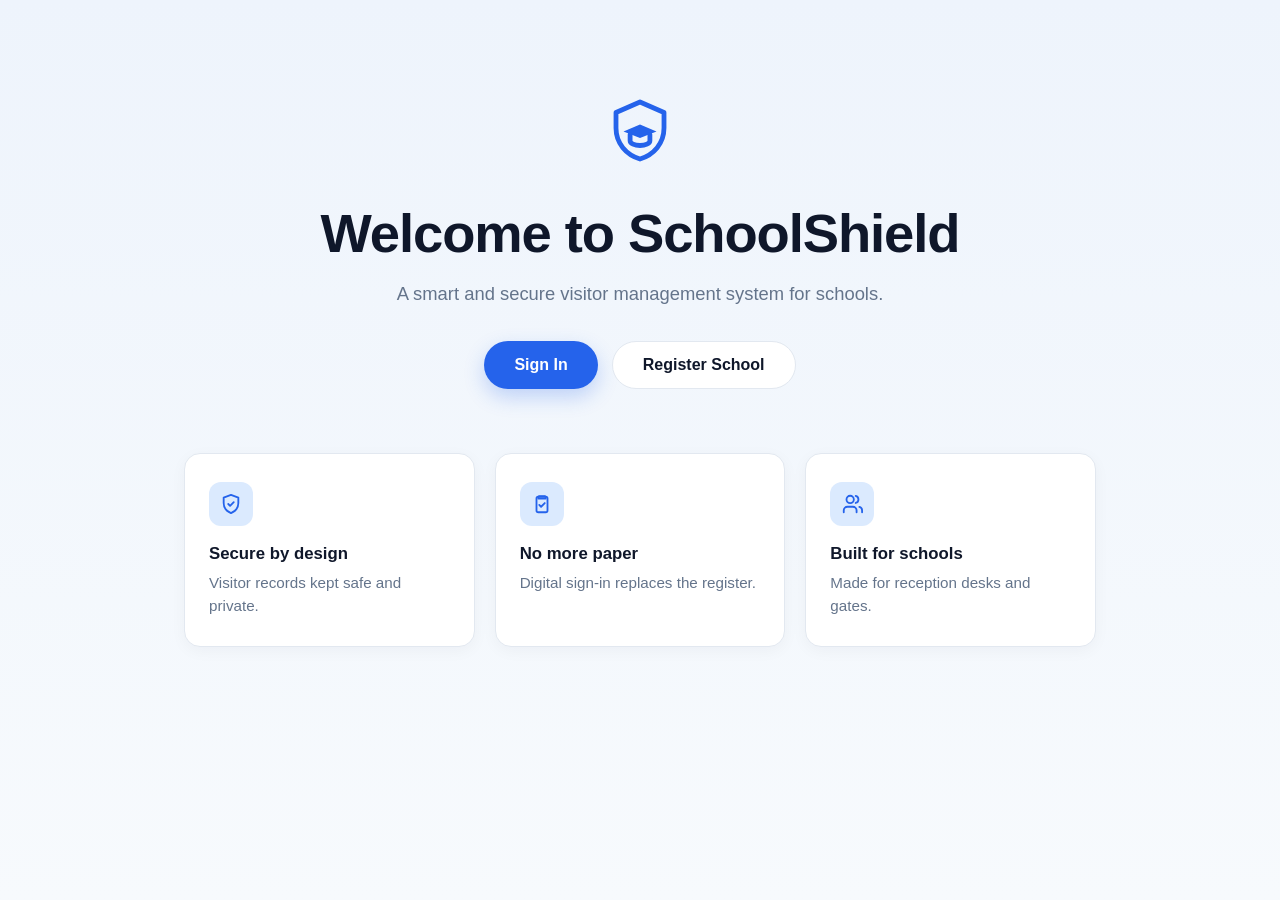
<file: index.html>
<!DOCTYPE html>
<html lang="en">
<head>
<meta charset="UTF-8">
<meta name="viewport" content="width=device-width, initial-scale=1.0">
<title>SchoolShield — Visitor Management for Schools</title>
<link rel="stylesheet" href="stylesheet.css">
</head>
<body>

<div class="wrap">
  <div class="logo">
    <svg width="72" height="72" viewBox="0 0 24 24" fill="none" stroke="#2563eb" stroke-width="1.6" stroke-linecap="round" stroke-linejoin="round">
      <path d="M12 2 4 5.5v5.2c0 5.1 3.4 8.9 8 10.3 4.6-1.4 8-5.2 8-10.3V5.5L12 2z"/>
      <path d="M12 9.5 6.5 11.8 12 14l5.5-2.2L12 9.5z" fill="#2563eb" stroke="none"/>
      <path d="M8.7 12.8v2.1c0 .9 1.5 1.6 3.3 1.6s3.3-.7 3.3-1.6v-2.1" fill="none"/>
    </svg>
  </div>

  <h1>Welcome to SchoolShield</h1>
  <p class="subtitle">A smart and secure visitor management system for schools.</p>

  <div class="actions">
    <button class="btn btn-primary" id="signInBtn">Sign In</button>
    <button class="btn btn-secondary" id="registerBtn">Register School</button>
  </div>

  <div class="cards">
    <div class="card">
      <div class="card-icon">
        <svg width="22" height="22" viewBox="0 0 24 24" fill="none" stroke="currentColor" stroke-width="2" stroke-linecap="round" stroke-linejoin="round">
          <path d="M12 2 4 5v6c0 5 3.4 9 8 11 4.6-2 8-6 8-11V5l-8-3z"/>
          <path d="M9 12l2 2 4-4"/>
        </svg>
      </div>
      <h3>Secure by design</h3>
      <p>Visitor records kept safe and private.</p>
    </div>

    <div class="card">
      <div class="card-icon">
        <svg width="22" height="22" viewBox="0 0 24 24" fill="none" stroke="currentColor" stroke-width="2" stroke-linecap="round" stroke-linejoin="round">
          <rect x="6" y="4" width="12" height="17" rx="2"/>
          <path d="M9 3.5h6a1 1 0 0 1 1 1V6H8V4.5a1 1 0 0 1 1-1z"/>
          <path d="M9 13l2 2 4-4"/>
        </svg>
      </div>
      <h3>No more paper</h3>
      <p>Digital sign-in replaces the register.</p>
    </div>

    <div class="card">
      <div class="card-icon">
        <svg width="22" height="22" viewBox="0 0 24 24" fill="none" stroke="currentColor" stroke-width="2" stroke-linecap="round" stroke-linejoin="round">
          <path d="M17 21v-2a4 4 0 0 0-4-4H7a4 4 0 0 0-4 4v2"/>
          <circle cx="10" cy="7" r="4"/>
          <path d="M23 21v-2a4 4 0 0 0-3-3.87"/>
          <path d="M16 3.13a4 4 0 0 1 0 7.75"/>
        </svg>
      </div>
      <h3>Built for schools</h3>
      <p>Made for reception desks and gates.</p>
    </div>
  </div>
</div>

<script src="main.js"></script>
</body>
</html>
</file>
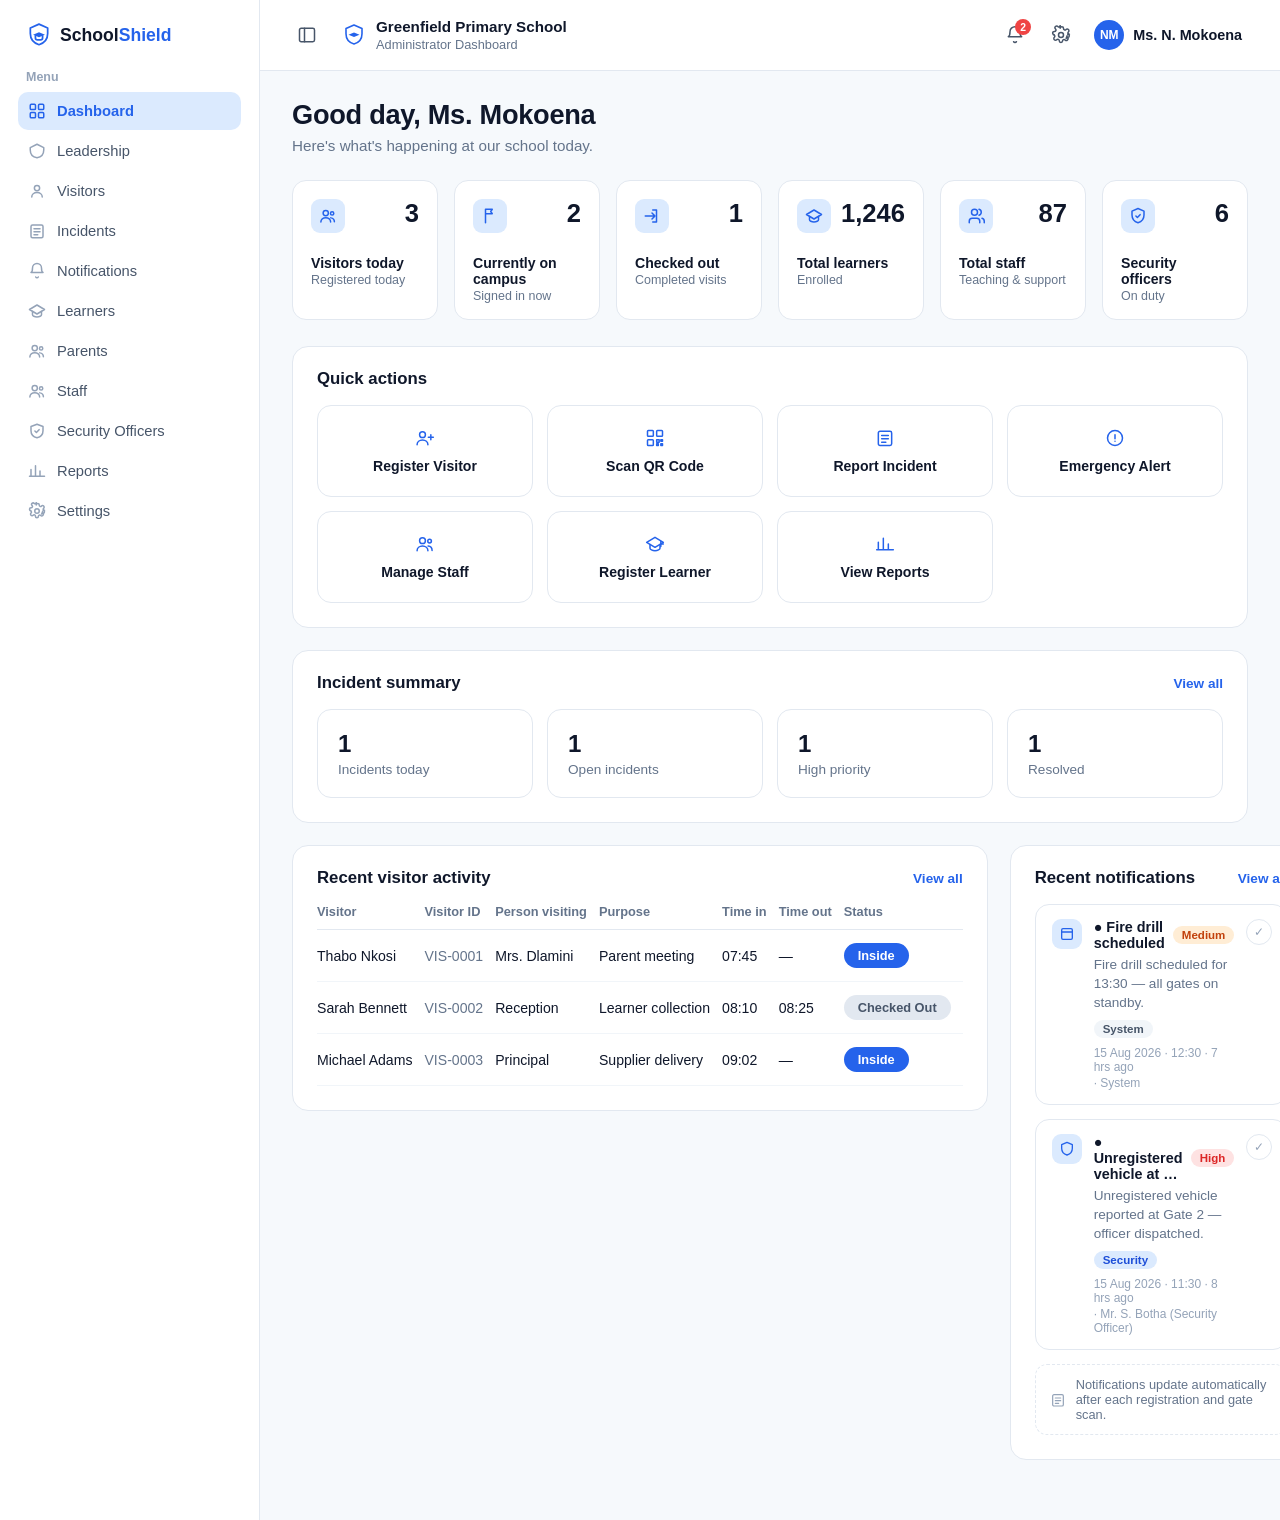
<file: dashboard.html>
<!DOCTYPE html>
<html lang="en">
<head>
<meta charset="UTF-8">
<meta name="viewport" content="width=device-width, initial-scale=1.0">
<title>Dashboard — SchoolShield</title>
<link rel="stylesheet" href="stylesheet.css">
<link rel="stylesheet" href="dashboard.css">
</head>
<body>

<div class="dash-layout">

  <aside class="sidebar" id="sidebar">
    <a href="index.html" class="sidebar-brand">
      <svg width="26" height="26" viewBox="0 0 24 24" fill="none" stroke="#2563eb" stroke-width="1.6" stroke-linecap="round" stroke-linejoin="round">
        <path d="M12 2 4 5.5v5.2c0 5.1 3.4 8.9 8 10.3 4.6-1.4 8-5.2 8-10.3V5.5L12 2z"/>
        <path d="M12 9.5 6.5 11.8 12 14l5.5-2.2L12 9.5z" fill="#2563eb" stroke="none"/>
        <path d="M8.7 12.8v2.1c0 .9 1.5 1.6 3.3 1.6s3.3-.7 3.3-1.6v-2.1" fill="none"/>
      </svg>
      <span>School<span class="accent">Shield</span></span>
    </a>

    <div class="sidebar-label">Menu</div>

    <nav class="sidebar-nav">
      <a href="dashboard.html" class="nav-item active">
        <svg width="18" height="18" viewBox="0 0 24 24" fill="none" stroke="currentColor" stroke-width="2" stroke-linecap="round" stroke-linejoin="round"><rect x="3" y="3" width="7" height="7" rx="1.5"/><rect x="14" y="3" width="7" height="7" rx="1.5"/><rect x="3" y="14" width="7" height="7" rx="1.5"/><rect x="14" y="14" width="7" height="7" rx="1.5"/></svg>
        Dashboard
      </a>
      <a href="leadership.html" class="nav-item">
        <svg width="18" height="18" viewBox="0 0 24 24" fill="none" stroke="currentColor" stroke-width="2" stroke-linecap="round" stroke-linejoin="round"><path d="M12 3 3 7.5v3C3 16 6.8 20 12 21c5.2-1 9-5 9-10.5v-3L12 3z"/></svg>
        Leadership
      </a>
      <a href="visitors.html" class="nav-item">
        <svg width="18" height="18" viewBox="0 0 24 24" fill="none" stroke="currentColor" stroke-width="2" stroke-linecap="round" stroke-linejoin="round"><circle cx="12" cy="8" r="3.5"/><path d="M5 20c0-3.5 3-6 7-6s7 2.5 7 6"/></svg>
        Visitors
      </a>
      <a href="incidents.html" class="nav-item">
        <svg width="18" height="18" viewBox="0 0 24 24" fill="none" stroke="currentColor" stroke-width="2" stroke-linecap="round" stroke-linejoin="round"><rect x="4" y="4" width="16" height="17" rx="2"/><path d="M8 9h8M8 13h8M8 17h5"/></svg>
        Incidents
      </a>
      <a href="notifications.html" class="nav-item">
        <svg width="18" height="18" viewBox="0 0 24 24" fill="none" stroke="currentColor" stroke-width="2" stroke-linecap="round" stroke-linejoin="round"><path d="M18 8a6 6 0 0 0-12 0c0 5-2 6-2 6h16s-2-1-2-6"/><path d="M10.3 20a1.9 1.9 0 0 0 3.4 0"/></svg>
        Notifications
      </a>
      <a href="#" class="nav-item">
        <svg width="18" height="18" viewBox="0 0 24 24" fill="none" stroke="currentColor" stroke-width="2" stroke-linecap="round" stroke-linejoin="round"><path d="M22 10 12 4 2 10l10 6 10-6z"/><path d="M6 12.5V17c0 1.4 2.7 3 6 3s6-1.6 6-3v-4.5"/></svg>
        Learners
      </a>
      <a href="#" class="nav-item">
        <svg width="18" height="18" viewBox="0 0 24 24" fill="none" stroke="currentColor" stroke-width="2" stroke-linecap="round" stroke-linejoin="round"><circle cx="9" cy="8" r="3.5"/><path d="M2.5 20c0-3.3 2.9-5.7 6.5-5.7s6.5 2.4 6.5 5.7"/><circle cx="17.5" cy="8.5" r="2.2"/><path d="M15.7 14.5c2.6.3 4.8 2.4 4.8 5.2"/></svg>
        Parents
      </a>
      <a href="#" class="nav-item">
        <svg width="18" height="18" viewBox="0 0 24 24" fill="none" stroke="currentColor" stroke-width="2" stroke-linecap="round" stroke-linejoin="round"><circle cx="9" cy="8" r="3.5"/><path d="M2.5 20c0-3.3 2.9-5.7 6.5-5.7s6.5 2.4 6.5 5.7"/><circle cx="17.5" cy="8.5" r="2.2"/><path d="M15.7 14.5c2.6.3 4.8 2.4 4.8 5.2"/></svg>
        Staff
      </a>
      <a href="#" class="nav-item">
        <svg width="18" height="18" viewBox="0 0 24 24" fill="none" stroke="currentColor" stroke-width="2" stroke-linecap="round" stroke-linejoin="round"><path d="M12 3 4 6v5.5c0 4.7 3.2 8.3 8 9.5 4.8-1.2 8-4.8 8-9.5V6l-8-3z"/><path d="M9.2 12l2 2 3.6-3.8"/></svg>
        Security Officers
      </a>
      <a href="#" class="nav-item">
        <svg width="18" height="18" viewBox="0 0 24 24" fill="none" stroke="currentColor" stroke-width="2" stroke-linecap="round" stroke-linejoin="round"><path d="M4 19V10M10 19V5M16 19v-7M22 19H2"/></svg>
        Reports
      </a>
      <a href="settings.html" class="nav-item">
        <svg width="18" height="18" viewBox="0 0 24 24" fill="none" stroke="currentColor" stroke-width="2" stroke-linecap="round" stroke-linejoin="round"><circle cx="12" cy="12" r="3"/><path d="M19.4 13a1.7 1.7 0 0 0 .3 1.9l.1.1a2 2 0 1 1-2.9 2.9l-.1-.1a1.7 1.7 0 0 0-1.9-.3 1.7 1.7 0 0 0-1 1.6V19a2 2 0 1 1-4 0v-.2a1.7 1.7 0 0 0-1-1.6 1.7 1.7 0 0 0-1.9.3l-.1.1a2 2 0 1 1-2.9-2.9l.1-.1a1.7 1.7 0 0 0 .3-1.9 1.7 1.7 0 0 0-1.6-1H4a2 2 0 1 1 0-4h.2a1.7 1.7 0 0 0 1.6-1 1.7 1.7 0 0 0-.3-1.9l-.1-.1a2 2 0 1 1 2.9-2.9l.1.1a1.7 1.7 0 0 0 1.9.3H10a1.7 1.7 0 0 0 1-1.6V4a2 2 0 1 1 4 0v.2a1.7 1.7 0 0 0 1 1.6 1.7 1.7 0 0 0 1.9-.3l.1-.1a2 2 0 1 1 2.9 2.9l-.1.1a1.7 1.7 0 0 0-.3 1.9V10a1.7 1.7 0 0 0 1.6 1H20a2 2 0 1 1 0 4h-.2a1.7 1.7 0 0 0-1.6 1z"/></svg>
        Settings
      </a>
    </nav>
  </aside>

  <div class="dash-main">

    <header class="dash-topbar">
      <button class="icon-btn" id="sidebarToggle" aria-label="Toggle sidebar">
        <svg width="20" height="20" viewBox="0 0 24 24" fill="none" stroke="currentColor" stroke-width="1.8" stroke-linecap="round" stroke-linejoin="round"><rect x="3" y="4" width="18" height="16" rx="2"/><path d="M9 4v16"/></svg>
      </button>

      <div class="topbar-school">
        <svg width="24" height="24" viewBox="0 0 24 24" fill="none" stroke="#2563eb" stroke-width="1.6" stroke-linecap="round" stroke-linejoin="round">
          <path d="M12 2 4 5.5v5.2c0 5.1 3.4 8.9 8 10.3 4.6-1.4 8-5.2 8-10.3V5.5L12 2z"/>
          <path d="M12 9.5 6.5 11.8 12 14l5.5-2.2L12 9.5z" fill="#2563eb" stroke="none"/>
        </svg>
        <div>
          <div class="school-name">Greenfield Primary School</div>
          <div class="school-role">Administrator Dashboard</div>
        </div>
      </div>

      <div class="topbar-actions">
        <a class="icon-btn" href="notifications.html" aria-label="Notifications">
          <svg width="20" height="20" viewBox="0 0 24 24" fill="none" stroke="currentColor" stroke-width="1.8" stroke-linecap="round" stroke-linejoin="round"><path d="M18 8a6 6 0 0 0-12 0c0 5-2 6-2 6h16s-2-1-2-6"/><path d="M10.3 20a1.9 1.9 0 0 0 3.4 0"/></svg>
          <span class="badge">2</span>
        </a>
        <a class="icon-btn" href="settings.html" aria-label="Settings">
          <svg width="20" height="20" viewBox="0 0 24 24" fill="none" stroke="currentColor" stroke-width="1.8" stroke-linecap="round" stroke-linejoin="round"><circle cx="12" cy="12" r="3"/><path d="M19.4 13a1.7 1.7 0 0 0 .3 1.9l.1.1a2 2 0 1 1-2.9 2.9l-.1-.1a1.7 1.7 0 0 0-1.9-.3 1.7 1.7 0 0 0-1 1.6V19a2 2 0 1 1-4 0v-.2a1.7 1.7 0 0 0-1-1.6 1.7 1.7 0 0 0-1.9.3l-.1.1a2 2 0 1 1-2.9-2.9l.1-.1a1.7 1.7 0 0 0 .3-1.9 1.7 1.7 0 0 0-1.6-1H4a2 2 0 1 1 0-4h.2a1.7 1.7 0 0 0 1.6-1 1.7 1.7 0 0 0-.3-1.9l-.1-.1a2 2 0 1 1 2.9-2.9l.1.1a1.7 1.7 0 0 0 1.9.3H10a1.7 1.7 0 0 0 1-1.6V4a2 2 0 1 1 4 0v.2a1.7 1.7 0 0 0 1 1.6 1.7 1.7 0 0 0 1.9-.3l.1-.1a2 2 0 1 1 2.9 2.9l-.1.1a1.7 1.7 0 0 0-.3 1.9V10a1.7 1.7 0 0 0 1.6 1H20a2 2 0 1 1 0 4h-.2a1.7 1.7 0 0 0-1.6 1z"/></svg>
        </a>
        <a href="profile.html" class="user-chip" aria-label="Open profile page" style="text-decoration: none;">
          <div class="avatar">NM</div>
          <span>Ms. N. Mokoena</span>
        </a>
      </div>
    </header>

    <main class="dash-content">
      <h1>Good day, Ms. Mokoena</h1>
      <p class="dash-subtitle">Here's what's happening at our school today.</p>

      <div class="stat-grid">
        <div class="stat-card">
          <div class="stat-icon"><svg width="18" height="18" viewBox="0 0 24 24" fill="none" stroke="currentColor" stroke-width="2" stroke-linecap="round" stroke-linejoin="round"><circle cx="9" cy="8" r="3.5"/><path d="M2.5 20c0-3.3 2.9-5.7 6.5-5.7s6.5 2.4 6.5 5.7"/><circle cx="17.5" cy="8.5" r="2.2"/><path d="M15.7 14.5c2.6.3 4.8 2.4 4.8 5.2"/></svg></div>
          <div class="stat-num">3</div>
          <div class="stat-title">Visitors today</div>
          <div class="stat-sub">Registered today</div>
        </div>
        <div class="stat-card">
          <div class="stat-icon"><svg width="18" height="18" viewBox="0 0 24 24" fill="none" stroke="currentColor" stroke-width="2" stroke-linecap="round" stroke-linejoin="round"><path d="M6 3v18M6 3h9l-2 3 2 3H6"/></svg></div>
          <div class="stat-num">2</div>
          <div class="stat-title">Currently on campus</div>
          <div class="stat-sub">Signed in now</div>
        </div>
        <div class="stat-card">
          <div class="stat-icon"><svg width="18" height="18" viewBox="0 0 24 24" fill="none" stroke="currentColor" stroke-width="2" stroke-linecap="round" stroke-linejoin="round"><path d="M13 4h5v16h-5"/><path d="M3 12h13M12 8l4 4-4 4"/></svg></div>
          <div class="stat-num">1</div>
          <div class="stat-title">Checked out</div>
          <div class="stat-sub">Completed visits</div>
        </div>
        <div class="stat-card">
          <div class="stat-icon"><svg width="18" height="18" viewBox="0 0 24 24" fill="none" stroke="currentColor" stroke-width="2" stroke-linecap="round" stroke-linejoin="round"><path d="M22 10 12 4 2 10l10 6 10-6z"/><path d="M6 12.5V17c0 1.4 2.7 3 6 3s6-1.6 6-3v-4.5"/></svg></div>
          <div class="stat-num">1,246</div>
          <div class="stat-title">Total learners</div>
          <div class="stat-sub">Enrolled</div>
        </div>
        <div class="stat-card">
          <div class="stat-icon"><svg width="18" height="18" viewBox="0 0 24 24" fill="none" stroke="currentColor" stroke-width="2" stroke-linecap="round" stroke-linejoin="round"><path d="M17 21v-2a4 4 0 0 0-4-4H7a4 4 0 0 0-4 4v2"/><circle cx="10" cy="7" r="4"/><path d="M23 21v-2a4 4 0 0 0-3-3.87"/><path d="M16 3.13a4 4 0 0 1 0 7.75"/></svg></div>
          <div class="stat-num">87</div>
          <div class="stat-title">Total staff</div>
          <div class="stat-sub">Teaching &amp; support</div>
        </div>
        <div class="stat-card">
          <div class="stat-icon"><svg width="18" height="18" viewBox="0 0 24 24" fill="none" stroke="currentColor" stroke-width="2" stroke-linecap="round" stroke-linejoin="round"><path d="M12 2 4 5.5v5.2c0 5.1 3.4 8.9 8 10.3 4.6-1.4 8-5.2 8-10.3V5.5L12 2z"/><path d="M9.2 12l2 2 3.6-3.8"/></svg></div>
          <div class="stat-num">6</div>
          <div class="stat-title">Security officers</div>
          <div class="stat-sub">On duty</div>
        </div>
      </div>

      <section class="panel">
        <h2>Quick actions</h2>
        <div class="quick-grid">
          <button class="quick-btn">
            <svg width="20" height="20" viewBox="0 0 24 24" fill="none" stroke="currentColor" stroke-width="1.8" stroke-linecap="round" stroke-linejoin="round"><circle cx="9" cy="8" r="3.5"/><path d="M2.5 20c0-3.3 2.9-5.7 6.5-5.7s6.5 2.4 6.5 5.7"/><path d="M19 8v6M22 11h-6"/></svg>
            Register Visitor
          </button>
          <button class="quick-btn">
            <svg width="20" height="20" viewBox="0 0 24 24" fill="none" stroke="currentColor" stroke-width="1.8" stroke-linecap="round" stroke-linejoin="round"><rect x="3" y="3" width="7" height="7" rx="1"/><rect x="14" y="3" width="7" height="7" rx="1"/><rect x="3" y="14" width="7" height="7" rx="1"/><path d="M14 14h3v3h-3zM19 14h2v2h-2zM14 19h2v2h-2zM19 19h2v2h-2z"/></svg>
            Scan QR Code
          </button>
          <button class="quick-btn">
            <svg width="20" height="20" viewBox="0 0 24 24" fill="none" stroke="currentColor" stroke-width="1.8" stroke-linecap="round" stroke-linejoin="round"><rect x="4" y="4" width="16" height="17" rx="2"/><path d="M8 9h8M8 13h8M8 17h5"/></svg>
            Report Incident
          </button>
          <button class="quick-btn">
            <svg width="20" height="20" viewBox="0 0 24 24" fill="none" stroke="currentColor" stroke-width="1.8" stroke-linecap="round" stroke-linejoin="round"><circle cx="12" cy="12" r="9"/><path d="M12 8v5M12 16h.01"/></svg>
            Emergency Alert
          </button>
          <button class="quick-btn">
            <svg width="20" height="20" viewBox="0 0 24 24" fill="none" stroke="currentColor" stroke-width="1.8" stroke-linecap="round" stroke-linejoin="round"><circle cx="9" cy="8" r="3.5"/><path d="M2.5 20c0-3.3 2.9-5.7 6.5-5.7s6.5 2.4 6.5 5.7"/><circle cx="17.5" cy="8.5" r="2.2"/><path d="M15.7 14.5c2.6.3 4.8 2.4 4.8 5.2"/></svg>
            Manage Staff
          </button>
          <button class="quick-btn">
            <svg width="20" height="20" viewBox="0 0 24 24" fill="none" stroke="currentColor" stroke-width="1.8" stroke-linecap="round" stroke-linejoin="round"><path d="M22 10 12 4 2 10l10 6 10-6z"/><path d="M6 12.5V17c0 1.4 2.7 3 6 3s6-1.6 6-3v-4.5"/><path d="M19 9v6M22 12h-2"/></svg>
            Register Learner
          </button>
          <button class="quick-btn">
            <svg width="20" height="20" viewBox="0 0 24 24" fill="none" stroke="currentColor" stroke-width="1.8" stroke-linecap="round" stroke-linejoin="round"><path d="M4 19V10M10 19V5M16 19v-7M22 19H2"/></svg>
            View Reports
          </button>
        </div>
      </section>

      <section class="panel">
        <div class="panel-header">
          <h2>Incident summary</h2>
          <a href="#" class="view-all">View all</a>
        </div>
        <div class="incident-grid">
          <div class="incident-card">
            <div class="incident-num">1</div>
            <div class="incident-label">Incidents today</div>
          </div>
          <div class="incident-card">
            <div class="incident-num">1</div>
            <div class="incident-label">Open incidents</div>
          </div>
          <div class="incident-card">
            <div class="incident-num">1</div>
            <div class="incident-label">High priority</div>
          </div>
          <div class="incident-card">
            <div class="incident-num">1</div>
            <div class="incident-label">Resolved</div>
          </div>
        </div>
      </section>

      <div class="two-col">
        <section class="panel">
          <div class="panel-header">
            <h2>Recent visitor activity</h2>
            <a href="#" class="view-all">View all</a>
          </div>
          <div class="table-scroll">
            <table class="data-table">
              <thead>
                <tr>
                  <th>Visitor</th>
                  <th>Visitor ID</th>
                  <th>Person visiting</th>
                  <th>Purpose</th>
                  <th>Time in</th>
                  <th>Time out</th>
                  <th>Status</th>
                </tr>
              </thead>
              <tbody>
                <tr>
                  <td>Thabo Nkosi</td>
                  <td class="muted">VIS-0001</td>
                  <td>Mrs. Dlamini</td>
                  <td>Parent meeting</td>
                  <td>07:45</td>
                  <td>—</td>
                  <td><span class="pill pill-inside">Inside</span></td>
                </tr>
                <tr>
                  <td>Sarah Bennett</td>
                  <td class="muted">VIS-0002</td>
                  <td>Reception</td>
                  <td>Learner collection</td>
                  <td>08:10</td>
                  <td>08:25</td>
                  <td><span class="pill pill-out">Checked Out</span></td>
                </tr>
                <tr>
                  <td>Michael Adams</td>
                  <td class="muted">VIS-0003</td>
                  <td>Principal</td>
                  <td>Supplier delivery</td>
                  <td>09:02</td>
                  <td>—</td>
                  <td><span class="pill pill-inside">Inside</span></td>
                </tr>
              </tbody>
            </table>
          </div>
        </section>

        <section class="panel">
          <div class="panel-header">
            <h2>Recent notifications</h2>
            <a href="#" class="view-all">View all</a>
          </div>
          <div class="notif-list">
            <div class="notif-item">
              <div class="notif-icon"><svg width="16" height="16" viewBox="0 0 24 24" fill="none" stroke="currentColor" stroke-width="2" stroke-linecap="round" stroke-linejoin="round"><rect x="4" y="4" width="16" height="16" rx="2"/><path d="M4 9h16"/></svg></div>
              <div class="notif-body">
                <div class="notif-top">
                  <span class="notif-title">● Fire drill scheduled</span>
                  <span class="tag tag-medium">Medium</span>
                </div>
                <p class="notif-text">Fire drill scheduled for 13:30 — all gates on standby.</p>
                <div class="notif-meta">
                  <span class="tag tag-system">System</span>
                  <span>15 Aug 2026 · 12:30 · 7 hrs ago</span>
                </div>
                <div class="notif-author">· System</div>
              </div>
              <button class="notif-check" aria-label="Acknowledge">✓</button>
            </div>

            <div class="notif-item">
              <div class="notif-icon"><svg width="16" height="16" viewBox="0 0 24 24" fill="none" stroke="currentColor" stroke-width="2" stroke-linecap="round" stroke-linejoin="round"><path d="M12 2 4 5.5v5.2c0 5.1 3.4 8.9 8 10.3 4.6-1.4 8-5.2 8-10.3V5.5L12 2z"/></svg></div>
              <div class="notif-body">
                <div class="notif-top">
                  <span class="notif-title">● Unregistered vehicle at …</span>
                  <span class="tag tag-high">High</span>
                </div>
                <p class="notif-text">Unregistered vehicle reported at Gate 2 — officer dispatched.</p>
                <div class="notif-meta">
                  <span class="tag tag-security">Security</span>
                  <span>15 Aug 2026 · 11:30 · 8 hrs ago</span>
                </div>
                <div class="notif-author">· Mr. S. Botha (Security Officer)</div>
              </div>
              <button class="notif-check" aria-label="Acknowledge">✓</button>
            </div>

            <div class="notif-hint">
              <svg width="16" height="16" viewBox="0 0 24 24" fill="none" stroke="currentColor" stroke-width="1.8" stroke-linecap="round" stroke-linejoin="round"><rect x="4" y="4" width="16" height="17" rx="2"/><path d="M8 9h8M8 13h8M8 17h5"/></svg>
              Notifications update automatically after each registration and gate scan.
            </div>
          </div>
        </section>
      </div>

    </main>
  </div>
</div>

<script src="dashboard.js"></script>
</body>
</html>
</file>
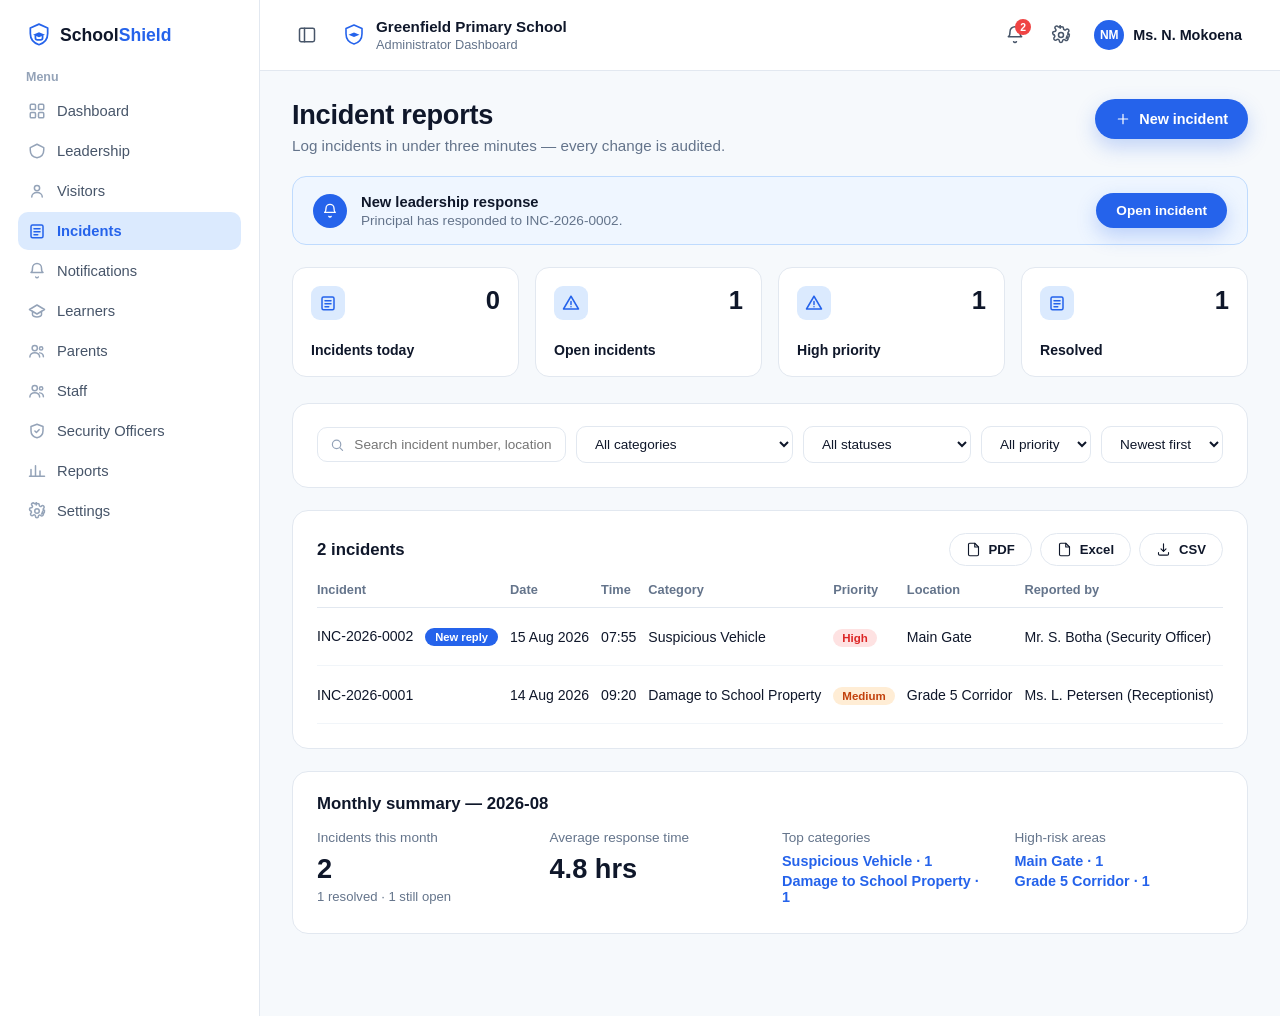
<file: incidents.html>
<!DOCTYPE html>
<html lang="en">
<head>
<meta charset="UTF-8">
<meta name="viewport" content="width=device-width, initial-scale=1.0">
<title>Incident reports — SchoolShield</title>
<link rel="stylesheet" href="stylesheet.css">
<link rel="stylesheet" href="dashboard.css">
<link rel="stylesheet" href="leadership.css">
<link rel="stylesheet" href="visitors.css">
<link rel="stylesheet" href="incidents.css">
</head>
<body>

<div class="dash-layout">

  <aside class="sidebar" id="sidebar">
    <a href="index.html" class="sidebar-brand">
      <svg width="26" height="26" viewBox="0 0 24 24" fill="none" stroke="#2563eb" stroke-width="1.6" stroke-linecap="round" stroke-linejoin="round">
        <path d="M12 2 4 5.5v5.2c0 5.1 3.4 8.9 8 10.3 4.6-1.4 8-5.2 8-10.3V5.5L12 2z"/>
        <path d="M12 9.5 6.5 11.8 12 14l5.5-2.2L12 9.5z" fill="#2563eb" stroke="none"/>
        <path d="M8.7 12.8v2.1c0 .9 1.5 1.6 3.3 1.6s3.3-.7 3.3-1.6v-2.1" fill="none"/>
      </svg>
      <span>School<span class="accent">Shield</span></span>
    </a>

    <div class="sidebar-label">Menu</div>

    <nav class="sidebar-nav">
      <a href="dashboard.html" class="nav-item">
        <svg width="18" height="18" viewBox="0 0 24 24" fill="none" stroke="currentColor" stroke-width="2" stroke-linecap="round" stroke-linejoin="round"><rect x="3" y="3" width="7" height="7" rx="1.5"/><rect x="14" y="3" width="7" height="7" rx="1.5"/><rect x="3" y="14" width="7" height="7" rx="1.5"/><rect x="14" y="14" width="7" height="7" rx="1.5"/></svg>
        Dashboard
      </a>
      <a href="leadership.html" class="nav-item">
        <svg width="18" height="18" viewBox="0 0 24 24" fill="none" stroke="currentColor" stroke-width="2" stroke-linecap="round" stroke-linejoin="round"><path d="M12 3 3 7.5v3C3 16 6.8 20 12 21c5.2-1 9-5 9-10.5v-3L12 3z"/></svg>
        Leadership
      </a>
      <a href="visitors.html" class="nav-item">
        <svg width="18" height="18" viewBox="0 0 24 24" fill="none" stroke="currentColor" stroke-width="2" stroke-linecap="round" stroke-linejoin="round"><circle cx="12" cy="8" r="3.5"/><path d="M5 20c0-3.5 3-6 7-6s7 2.5 7 6"/></svg>
        Visitors
      </a>
      <a href="#" class="nav-item active">
        <svg width="18" height="18" viewBox="0 0 24 24" fill="none" stroke="currentColor" stroke-width="2" stroke-linecap="round" stroke-linejoin="round"><rect x="4" y="4" width="16" height="17" rx="2"/><path d="M8 9h8M8 13h8M8 17h5"/></svg>
        Incidents
      </a>
      <a href="notifications.html" class="nav-item">
        <svg width="18" height="18" viewBox="0 0 24 24" fill="none" stroke="currentColor" stroke-width="2" stroke-linecap="round" stroke-linejoin="round"><path d="M18 8a6 6 0 0 0-12 0c0 5-2 6-2 6h16s-2-1-2-6"/><path d="M10.3 20a1.9 1.9 0 0 0 3.4 0"/></svg>
        Notifications
      </a>
      <a href="#" class="nav-item">
        <svg width="18" height="18" viewBox="0 0 24 24" fill="none" stroke="currentColor" stroke-width="2" stroke-linecap="round" stroke-linejoin="round"><path d="M22 10 12 4 2 10l10 6 10-6z"/><path d="M6 12.5V17c0 1.4 2.7 3 6 3s6-1.6 6-3v-4.5"/></svg>
        Learners
      </a>
      <a href="#" class="nav-item">
        <svg width="18" height="18" viewBox="0 0 24 24" fill="none" stroke="currentColor" stroke-width="2" stroke-linecap="round" stroke-linejoin="round"><circle cx="9" cy="8" r="3.5"/><path d="M2.5 20c0-3.3 2.9-5.7 6.5-5.7s6.5 2.4 6.5 5.7"/><circle cx="17.5" cy="8.5" r="2.2"/><path d="M15.7 14.5c2.6.3 4.8 2.4 4.8 5.2"/></svg>
        Parents
      </a>
      <a href="#" class="nav-item">
        <svg width="18" height="18" viewBox="0 0 24 24" fill="none" stroke="currentColor" stroke-width="2" stroke-linecap="round" stroke-linejoin="round"><circle cx="9" cy="8" r="3.5"/><path d="M2.5 20c0-3.3 2.9-5.7 6.5-5.7s6.5 2.4 6.5 5.7"/><circle cx="17.5" cy="8.5" r="2.2"/><path d="M15.7 14.5c2.6.3 4.8 2.4 4.8 5.2"/></svg>
        Staff
      </a>
      <a href="#" class="nav-item">
        <svg width="18" height="18" viewBox="0 0 24 24" fill="none" stroke="currentColor" stroke-width="2" stroke-linecap="round" stroke-linejoin="round"><path d="M12 3 4 6v5.5c0 4.7 3.2 8.3 8 9.5 4.8-1.2 8-4.8 8-9.5V6l-8-3z"/><path d="M9.2 12l2 2 3.6-3.8"/></svg>
        Security Officers
      </a>
      <a href="#" class="nav-item">
        <svg width="18" height="18" viewBox="0 0 24 24" fill="none" stroke="currentColor" stroke-width="2" stroke-linecap="round" stroke-linejoin="round"><path d="M4 19V10M10 19V5M16 19v-7M22 19H2"/></svg>
        Reports
      </a>
      <a href="#" class="nav-item">
        <svg width="18" height="18" viewBox="0 0 24 24" fill="none" stroke="currentColor" stroke-width="2" stroke-linecap="round" stroke-linejoin="round"><circle cx="12" cy="12" r="3"/><path d="M19.4 13a1.7 1.7 0 0 0 .3 1.9l.1.1a2 2 0 1 1-2.9 2.9l-.1-.1a1.7 1.7 0 0 0-1.9-.3 1.7 1.7 0 0 0-1 1.6V19a2 2 0 1 1-4 0v-.2a1.7 1.7 0 0 0-1-1.6 1.7 1.7 0 0 0-1.9.3l-.1.1a2 2 0 1 1-2.9-2.9l.1-.1a1.7 1.7 0 0 0 .3-1.9 1.7 1.7 0 0 0-1.6-1H4a2 2 0 1 1 0-4h.2a1.7 1.7 0 0 0 1.6-1 1.7 1.7 0 0 0-.3-1.9l-.1-.1a2 2 0 1 1 2.9-2.9l.1.1a1.7 1.7 0 0 0 1.9.3H10a1.7 1.7 0 0 0 1-1.6V4a2 2 0 1 1 4 0v.2a1.7 1.7 0 0 0 1 1.6 1.7 1.7 0 0 0 1.9-.3l.1-.1a2 2 0 1 1 2.9 2.9l-.1.1a1.7 1.7 0 0 0-.3 1.9V10a1.7 1.7 0 0 0 1.6 1H20a2 2 0 1 1 0 4h-.2a1.7 1.7 0 0 0-1.6 1z"/></svg>
        Settings
      </a>
    </nav>
  </aside>

  <div class="dash-main">

    <header class="dash-topbar">
      <button class="icon-btn" id="sidebarToggle" aria-label="Toggle sidebar">
        <svg width="20" height="20" viewBox="0 0 24 24" fill="none" stroke="currentColor" stroke-width="1.8" stroke-linecap="round" stroke-linejoin="round"><rect x="3" y="4" width="18" height="16" rx="2"/><path d="M9 4v16"/></svg>
      </button>

      <div class="topbar-school">
        <svg width="24" height="24" viewBox="0 0 24 24" fill="none" stroke="#2563eb" stroke-width="1.6" stroke-linecap="round" stroke-linejoin="round">
          <path d="M12 2 4 5.5v5.2c0 5.1 3.4 8.9 8 10.3 4.6-1.4 8-5.2 8-10.3V5.5L12 2z"/>
          <path d="M12 9.5 6.5 11.8 12 14l5.5-2.2L12 9.5z" fill="#2563eb" stroke="none"/>
        </svg>
        <div>
          <div class="school-name">Greenfield Primary School</div>
          <div class="school-role">Administrator Dashboard</div>
        </div>
      </div>

      <div class="topbar-actions">
        <button class="icon-btn" aria-label="Notifications">
          <svg width="20" height="20" viewBox="0 0 24 24" fill="none" stroke="currentColor" stroke-width="1.8" stroke-linecap="round" stroke-linejoin="round"><path d="M18 8a6 6 0 0 0-12 0c0 5-2 6-2 6h16s-2-1-2-6"/><path d="M10.3 20a1.9 1.9 0 0 0 3.4 0"/></svg>
          <span class="badge">2</span>
        </button>
        <button class="icon-btn" aria-label="Settings">
          <svg width="20" height="20" viewBox="0 0 24 24" fill="none" stroke="currentColor" stroke-width="1.8" stroke-linecap="round" stroke-linejoin="round"><circle cx="12" cy="12" r="3"/><path d="M19.4 13a1.7 1.7 0 0 0 .3 1.9l.1.1a2 2 0 1 1-2.9 2.9l-.1-.1a1.7 1.7 0 0 0-1.9-.3 1.7 1.7 0 0 0-1 1.6V19a2 2 0 1 1-4 0v-.2a1.7 1.7 0 0 0-1-1.6 1.7 1.7 0 0 0-1.9.3l-.1.1a2 2 0 1 1-2.9-2.9l.1-.1a1.7 1.7 0 0 0 .3-1.9 1.7 1.7 0 0 0-1.6-1H4a2 2 0 1 1 0-4h.2a1.7 1.7 0 0 0 1.6-1 1.7 1.7 0 0 0-.3-1.9l-.1-.1a2 2 0 1 1 2.9-2.9l.1.1a1.7 1.7 0 0 0 1.9.3H10a1.7 1.7 0 0 0 1-1.6V4a2 2 0 1 1 4 0v.2a1.7 1.7 0 0 0 1 1.6 1.7 1.7 0 0 0 1.9-.3l.1-.1a2 2 0 1 1 2.9 2.9l-.1.1a1.7 1.7 0 0 0-.3 1.9V10a1.7 1.7 0 0 0 1.6 1H20a2 2 0 1 1 0 4h-.2a1.7 1.7 0 0 0-1.6 1z"/></svg>
        </button>
        <a href="profile.html" class="user-chip" aria-label="Open profile page" style="text-decoration: none;">
          <div class="avatar">NM</div>
          <span>Ms. N. Mokoena</span>
        </a>
      </div>
    </header>

    <main class="dash-content">
      <div class="page-header">
        <div>
          <h1>Incident reports</h1>
          <p class="dash-subtitle">Log incidents in under three minutes — every change is audited.</p>
        </div>
        <div class="page-header-actions">
          <button class="btn btn-primary btn-with-icon">
            <svg width="16" height="16" viewBox="0 0 24 24" fill="none" stroke="currentColor" stroke-width="1.8" stroke-linecap="round" stroke-linejoin="round"><path d="M12 5v14M5 12h14"/></svg>
            New incident
          </button>
        </div>
      </div>

      <div class="alert-banner">
        <div class="alert-banner-left">
          <div class="alert-banner-icon">
            <svg width="16" height="16" viewBox="0 0 24 24" fill="none" stroke="#fff" stroke-width="2" stroke-linecap="round" stroke-linejoin="round"><path d="M18 8a6 6 0 0 0-12 0c0 5-2 6-2 6h16s-2-1-2-6"/><path d="M10.3 20a1.9 1.9 0 0 0 3.4 0"/></svg>
          </div>
          <div>
            <strong>New leadership response</strong>
            <div class="alert-banner-sub">Principal has responded to INC-2026-0002.</div>
          </div>
        </div>
        <button class="btn btn-primary btn-open-incident">Open incident</button>
      </div>

      <div class="stat-grid stat-grid-4">
        <div class="stat-card">
          <div class="stat-icon"><svg width="18" height="18" viewBox="0 0 24 24" fill="none" stroke="currentColor" stroke-width="2" stroke-linecap="round" stroke-linejoin="round"><rect x="4" y="4" width="16" height="17" rx="2"/><path d="M8 9h8M8 13h8M8 17h5"/></svg></div>
          <div class="stat-num">0</div>
          <div class="stat-title">Incidents today</div>
        </div>
        <div class="stat-card">
          <div class="stat-icon"><svg width="18" height="18" viewBox="0 0 24 24" fill="none" stroke="currentColor" stroke-width="2" stroke-linecap="round" stroke-linejoin="round"><path d="M12 3 2 20h20L12 3z"/><path d="M12 10v4M12 17h.01"/></svg></div>
          <div class="stat-num">1</div>
          <div class="stat-title">Open incidents</div>
        </div>
        <div class="stat-card">
          <div class="stat-icon"><svg width="18" height="18" viewBox="0 0 24 24" fill="none" stroke="currentColor" stroke-width="2" stroke-linecap="round" stroke-linejoin="round"><path d="M12 3 2 20h20L12 3z"/><path d="M12 10v4M12 17h.01"/></svg></div>
          <div class="stat-num">1</div>
          <div class="stat-title">High priority</div>
        </div>
        <div class="stat-card">
          <div class="stat-icon"><svg width="18" height="18" viewBox="0 0 24 24" fill="none" stroke="currentColor" stroke-width="2" stroke-linecap="round" stroke-linejoin="round"><rect x="4" y="4" width="16" height="17" rx="2"/><path d="M8 9h8M8 13h8M8 17h5"/></svg></div>
          <div class="stat-num">1</div>
          <div class="stat-title">Resolved</div>
        </div>
      </div>

      <section class="panel">
        <div class="panel-tools panel-tools-full">
          <div class="search-box search-box-full">
            <svg width="16" height="16" viewBox="0 0 24 24" fill="none" stroke="currentColor" stroke-width="2" stroke-linecap="round" stroke-linejoin="round"><circle cx="11" cy="11" r="7"/><path d="m21 21-4.3-4.3"/></svg>
            <input type="text" id="incidentSearch" placeholder="Search incident number, location, officer or description">
          </div>
          <select class="filter-select" id="categoryFilter">
            <option>All categories</option>
            <option>Suspicious Vehicle</option>
            <option>Damage to School Property</option>
          </select>
          <select class="filter-select" id="statusFilter">
            <option>All statuses</option>
            <option>Under Investigation</option>
            <option>Resolved</option>
          </select>
          <select class="filter-select" id="priorityFilter">
            <option>All priority</option>
            <option>High</option>
            <option>Medium</option>
          </select>
          <select class="filter-select" id="sortFilter">
            <option>Newest first</option>
            <option>Oldest first</option>
          </select>
        </div>
      </section>

      <section class="panel">
        <div class="panel-header">
          <h2 id="incidentCount">2 incidents</h2>
          <div class="export-actions">
            <button class="btn-outline btn-with-icon">
              <svg width="15" height="15" viewBox="0 0 24 24" fill="none" stroke="currentColor" stroke-width="1.8" stroke-linecap="round" stroke-linejoin="round"><path d="M14 2H6a2 2 0 0 0-2 2v16a2 2 0 0 0 2 2h12a2 2 0 0 0 2-2V8z"/><path d="M14 2v6h6"/></svg>
              PDF
            </button>
            <button class="btn-outline btn-with-icon">
              <svg width="15" height="15" viewBox="0 0 24 24" fill="none" stroke="currentColor" stroke-width="1.8" stroke-linecap="round" stroke-linejoin="round"><path d="M14 2H6a2 2 0 0 0-2 2v16a2 2 0 0 0 2 2h12a2 2 0 0 0 2-2V8z"/><path d="M14 2v6h6"/></svg>
              Excel
            </button>
            <button class="btn-outline btn-with-icon">
              <svg width="15" height="15" viewBox="0 0 24 24" fill="none" stroke="currentColor" stroke-width="1.8" stroke-linecap="round" stroke-linejoin="round"><path d="M12 3v12M12 15l-4-4M12 15l4-4"/><path d="M4 17v2a2 2 0 0 0 2 2h12a2 2 0 0 0 2-2v-2"/></svg>
              CSV
            </button>
          </div>
        </div>
        <div class="table-scroll">
          <table class="data-table" id="incidentTable">
            <thead>
              <tr>
                <th>Incident</th>
                <th>Date</th>
                <th>Time</th>
                <th>Category</th>
                <th>Priority</th>
                <th>Location</th>
                <th>Reported by</th>
                <th>Status</th>
                <th>Details</th>
              </tr>
            </thead>
            <tbody>
              <tr data-category="Suspicious Vehicle" data-status="Under Investigation" data-priority="High" data-search="inc-2026-0002 suspicious vehicle main gate mr. s. botha security officer">
                <td>
                  INC-2026-0002
                  <span class="tag tag-newreply">New reply</span>
                </td>
                <td>15 Aug 2026</td>
                <td>07:55</td>
                <td>Suspicious Vehicle</td>
                <td><span class="tag tag-high">High</span></td>
                <td>Main Gate</td>
                <td>Mr. S. Botha (Security Officer)</td>
                <td><span class="tag tag-status">Under Investigation</span></td>
                <td><button class="btn-outline btn-view">View</button></td>
              </tr>
              <tr data-category="Damage to School Property" data-status="Resolved" data-priority="Medium" data-search="inc-2026-0001 damage to school property grade 5 corridor ms. l. petersen receptionist">
                <td>INC-2026-0001</td>
                <td>14 Aug 2026</td>
                <td>09:20</td>
                <td>Damage to School Property</td>
                <td><span class="tag tag-medium">Medium</span></td>
                <td>Grade 5 Corridor</td>
                <td>Ms. L. Petersen (Receptionist)</td>
                <td><span class="tag tag-resolved">Resolved</span></td>
                <td><button class="btn-outline btn-view">View</button></td>
              </tr>
            </tbody>
          </table>
        </div>
      </section>

      <section class="panel">
        <h2>Monthly summary — 2026-08</h2>
        <div class="summary-grid">
          <div class="summary-block">
            <div class="summary-label">Incidents this month</div>
            <div class="summary-num">2</div>
            <div class="summary-sub">1 resolved · 1 still open</div>
          </div>
          <div class="summary-block">
            <div class="summary-label">Average response time</div>
            <div class="summary-num">4.8 hrs</div>
          </div>
          <div class="summary-block">
            <div class="summary-label">Top categories</div>
            <p>Suspicious Vehicle · 1</p>
            <p>Damage to School Property · 1</p>
          </div>
          <div class="summary-block">
            <div class="summary-label">High-risk areas</div>
            <p>Main Gate · 1</p>
            <p>Grade 5 Corridor · 1</p>
          </div>
        </div>
      </section>

    </main>
  </div>
</div>

<script src="dashboard.js"></script>
<script src="incidents.js"></script>
</body>
</html>
</file>
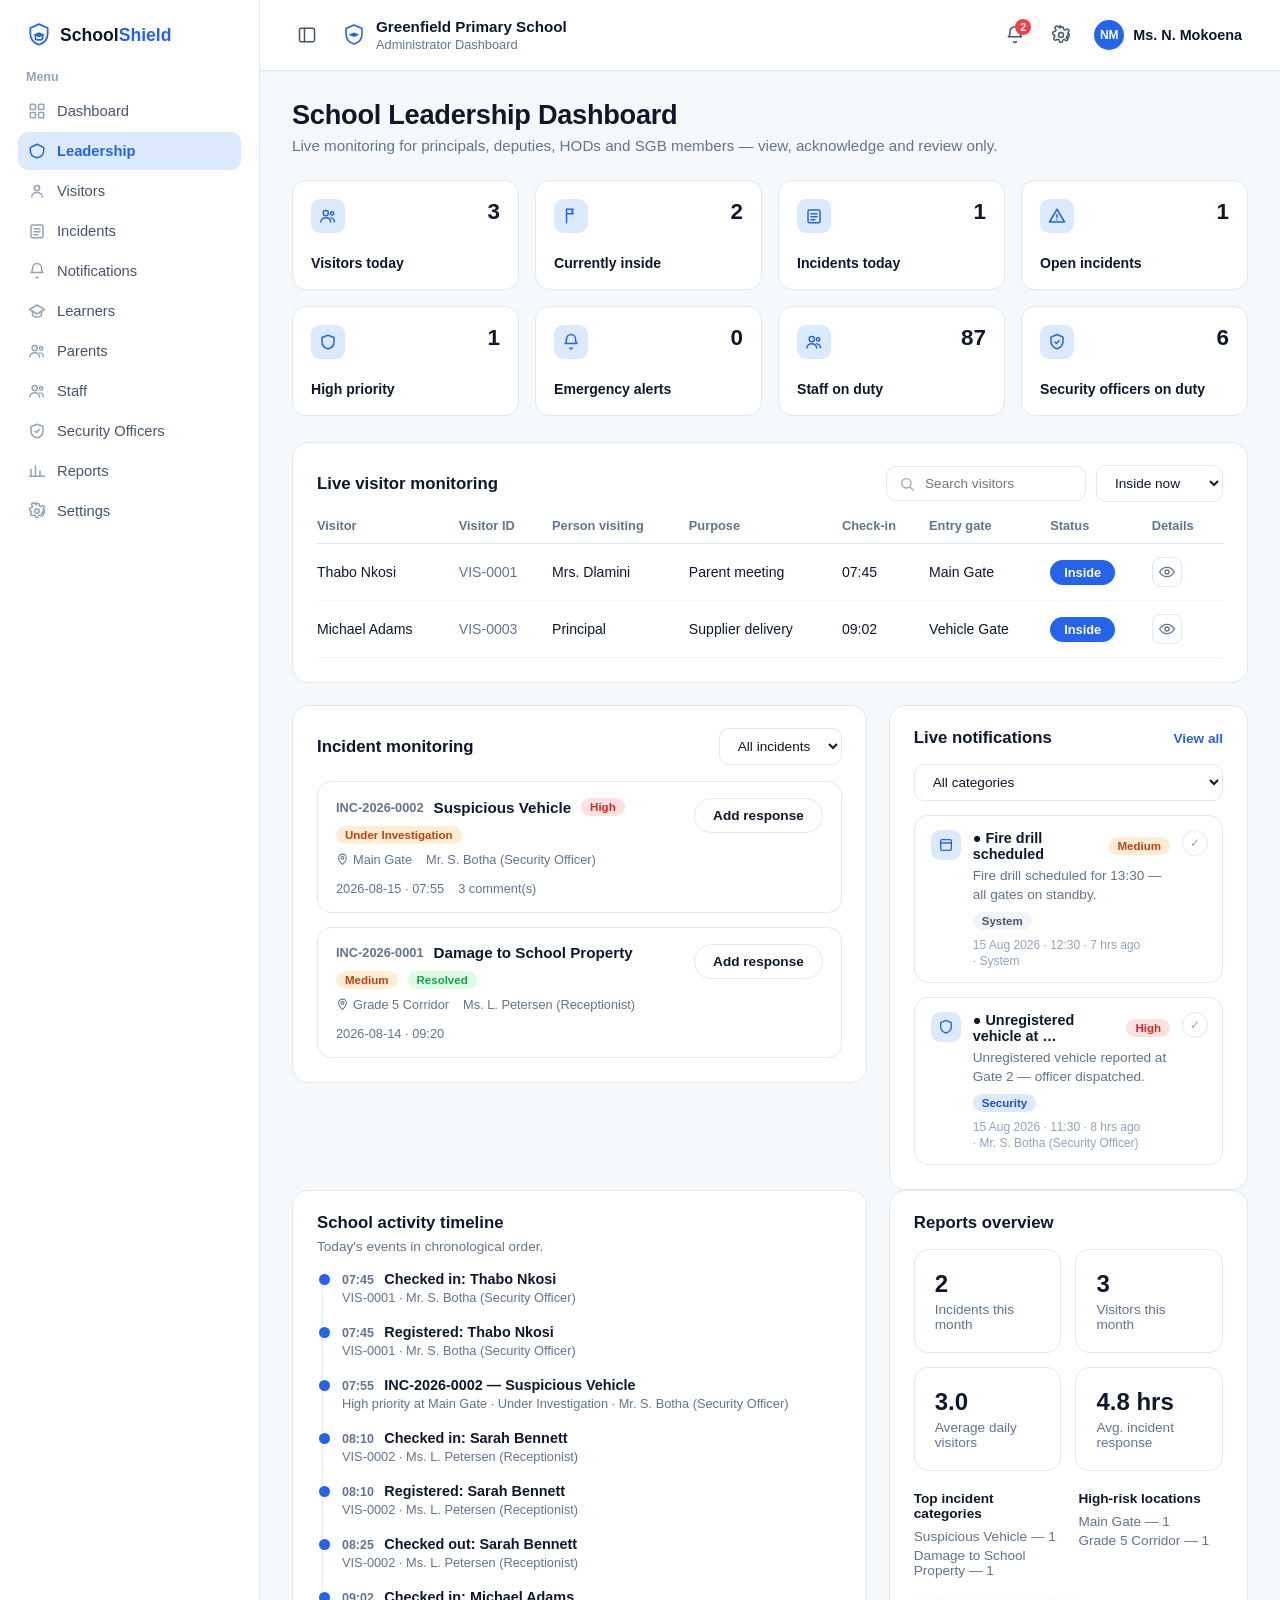
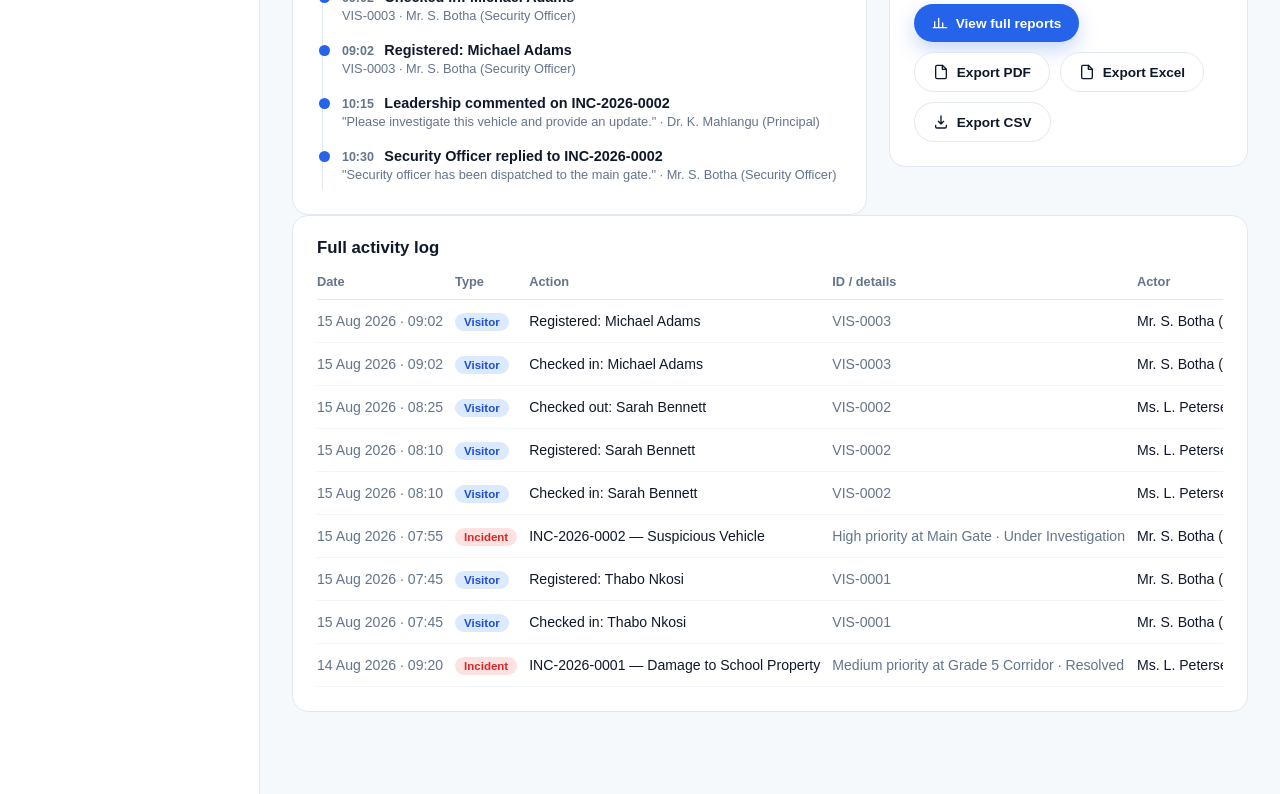
<file: leadership.html>
<!DOCTYPE html>
<html lang="en">
<head>
<meta charset="UTF-8">
<meta name="viewport" content="width=device-width, initial-scale=1.0">
<title>Leadership — SchoolShield</title>
<link rel="stylesheet" href="stylesheet.css">
<link rel="stylesheet" href="dashboard.css">
<link rel="stylesheet" href="leadership.css">
</head>
<body>

<div class="dash-layout">

  <aside class="sidebar" id="sidebar">
    <a href="index.html" class="sidebar-brand">
      <svg width="26" height="26" viewBox="0 0 24 24" fill="none" stroke="#2563eb" stroke-width="1.6" stroke-linecap="round" stroke-linejoin="round">
        <path d="M12 2 4 5.5v5.2c0 5.1 3.4 8.9 8 10.3 4.6-1.4 8-5.2 8-10.3V5.5L12 2z"/>
        <path d="M12 9.5 6.5 11.8 12 14l5.5-2.2L12 9.5z" fill="#2563eb" stroke="none"/>
        <path d="M8.7 12.8v2.1c0 .9 1.5 1.6 3.3 1.6s3.3-.7 3.3-1.6v-2.1" fill="none"/>
      </svg>
      <span>School<span class="accent">Shield</span></span>
    </a>

    <div class="sidebar-label">Menu</div>

    <nav class="sidebar-nav">
      <a href="dashboard.html" class="nav-item">
        <svg width="18" height="18" viewBox="0 0 24 24" fill="none" stroke="currentColor" stroke-width="2" stroke-linecap="round" stroke-linejoin="round"><rect x="3" y="3" width="7" height="7" rx="1.5"/><rect x="14" y="3" width="7" height="7" rx="1.5"/><rect x="3" y="14" width="7" height="7" rx="1.5"/><rect x="14" y="14" width="7" height="7" rx="1.5"/></svg>
        Dashboard
      </a>
      <a href="#" class="nav-item active">
        <svg width="18" height="18" viewBox="0 0 24 24" fill="none" stroke="currentColor" stroke-width="2" stroke-linecap="round" stroke-linejoin="round"><path d="M12 3 3 7.5v3C3 16 6.8 20 12 21c5.2-1 9-5 9-10.5v-3L12 3z"/></svg>
        Leadership
      </a>
      <a href="visitors.html" class="nav-item">
        <svg width="18" height="18" viewBox="0 0 24 24" fill="none" stroke="currentColor" stroke-width="2" stroke-linecap="round" stroke-linejoin="round"><circle cx="12" cy="8" r="3.5"/><path d="M5 20c0-3.5 3-6 7-6s7 2.5 7 6"/></svg>
        Visitors
      </a>
      <a href="incidents.html" class="nav-item">
        <svg width="18" height="18" viewBox="0 0 24 24" fill="none" stroke="currentColor" stroke-width="2" stroke-linecap="round" stroke-linejoin="round"><rect x="4" y="4" width="16" height="17" rx="2"/><path d="M8 9h8M8 13h8M8 17h5"/></svg>
        Incidents
      </a>
      <a href="notifications.html" class="nav-item">
        <svg width="18" height="18" viewBox="0 0 24 24" fill="none" stroke="currentColor" stroke-width="2" stroke-linecap="round" stroke-linejoin="round"><path d="M18 8a6 6 0 0 0-12 0c0 5-2 6-2 6h16s-2-1-2-6"/><path d="M10.3 20a1.9 1.9 0 0 0 3.4 0"/></svg>
        Notifications
      </a>
      <a href="#" class="nav-item">
        <svg width="18" height="18" viewBox="0 0 24 24" fill="none" stroke="currentColor" stroke-width="2" stroke-linecap="round" stroke-linejoin="round"><path d="M22 10 12 4 2 10l10 6 10-6z"/><path d="M6 12.5V17c0 1.4 2.7 3 6 3s6-1.6 6-3v-4.5"/></svg>
        Learners
      </a>
      <a href="#" class="nav-item">
        <svg width="18" height="18" viewBox="0 0 24 24" fill="none" stroke="currentColor" stroke-width="2" stroke-linecap="round" stroke-linejoin="round"><circle cx="9" cy="8" r="3.5"/><path d="M2.5 20c0-3.3 2.9-5.7 6.5-5.7s6.5 2.4 6.5 5.7"/><circle cx="17.5" cy="8.5" r="2.2"/><path d="M15.7 14.5c2.6.3 4.8 2.4 4.8 5.2"/></svg>
        Parents
      </a>
      <a href="#" class="nav-item">
        <svg width="18" height="18" viewBox="0 0 24 24" fill="none" stroke="currentColor" stroke-width="2" stroke-linecap="round" stroke-linejoin="round"><circle cx="9" cy="8" r="3.5"/><path d="M2.5 20c0-3.3 2.9-5.7 6.5-5.7s6.5 2.4 6.5 5.7"/><circle cx="17.5" cy="8.5" r="2.2"/><path d="M15.7 14.5c2.6.3 4.8 2.4 4.8 5.2"/></svg>
        Staff
      </a>
      <a href="#" class="nav-item">
        <svg width="18" height="18" viewBox="0 0 24 24" fill="none" stroke="currentColor" stroke-width="2" stroke-linecap="round" stroke-linejoin="round"><path d="M12 3 4 6v5.5c0 4.7 3.2 8.3 8 9.5 4.8-1.2 8-4.8 8-9.5V6l-8-3z"/><path d="M9.2 12l2 2 3.6-3.8"/></svg>
        Security Officers
      </a>
      <a href="#" class="nav-item">
        <svg width="18" height="18" viewBox="0 0 24 24" fill="none" stroke="currentColor" stroke-width="2" stroke-linecap="round" stroke-linejoin="round"><path d="M4 19V10M10 19V5M16 19v-7M22 19H2"/></svg>
        Reports
      </a>
      <a href="#" class="nav-item">
        <svg width="18" height="18" viewBox="0 0 24 24" fill="none" stroke="currentColor" stroke-width="2" stroke-linecap="round" stroke-linejoin="round"><circle cx="12" cy="12" r="3"/><path d="M19.4 13a1.7 1.7 0 0 0 .3 1.9l.1.1a2 2 0 1 1-2.9 2.9l-.1-.1a1.7 1.7 0 0 0-1.9-.3 1.7 1.7 0 0 0-1 1.6V19a2 2 0 1 1-4 0v-.2a1.7 1.7 0 0 0-1-1.6 1.7 1.7 0 0 0-1.9.3l-.1.1a2 2 0 1 1-2.9-2.9l.1-.1a1.7 1.7 0 0 0 .3-1.9 1.7 1.7 0 0 0-1.6-1H4a2 2 0 1 1 0-4h.2a1.7 1.7 0 0 0 1.6-1 1.7 1.7 0 0 0-.3-1.9l-.1-.1a2 2 0 1 1 2.9-2.9l.1.1a1.7 1.7 0 0 0 1.9.3H10a1.7 1.7 0 0 0 1-1.6V4a2 2 0 1 1 4 0v.2a1.7 1.7 0 0 0 1 1.6 1.7 1.7 0 0 0 1.9-.3l.1-.1a2 2 0 1 1 2.9 2.9l-.1.1a1.7 1.7 0 0 0-.3 1.9V10a1.7 1.7 0 0 0 1.6 1H20a2 2 0 1 1 0 4h-.2a1.7 1.7 0 0 0-1.6 1z"/></svg>
        Settings
      </a>
    </nav>
  </aside>

  <div class="dash-main">

    <header class="dash-topbar">
      <button class="icon-btn" id="sidebarToggle" aria-label="Toggle sidebar">
        <svg width="20" height="20" viewBox="0 0 24 24" fill="none" stroke="currentColor" stroke-width="1.8" stroke-linecap="round" stroke-linejoin="round"><rect x="3" y="4" width="18" height="16" rx="2"/><path d="M9 4v16"/></svg>
      </button>

      <div class="topbar-school">
        <svg width="24" height="24" viewBox="0 0 24 24" fill="none" stroke="#2563eb" stroke-width="1.6" stroke-linecap="round" stroke-linejoin="round">
          <path d="M12 2 4 5.5v5.2c0 5.1 3.4 8.9 8 10.3 4.6-1.4 8-5.2 8-10.3V5.5L12 2z"/>
          <path d="M12 9.5 6.5 11.8 12 14l5.5-2.2L12 9.5z" fill="#2563eb" stroke="none"/>
        </svg>
        <div>
          <div class="school-name">Greenfield Primary School</div>
          <div class="school-role">Administrator Dashboard</div>
        </div>
      </div>

      <div class="topbar-actions">
        <button class="icon-btn" aria-label="Notifications">
          <svg width="20" height="20" viewBox="0 0 24 24" fill="none" stroke="currentColor" stroke-width="1.8" stroke-linecap="round" stroke-linejoin="round"><path d="M18 8a6 6 0 0 0-12 0c0 5-2 6-2 6h16s-2-1-2-6"/><path d="M10.3 20a1.9 1.9 0 0 0 3.4 0"/></svg>
          <span class="badge">2</span>
        </button>
        <button class="icon-btn" aria-label="Settings">
          <svg width="20" height="20" viewBox="0 0 24 24" fill="none" stroke="currentColor" stroke-width="1.8" stroke-linecap="round" stroke-linejoin="round"><circle cx="12" cy="12" r="3"/><path d="M19.4 13a1.7 1.7 0 0 0 .3 1.9l.1.1a2 2 0 1 1-2.9 2.9l-.1-.1a1.7 1.7 0 0 0-1.9-.3 1.7 1.7 0 0 0-1 1.6V19a2 2 0 1 1-4 0v-.2a1.7 1.7 0 0 0-1-1.6 1.7 1.7 0 0 0-1.9.3l-.1.1a2 2 0 1 1-2.9-2.9l.1-.1a1.7 1.7 0 0 0 .3-1.9 1.7 1.7 0 0 0-1.6-1H4a2 2 0 1 1 0-4h.2a1.7 1.7 0 0 0 1.6-1 1.7 1.7 0 0 0-.3-1.9l-.1-.1a2 2 0 1 1 2.9-2.9l.1.1a1.7 1.7 0 0 0 1.9.3H10a1.7 1.7 0 0 0 1-1.6V4a2 2 0 1 1 4 0v.2a1.7 1.7 0 0 0 1 1.6 1.7 1.7 0 0 0 1.9-.3l.1-.1a2 2 0 1 1 2.9 2.9l-.1.1a1.7 1.7 0 0 0-.3 1.9V10a1.7 1.7 0 0 0 1.6 1H20a2 2 0 1 1 0 4h-.2a1.7 1.7 0 0 0-1.6 1z"/></svg>
        </button>
        <a href="profile.html" class="user-chip" aria-label="Open profile page" style="text-decoration: none;">
          <div class="avatar">NM</div>
          <span>Ms. N. Mokoena</span>
        </a>
      </div>
    </header>

    <main class="dash-content">
      <h1>School Leadership Dashboard</h1>
      <p class="dash-subtitle">Live monitoring for principals, deputies, HODs and SGB members — view, acknowledge and review only.</p>

      <div class="stat-grid stat-grid-8">
        <div class="stat-card">
          <div class="stat-icon"><svg width="18" height="18" viewBox="0 0 24 24" fill="none" stroke="currentColor" stroke-width="2" stroke-linecap="round" stroke-linejoin="round"><circle cx="9" cy="8" r="3.5"/><path d="M2.5 20c0-3.3 2.9-5.7 6.5-5.7s6.5 2.4 6.5 5.7"/><circle cx="17.5" cy="8.5" r="2.2"/><path d="M15.7 14.5c2.6.3 4.8 2.4 4.8 5.2"/></svg></div>
          <div class="stat-num">3</div>
          <div class="stat-title">Visitors today</div>
        </div>
        <div class="stat-card">
          <div class="stat-icon"><svg width="18" height="18" viewBox="0 0 24 24" fill="none" stroke="currentColor" stroke-width="2" stroke-linecap="round" stroke-linejoin="round"><path d="M6 3v18M6 3h9l-2 3 2 3H6"/></svg></div>
          <div class="stat-num">2</div>
          <div class="stat-title">Currently inside</div>
        </div>
        <div class="stat-card">
          <div class="stat-icon"><svg width="18" height="18" viewBox="0 0 24 24" fill="none" stroke="currentColor" stroke-width="2" stroke-linecap="round" stroke-linejoin="round"><rect x="4" y="4" width="16" height="17" rx="2"/><path d="M8 9h8M8 13h8M8 17h5"/></svg></div>
          <div class="stat-num">1</div>
          <div class="stat-title">Incidents today</div>
        </div>
        <div class="stat-card">
          <div class="stat-icon"><svg width="18" height="18" viewBox="0 0 24 24" fill="none" stroke="currentColor" stroke-width="2" stroke-linecap="round" stroke-linejoin="round"><path d="M12 3 2 20h20L12 3z"/><path d="M12 10v4M12 17h.01"/></svg></div>
          <div class="stat-num">1</div>
          <div class="stat-title">Open incidents</div>
        </div>
        <div class="stat-card">
          <div class="stat-icon"><svg width="18" height="18" viewBox="0 0 24 24" fill="none" stroke="currentColor" stroke-width="2" stroke-linecap="round" stroke-linejoin="round"><path d="M12 3 4 6v5.5c0 4.7 3.2 8.3 8 9.5 4.8-1.2 8-4.8 8-9.5V6l-8-3z"/></svg></div>
          <div class="stat-num">1</div>
          <div class="stat-title">High priority</div>
        </div>
        <div class="stat-card">
          <div class="stat-icon"><svg width="18" height="18" viewBox="0 0 24 24" fill="none" stroke="currentColor" stroke-width="2" stroke-linecap="round" stroke-linejoin="round"><path d="M18 8a6 6 0 0 0-12 0c0 5-2 6-2 6h16s-2-1-2-6"/><path d="M10.3 20a1.9 1.9 0 0 0 3.4 0"/></svg></div>
          <div class="stat-num">0</div>
          <div class="stat-title">Emergency alerts</div>
        </div>
        <div class="stat-card">
          <div class="stat-icon"><svg width="18" height="18" viewBox="0 0 24 24" fill="none" stroke="currentColor" stroke-width="2" stroke-linecap="round" stroke-linejoin="round"><circle cx="9" cy="8" r="3.5"/><path d="M2.5 20c0-3.3 2.9-5.7 6.5-5.7s6.5 2.4 6.5 5.7"/><circle cx="17.5" cy="8.5" r="2.2"/><path d="M15.7 14.5c2.6.3 4.8 2.4 4.8 5.2"/></svg></div>
          <div class="stat-num">87</div>
          <div class="stat-title">Staff on duty</div>
        </div>
        <div class="stat-card">
          <div class="stat-icon"><svg width="18" height="18" viewBox="0 0 24 24" fill="none" stroke="currentColor" stroke-width="2" stroke-linecap="round" stroke-linejoin="round"><path d="M12 2 4 5.5v5.2c0 5.1 3.4 8.9 8 10.3 4.6-1.4 8-5.2 8-10.3V5.5L12 2z"/><path d="M9.2 12l2 2 3.6-3.8"/></svg></div>
          <div class="stat-num">6</div>
          <div class="stat-title">Security officers on duty</div>
        </div>
      </div>

      <section class="panel">
        <div class="panel-header">
          <h2>Live visitor monitoring</h2>
          <div class="panel-tools">
            <div class="search-box">
              <svg width="16" height="16" viewBox="0 0 24 24" fill="none" stroke="currentColor" stroke-width="2" stroke-linecap="round" stroke-linejoin="round"><circle cx="11" cy="11" r="7"/><path d="m21 21-4.3-4.3"/></svg>
              <input type="text" placeholder="Search visitors">
            </div>
            <select class="filter-select">
              <option>Inside now</option>
              <option>All visitors</option>
              <option>Checked out</option>
            </select>
          </div>
        </div>
        <div class="table-scroll">
          <table class="data-table">
            <thead>
              <tr>
                <th>Visitor</th>
                <th>Visitor ID</th>
                <th>Person visiting</th>
                <th>Purpose</th>
                <th>Check-in</th>
                <th>Entry gate</th>
                <th>Status</th>
                <th>Details</th>
              </tr>
            </thead>
            <tbody>
              <tr>
                <td>Thabo Nkosi</td>
                <td class="muted">VIS-0001</td>
                <td>Mrs. Dlamini</td>
                <td>Parent meeting</td>
                <td>07:45</td>
                <td>Main Gate</td>
                <td><span class="pill pill-inside">Inside</span></td>
                <td><button class="eye-btn" aria-label="View details"><svg width="16" height="16" viewBox="0 0 24 24" fill="none" stroke="currentColor" stroke-width="2" stroke-linecap="round" stroke-linejoin="round"><path d="M1 12s4-7 11-7 11 7 11 7-4 7-11 7-11-7-11-7z"/><circle cx="12" cy="12" r="3"/></svg></button></td>
              </tr>
              <tr>
                <td>Michael Adams</td>
                <td class="muted">VIS-0003</td>
                <td>Principal</td>
                <td>Supplier delivery</td>
                <td>09:02</td>
                <td>Vehicle Gate</td>
                <td><span class="pill pill-inside">Inside</span></td>
                <td><button class="eye-btn" aria-label="View details"><svg width="16" height="16" viewBox="0 0 24 24" fill="none" stroke="currentColor" stroke-width="2" stroke-linecap="round" stroke-linejoin="round"><path d="M1 12s4-7 11-7 11 7 11 7-4 7-11 7-11-7-11-7z"/><circle cx="12" cy="12" r="3"/></svg></button></td>
              </tr>
            </tbody>
          </table>
        </div>
      </section>

      <div class="two-col">
        <section class="panel">
          <div class="panel-header">
            <h2>Incident monitoring</h2>
            <select class="filter-select">
              <option>All incidents</option>
              <option>Open</option>
              <option>Resolved</option>
            </select>
          </div>
          <div class="incident-list">
            <div class="incident-item">
              <div class="incident-item-main">
                <div class="incident-item-top">
                  <span class="incident-id">INC-2026-0002</span>
                  <span class="incident-title">Suspicious Vehicle</span>
                  <span class="tag tag-high">High</span>
                  <span class="tag tag-status">Under Investigation</span>
                </div>
                <div class="incident-item-meta">
                  <span class="meta-item">
                    <svg width="13" height="13" viewBox="0 0 24 24" fill="none" stroke="currentColor" stroke-width="2" stroke-linecap="round" stroke-linejoin="round"><path d="M12 21s7-6.5 7-12a7 7 0 1 0-14 0c0 5.5 7 12 7 12z"/><circle cx="12" cy="9" r="2.5"/></svg>
                    Main Gate
                  </span>
                  <span class="meta-item">Mr. S. Botha (Security Officer)</span>
                  <span class="meta-item">2026-08-15 · 07:55</span>
                  <span class="meta-item">3 comment(s)</span>
                </div>
              </div>
              <button class="btn-outline">Add response</button>
            </div>

            <div class="incident-item">
              <div class="incident-item-main">
                <div class="incident-item-top">
                  <span class="incident-id">INC-2026-0001</span>
                  <span class="incident-title">Damage to School Property</span>
                  <span class="tag tag-medium">Medium</span>
                  <span class="tag tag-resolved">Resolved</span>
                </div>
                <div class="incident-item-meta">
                  <span class="meta-item">
                    <svg width="13" height="13" viewBox="0 0 24 24" fill="none" stroke="currentColor" stroke-width="2" stroke-linecap="round" stroke-linejoin="round"><path d="M12 21s7-6.5 7-12a7 7 0 1 0-14 0c0 5.5 7 12 7 12z"/><circle cx="12" cy="9" r="2.5"/></svg>
                    Grade 5 Corridor
                  </span>
                  <span class="meta-item">Ms. L. Petersen (Receptionist)</span>
                  <span class="meta-item">2026-08-14 · 09:20</span>
                </div>
              </div>
              <button class="btn-outline">Add response</button>
            </div>
          </div>
        </section>

        <section class="panel">
          <div class="panel-header">
            <h2>Live notifications</h2>
            <a href="#" class="view-all">View all</a>
          </div>
          <select class="filter-select filter-select-full">
            <option>All categories</option>
            <option>System</option>
            <option>Security</option>
          </select>
          <div class="notif-list notif-list-spaced">
            <div class="notif-item">
              <div class="notif-icon"><svg width="16" height="16" viewBox="0 0 24 24" fill="none" stroke="currentColor" stroke-width="2" stroke-linecap="round" stroke-linejoin="round"><rect x="4" y="4" width="16" height="16" rx="2"/><path d="M4 9h16"/></svg></div>
              <div class="notif-body">
                <div class="notif-top">
                  <span class="notif-title">● Fire drill scheduled</span>
                  <span class="tag tag-medium">Medium</span>
                </div>
                <p class="notif-text">Fire drill scheduled for 13:30 — all gates on standby.</p>
                <div class="notif-meta">
                  <span class="tag tag-system">System</span>
                  <span>15 Aug 2026 · 12:30 · 7 hrs ago</span>
                </div>
                <div class="notif-author">· System</div>
              </div>
              <button class="notif-check" aria-label="Acknowledge">✓</button>
            </div>

            <div class="notif-item">
              <div class="notif-icon"><svg width="16" height="16" viewBox="0 0 24 24" fill="none" stroke="currentColor" stroke-width="2" stroke-linecap="round" stroke-linejoin="round"><path d="M12 2 4 5.5v5.2c0 5.1 3.4 8.9 8 10.3 4.6-1.4 8-5.2 8-10.3V5.5L12 2z"/></svg></div>
              <div class="notif-body">
                <div class="notif-top">
                  <span class="notif-title">● Unregistered vehicle at …</span>
                  <span class="tag tag-high">High</span>
                </div>
                <p class="notif-text">Unregistered vehicle reported at Gate 2 — officer dispatched.</p>
                <div class="notif-meta">
                  <span class="tag tag-security">Security</span>
                  <span>15 Aug 2026 · 11:30 · 8 hrs ago</span>
                </div>
                <div class="notif-author">· Mr. S. Botha (Security Officer)</div>
              </div>
              <button class="notif-check" aria-label="Acknowledge">✓</button>
            </div>
          </div>
        </section>
      </div>

      <div class="two-col">
        <section class="panel">
          <h2>School activity timeline</h2>
          <p class="panel-subtitle">Today's events in chronological order.</p>
          <ul class="timeline">
            <li><span class="dot"></span><div><span class="timeline-time">07:45</span> <strong>Checked in: Thabo Nkosi</strong><div class="timeline-sub">VIS-0001 · Mr. S. Botha (Security Officer)</div></div></li>
            <li><span class="dot"></span><div><span class="timeline-time">07:45</span> <strong>Registered: Thabo Nkosi</strong><div class="timeline-sub">VIS-0001 · Mr. S. Botha (Security Officer)</div></div></li>
            <li><span class="dot"></span><div><span class="timeline-time">07:55</span> <strong>INC-2026-0002 — Suspicious Vehicle</strong><div class="timeline-sub">High priority at Main Gate · Under Investigation · Mr. S. Botha (Security Officer)</div></div></li>
            <li><span class="dot"></span><div><span class="timeline-time">08:10</span> <strong>Checked in: Sarah Bennett</strong><div class="timeline-sub">VIS-0002 · Ms. L. Petersen (Receptionist)</div></div></li>
            <li><span class="dot"></span><div><span class="timeline-time">08:10</span> <strong>Registered: Sarah Bennett</strong><div class="timeline-sub">VIS-0002 · Ms. L. Petersen (Receptionist)</div></div></li>
            <li><span class="dot"></span><div><span class="timeline-time">08:25</span> <strong>Checked out: Sarah Bennett</strong><div class="timeline-sub">VIS-0002 · Ms. L. Petersen (Receptionist)</div></div></li>
            <li><span class="dot"></span><div><span class="timeline-time">09:02</span> <strong>Checked in: Michael Adams</strong><div class="timeline-sub">VIS-0003 · Mr. S. Botha (Security Officer)</div></div></li>
            <li><span class="dot"></span><div><span class="timeline-time">09:02</span> <strong>Registered: Michael Adams</strong><div class="timeline-sub">VIS-0003 · Mr. S. Botha (Security Officer)</div></div></li>
            <li><span class="dot"></span><div><span class="timeline-time">10:15</span> <strong>Leadership commented on INC-2026-0002</strong><div class="timeline-sub">"Please investigate this vehicle and provide an update." · Dr. K. Mahlangu (Principal)</div></div></li>
            <li><span class="dot"></span><div><span class="timeline-time">10:30</span> <strong>Security Officer replied to INC-2026-0002</strong><div class="timeline-sub">"Security officer has been dispatched to the main gate." · Mr. S. Botha (Security Officer)</div></div></li>
            <li><span class="dot"></span><div><span class="timeline-time">10:45</span> <strong>Leadership commented on INC-2026-0002</strong><div class="timeline-sub">"Thank you. Please update the incident once the vehicle has left the premises." · Dr. K. Mahlangu (Principal)</div></div></li>
            <li><span class="dot"></span><div><span class="timeline-time">11:30</span> <strong>Unregistered vehicle at Gate 2</strong><div class="timeline-sub">Unregistered vehicle reported at Gate 2 — officer dispatched. · Mr. S. Botha (Security Officer)</div></div></li>
            <li><span class="dot"></span><div><span class="timeline-time">12:30</span> <strong>Fire drill scheduled</strong><div class="timeline-sub">Fire drill scheduled for 13:30 — all gates on standby. · System</div></div></li>
          </ul>
        </section>

        <section class="panel">
          <h2>Reports overview</h2>
          <div class="reports-stat-grid">
            <div class="incident-card">
              <div class="incident-num">2</div>
              <div class="incident-label">Incidents this month</div>
            </div>
            <div class="incident-card">
              <div class="incident-num">3</div>
              <div class="incident-label">Visitors this month</div>
            </div>
            <div class="incident-card">
              <div class="incident-num">3.0</div>
              <div class="incident-label">Average daily visitors</div>
            </div>
            <div class="incident-card">
              <div class="incident-num">4.8 hrs</div>
              <div class="incident-label">Avg. incident response</div>
            </div>
          </div>

          <div class="reports-lists">
            <div>
              <h3>Top incident categories</h3>
              <p>Suspicious Vehicle — 1</p>
              <p>Damage to School Property — 1</p>
            </div>
            <div>
              <h3>High-risk locations</h3>
              <p>Main Gate — 1</p>
              <p>Grade 5 Corridor — 1</p>
            </div>
          </div>

          <div class="reports-actions">
            <button class="btn btn-primary btn-report">
              <svg width="16" height="16" viewBox="0 0 24 24" fill="none" stroke="currentColor" stroke-width="2" stroke-linecap="round" stroke-linejoin="round"><path d="M4 19V10M10 19V5M16 19v-7M22 19H2"/></svg>
              View full reports
            </button>
            <button class="btn-outline btn-report">
              <svg width="16" height="16" viewBox="0 0 24 24" fill="none" stroke="currentColor" stroke-width="2" stroke-linecap="round" stroke-linejoin="round"><path d="M14 2H6a2 2 0 0 0-2 2v16a2 2 0 0 0 2 2h12a2 2 0 0 0 2-2V8z"/><path d="M14 2v6h6"/></svg>
              Export PDF
            </button>
            <button class="btn-outline btn-report">
              <svg width="16" height="16" viewBox="0 0 24 24" fill="none" stroke="currentColor" stroke-width="2" stroke-linecap="round" stroke-linejoin="round"><path d="M14 2H6a2 2 0 0 0-2 2v16a2 2 0 0 0 2 2h12a2 2 0 0 0 2-2V8z"/><path d="M14 2v6h6"/></svg>
              Export Excel
            </button>
            <button class="btn-outline btn-report">
              <svg width="16" height="16" viewBox="0 0 24 24" fill="none" stroke="currentColor" stroke-width="2" stroke-linecap="round" stroke-linejoin="round"><path d="M12 3v12M12 15l-4-4M12 15l4-4"/><path d="M4 17v2a2 2 0 0 0 2 2h12a2 2 0 0 0 2-2v-2"/></svg>
              Export CSV
            </button>
          </div>
        </section>
      </div>

      <section class="panel">
        <h2>Full activity log</h2>
        <div class="table-scroll">
          <table class="data-table log-table">
            <thead>
              <tr>
                <th>Date</th>
                <th>Type</th>
                <th>Action</th>
                <th>ID / details</th>
                <th>Actor</th>
              </tr>
            </thead>
            <tbody>
              <tr>
                <td class="muted">15 Aug 2026 · 09:02</td>
                <td><span class="tag tag-visitor">Visitor</span></td>
                <td>Registered: Michael Adams</td>
                <td class="muted">VIS-0003</td>
                <td>Mr. S. Botha (Security Officer)</td>
              </tr>
              <tr>
                <td class="muted">15 Aug 2026 · 09:02</td>
                <td><span class="tag tag-visitor">Visitor</span></td>
                <td>Checked in: Michael Adams</td>
                <td class="muted">VIS-0003</td>
                <td>Mr. S. Botha (Security Officer)</td>
              </tr>
              <tr>
                <td class="muted">15 Aug 2026 · 08:25</td>
                <td><span class="tag tag-visitor">Visitor</span></td>
                <td>Checked out: Sarah Bennett</td>
                <td class="muted">VIS-0002</td>
                <td>Ms. L. Petersen (Receptionist)</td>
              </tr>
              <tr>
                <td class="muted">15 Aug 2026 · 08:10</td>
                <td><span class="tag tag-visitor">Visitor</span></td>
                <td>Registered: Sarah Bennett</td>
                <td class="muted">VIS-0002</td>
                <td>Ms. L. Petersen (Receptionist)</td>
              </tr>
              <tr>
                <td class="muted">15 Aug 2026 · 08:10</td>
                <td><span class="tag tag-visitor">Visitor</span></td>
                <td>Checked in: Sarah Bennett</td>
                <td class="muted">VIS-0002</td>
                <td>Ms. L. Petersen (Receptionist)</td>
              </tr>
              <tr>
                <td class="muted">15 Aug 2026 · 07:55</td>
                <td><span class="tag tag-incident">Incident</span></td>
                <td>INC-2026-0002 — Suspicious Vehicle</td>
                <td class="muted">High priority at Main Gate · Under Investigation</td>
                <td>Mr. S. Botha (Security Officer)</td>
              </tr>
              <tr>
                <td class="muted">15 Aug 2026 · 07:45</td>
                <td><span class="tag tag-visitor">Visitor</span></td>
                <td>Registered: Thabo Nkosi</td>
                <td class="muted">VIS-0001</td>
                <td>Mr. S. Botha (Security Officer)</td>
              </tr>
              <tr>
                <td class="muted">15 Aug 2026 · 07:45</td>
                <td><span class="tag tag-visitor">Visitor</span></td>
                <td>Checked in: Thabo Nkosi</td>
                <td class="muted">VIS-0001</td>
                <td>Mr. S. Botha (Security Officer)</td>
              </tr>
              <tr>
                <td class="muted">14 Aug 2026 · 09:20</td>
                <td><span class="tag tag-incident">Incident</span></td>
                <td>INC-2026-0001 — Damage to School Property</td>
                <td class="muted">Medium priority at Grade 5 Corridor · Resolved</td>
                <td>Ms. L. Petersen (Receptionist)</td>
              </tr>
            </tbody>
          </table>
        </div>
      </section>

    </main>
  </div>
</div>

<script src="dashboard.js"></script>
</body>
</html>
</file>
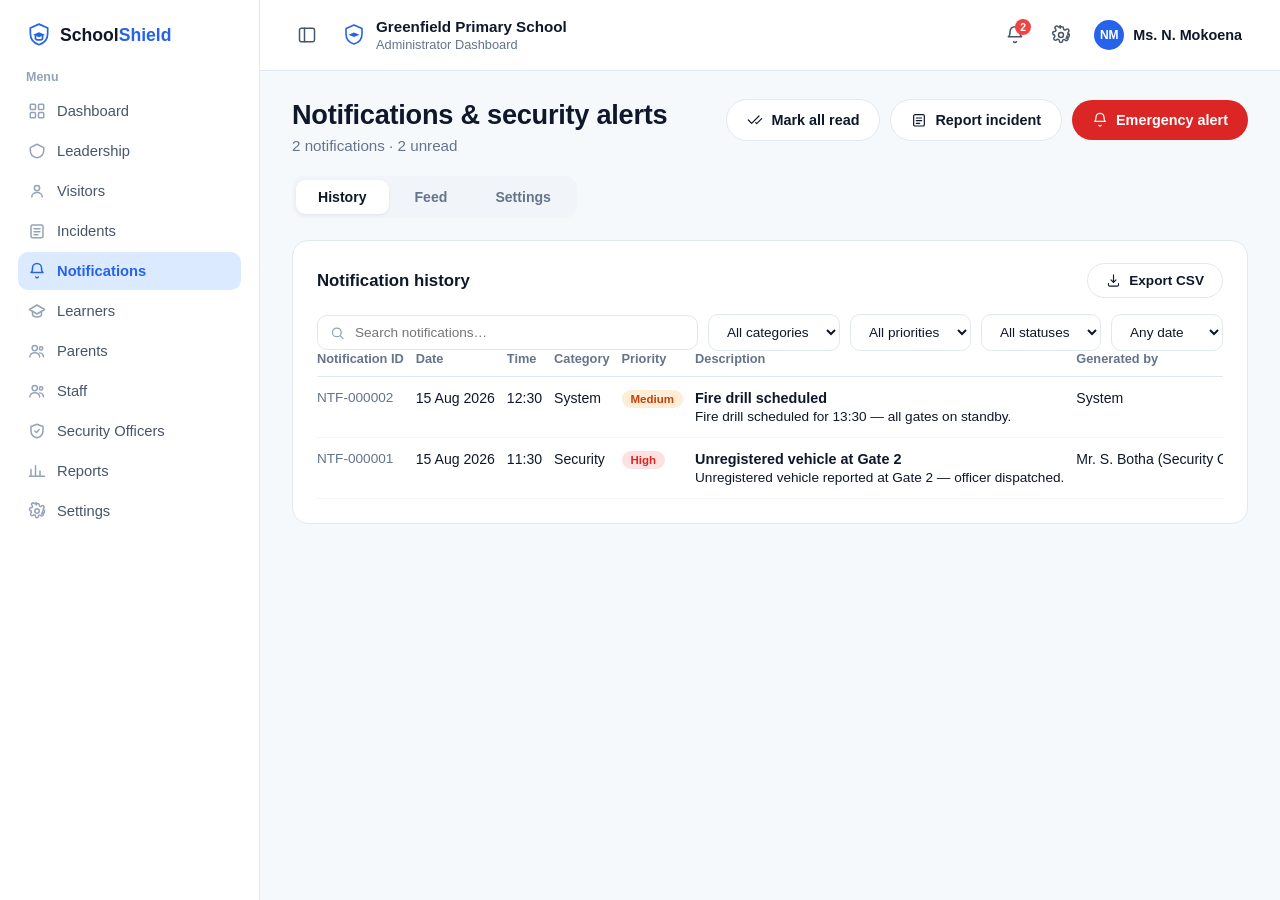
<file: notifications.html>
<!DOCTYPE html>
<html lang="en">
<head>
<meta charset="UTF-8">
<meta name="viewport" content="width=device-width, initial-scale=1.0">
<title>Notifications — SchoolShield</title>
<link rel="stylesheet" href="stylesheet.css">
<link rel="stylesheet" href="dashboard.css">
<link rel="stylesheet" href="leadership.css">
<link rel="stylesheet" href="visitors.css">
<link rel="stylesheet" href="incidents.css">
<link rel="stylesheet" href="notifications.css">
</head>
<body>

<div class="dash-layout">

  <aside class="sidebar" id="sidebar">
    <a href="index.html" class="sidebar-brand">
      <svg width="26" height="26" viewBox="0 0 24 24" fill="none" stroke="#2563eb" stroke-width="1.6" stroke-linecap="round" stroke-linejoin="round">
        <path d="M12 2 4 5.5v5.2c0 5.1 3.4 8.9 8 10.3 4.6-1.4 8-5.2 8-10.3V5.5L12 2z"/>
        <path d="M12 9.5 6.5 11.8 12 14l5.5-2.2L12 9.5z" fill="#2563eb" stroke="none"/>
        <path d="M8.7 12.8v2.1c0 .9 1.5 1.6 3.3 1.6s3.3-.7 3.3-1.6v-2.1" fill="none"/>
      </svg>
      <span>School<span class="accent">Shield</span></span>
    </a>

    <div class="sidebar-label">Menu</div>

    <nav class="sidebar-nav">
      <a href="dashboard.html" class="nav-item">
        <svg width="18" height="18" viewBox="0 0 24 24" fill="none" stroke="currentColor" stroke-width="2" stroke-linecap="round" stroke-linejoin="round"><rect x="3" y="3" width="7" height="7" rx="1.5"/><rect x="14" y="3" width="7" height="7" rx="1.5"/><rect x="3" y="14" width="7" height="7" rx="1.5"/><rect x="14" y="14" width="7" height="7" rx="1.5"/></svg>
        Dashboard
      </a>
      <a href="leadership.html" class="nav-item">
        <svg width="18" height="18" viewBox="0 0 24 24" fill="none" stroke="currentColor" stroke-width="2" stroke-linecap="round" stroke-linejoin="round"><path d="M12 3 3 7.5v3C3 16 6.8 20 12 21c5.2-1 9-5 9-10.5v-3L12 3z"/></svg>
        Leadership
      </a>
      <a href="visitors.html" class="nav-item">
        <svg width="18" height="18" viewBox="0 0 24 24" fill="none" stroke="currentColor" stroke-width="2" stroke-linecap="round" stroke-linejoin="round"><circle cx="12" cy="8" r="3.5"/><path d="M5 20c0-3.5 3-6 7-6s7 2.5 7 6"/></svg>
        Visitors
      </a>
      <a href="incidents.html" class="nav-item">
        <svg width="18" height="18" viewBox="0 0 24 24" fill="none" stroke="currentColor" stroke-width="2" stroke-linecap="round" stroke-linejoin="round"><rect x="4" y="4" width="16" height="17" rx="2"/><path d="M8 9h8M8 13h8M8 17h5"/></svg>
        Incidents
      </a>
      <a href="#" class="nav-item active">
        <svg width="18" height="18" viewBox="0 0 24 24" fill="none" stroke="currentColor" stroke-width="2" stroke-linecap="round" stroke-linejoin="round"><path d="M18 8a6 6 0 0 0-12 0c0 5-2 6-2 6h16s-2-1-2-6"/><path d="M10.3 20a1.9 1.9 0 0 0 3.4 0"/></svg>
        Notifications
      </a>
      <a href="#" class="nav-item">
        <svg width="18" height="18" viewBox="0 0 24 24" fill="none" stroke="currentColor" stroke-width="2" stroke-linecap="round" stroke-linejoin="round"><path d="M22 10 12 4 2 10l10 6 10-6z"/><path d="M6 12.5V17c0 1.4 2.7 3 6 3s6-1.6 6-3v-4.5"/></svg>
        Learners
      </a>
      <a href="#" class="nav-item">
        <svg width="18" height="18" viewBox="0 0 24 24" fill="none" stroke="currentColor" stroke-width="2" stroke-linecap="round" stroke-linejoin="round"><circle cx="9" cy="8" r="3.5"/><path d="M2.5 20c0-3.3 2.9-5.7 6.5-5.7s6.5 2.4 6.5 5.7"/><circle cx="17.5" cy="8.5" r="2.2"/><path d="M15.7 14.5c2.6.3 4.8 2.4 4.8 5.2"/></svg>
        Parents
      </a>
      <a href="#" class="nav-item">
        <svg width="18" height="18" viewBox="0 0 24 24" fill="none" stroke="currentColor" stroke-width="2" stroke-linecap="round" stroke-linejoin="round"><circle cx="9" cy="8" r="3.5"/><path d="M2.5 20c0-3.3 2.9-5.7 6.5-5.7s6.5 2.4 6.5 5.7"/><circle cx="17.5" cy="8.5" r="2.2"/><path d="M15.7 14.5c2.6.3 4.8 2.4 4.8 5.2"/></svg>
        Staff
      </a>
      <a href="#" class="nav-item">
        <svg width="18" height="18" viewBox="0 0 24 24" fill="none" stroke="currentColor" stroke-width="2" stroke-linecap="round" stroke-linejoin="round"><path d="M12 3 4 6v5.5c0 4.7 3.2 8.3 8 9.5 4.8-1.2 8-4.8 8-9.5V6l-8-3z"/><path d="M9.2 12l2 2 3.6-3.8"/></svg>
        Security Officers
      </a>
      <a href="#" class="nav-item">
        <svg width="18" height="18" viewBox="0 0 24 24" fill="none" stroke="currentColor" stroke-width="2" stroke-linecap="round" stroke-linejoin="round"><path d="M4 19V10M10 19V5M16 19v-7M22 19H2"/></svg>
        Reports
      </a>
      <a href="#" class="nav-item">
        <svg width="18" height="18" viewBox="0 0 24 24" fill="none" stroke="currentColor" stroke-width="2" stroke-linecap="round" stroke-linejoin="round"><circle cx="12" cy="12" r="3"/><path d="M19.4 13a1.7 1.7 0 0 0 .3 1.9l.1.1a2 2 0 1 1-2.9 2.9l-.1-.1a1.7 1.7 0 0 0-1.9-.3 1.7 1.7 0 0 0-1 1.6V19a2 2 0 1 1-4 0v-.2a1.7 1.7 0 0 0-1-1.6 1.7 1.7 0 0 0-1.9.3l-.1.1a2 2 0 1 1-2.9-2.9l.1-.1a1.7 1.7 0 0 0 .3-1.9 1.7 1.7 0 0 0-1.6-1H4a2 2 0 1 1 0-4h.2a1.7 1.7 0 0 0 1.6-1 1.7 1.7 0 0 0-.3-1.9l-.1-.1a2 2 0 1 1 2.9-2.9l.1.1a1.7 1.7 0 0 0 1.9.3H10a1.7 1.7 0 0 0 1-1.6V4a2 2 0 1 1 4 0v.2a1.7 1.7 0 0 0 1 1.6 1.7 1.7 0 0 0 1.9-.3l.1-.1a2 2 0 1 1 2.9 2.9l-.1.1a1.7 1.7 0 0 0-.3 1.9V10a1.7 1.7 0 0 0 1.6 1H20a2 2 0 1 1 0 4h-.2a1.7 1.7 0 0 0-1.6 1z"/></svg>
        Settings
      </a>
    </nav>
  </aside>

  <div class="dash-main">

    <header class="dash-topbar">
      <button class="icon-btn" id="sidebarToggle" aria-label="Toggle sidebar">
        <svg width="20" height="20" viewBox="0 0 24 24" fill="none" stroke="currentColor" stroke-width="1.8" stroke-linecap="round" stroke-linejoin="round"><rect x="3" y="4" width="18" height="16" rx="2"/><path d="M9 4v16"/></svg>
      </button>

      <div class="topbar-school">
        <svg width="24" height="24" viewBox="0 0 24 24" fill="none" stroke="#2563eb" stroke-width="1.6" stroke-linecap="round" stroke-linejoin="round">
          <path d="M12 2 4 5.5v5.2c0 5.1 3.4 8.9 8 10.3 4.6-1.4 8-5.2 8-10.3V5.5L12 2z"/>
          <path d="M12 9.5 6.5 11.8 12 14l5.5-2.2L12 9.5z" fill="#2563eb" stroke="none"/>
        </svg>
        <div>
          <div class="school-name">Greenfield Primary School</div>
          <div class="school-role">Administrator Dashboard</div>
        </div>
      </div>

      <div class="topbar-actions">
        <button class="icon-btn" aria-label="Notifications">
          <svg width="20" height="20" viewBox="0 0 24 24" fill="none" stroke="currentColor" stroke-width="1.8" stroke-linecap="round" stroke-linejoin="round"><path d="M18 8a6 6 0 0 0-12 0c0 5-2 6-2 6h16s-2-1-2-6"/><path d="M10.3 20a1.9 1.9 0 0 0 3.4 0"/></svg>
          <span class="badge">2</span>
        </button>
        <button class="icon-btn" aria-label="Settings">
          <svg width="20" height="20" viewBox="0 0 24 24" fill="none" stroke="currentColor" stroke-width="1.8" stroke-linecap="round" stroke-linejoin="round"><circle cx="12" cy="12" r="3"/><path d="M19.4 13a1.7 1.7 0 0 0 .3 1.9l.1.1a2 2 0 1 1-2.9 2.9l-.1-.1a1.7 1.7 0 0 0-1.9-.3 1.7 1.7 0 0 0-1 1.6V19a2 2 0 1 1-4 0v-.2a1.7 1.7 0 0 0-1-1.6 1.7 1.7 0 0 0-1.9.3l-.1.1a2 2 0 1 1-2.9-2.9l.1-.1a1.7 1.7 0 0 0 .3-1.9 1.7 1.7 0 0 0-1.6-1H4a2 2 0 1 1 0-4h.2a1.7 1.7 0 0 0 1.6-1 1.7 1.7 0 0 0-.3-1.9l-.1-.1a2 2 0 1 1 2.9-2.9l.1.1a1.7 1.7 0 0 0 1.9.3H10a1.7 1.7 0 0 0 1-1.6V4a2 2 0 1 1 4 0v.2a1.7 1.7 0 0 0 1 1.6 1.7 1.7 0 0 0 1.9-.3l.1-.1a2 2 0 1 1 2.9 2.9l-.1.1a1.7 1.7 0 0 0-.3 1.9V10a1.7 1.7 0 0 0 1.6 1H20a2 2 0 1 1 0 4h-.2a1.7 1.7 0 0 0-1.6 1z"/></svg>
        </button>
        <a href="profile.html" class="user-chip" aria-label="Open profile page" style="text-decoration: none;">
          <div class="avatar">NM</div>
          <span>Ms. N. Mokoena</span>
        </a>
      </div>
    </header>

    <main class="dash-content">
      <div class="page-header">
        <div>
          <h1>Notifications &amp; security alerts</h1>
          <p class="dash-subtitle" id="notifSummary">2 notifications · 2 unread</p>
        </div>
        <div class="page-header-actions">
          <button class="btn-outline btn-with-icon" id="markAllReadBtn">
            <svg width="16" height="16" viewBox="0 0 24 24" fill="none" stroke="currentColor" stroke-width="1.8" stroke-linecap="round" stroke-linejoin="round"><path d="M18 6 7 17l-5-5"/><path d="m22 10-7.5 7.5L13 16"/></svg>
            Mark all read
          </button>
          <button class="btn-outline btn-with-icon">
            <svg width="16" height="16" viewBox="0 0 24 24" fill="none" stroke="currentColor" stroke-width="1.8" stroke-linecap="round" stroke-linejoin="round"><rect x="4" y="4" width="16" height="17" rx="2"/><path d="M8 9h8M8 13h8M8 17h5"/></svg>
            Report incident
          </button>
          <button class="btn-emergency btn-with-icon">
            <svg width="16" height="16" viewBox="0 0 24 24" fill="none" stroke="currentColor" stroke-width="1.8" stroke-linecap="round" stroke-linejoin="round"><path d="M18 8a6 6 0 0 0-12 0c0 5-2 6-2 6h16s-2-1-2-6"/><path d="M10.3 20a1.9 1.9 0 0 0 3.4 0"/></svg>
            Emergency alert
          </button>
        </div>
      </div>

      <div class="tabbar">
        <button class="tab-btn active" data-tab="history">History</button>
        <button class="tab-btn" data-tab="feed">Feed</button>
        <button class="tab-btn" data-tab="settings">Settings</button>
      </div>

      <div class="tab-panel" id="tab-history">
        <section class="panel">
          <div class="panel-header">
            <h2>Notification history</h2>
            <button class="btn-outline btn-with-icon">
              <svg width="15" height="15" viewBox="0 0 24 24" fill="none" stroke="currentColor" stroke-width="1.8" stroke-linecap="round" stroke-linejoin="round"><path d="M12 3v12M12 15l-4-4M12 15l4-4"/><path d="M4 17v2a2 2 0 0 0 2 2h12a2 2 0 0 0 2-2v-2"/></svg>
              Export CSV
            </button>
          </div>

          <div class="panel-tools panel-tools-full">
            <div class="search-box search-box-full">
              <svg width="16" height="16" viewBox="0 0 24 24" fill="none" stroke="currentColor" stroke-width="2" stroke-linecap="round" stroke-linejoin="round"><circle cx="11" cy="11" r="7"/><path d="m21 21-4.3-4.3"/></svg>
              <input type="text" id="notifSearch" placeholder="Search notifications…">
            </div>
            <select class="filter-select" id="categoryFilter">
              <option>All categories</option>
              <option>System</option>
              <option>Security</option>
            </select>
            <select class="filter-select" id="priorityFilter">
              <option>All priorities</option>
              <option>High</option>
              <option>Medium</option>
            </select>
            <select class="filter-select" id="statusFilter">
              <option>All statuses</option>
              <option>Unread</option>
              <option>Read</option>
            </select>
            <select class="filter-select" id="dateFilter">
              <option>Any date</option>
              <option>Today</option>
              <option>This week</option>
            </select>
          </div>

          <div class="table-scroll">
            <table class="data-table notif-table" id="notifTable">
              <thead>
                <tr>
                  <th>Notification ID</th>
                  <th>Date</th>
                  <th>Time</th>
                  <th>Category</th>
                  <th>Priority</th>
                  <th>Description</th>
                  <th>Generated by</th>
                  <th>Status</th>
                </tr>
              </thead>
              <tbody>
                <tr data-category="System" data-priority="Medium" data-status="Unread" data-search="ntf-000002 fire drill scheduled system">
                  <td class="muted">NTF-000002</td>
                  <td>15 Aug 2026</td>
                  <td>12:30</td>
                  <td>System</td>
                  <td><span class="tag tag-medium">Medium</span></td>
                  <td><strong>Fire drill scheduled</strong> <span class="muted">Fire drill scheduled for 13:30 — all gates on standby.</span></td>
                  <td>System</td>
                  <td><span class="tag tag-unread">Unread</span></td>
                </tr>
                <tr data-category="Security" data-priority="High" data-status="Unread" data-search="ntf-000001 unregistered vehicle gate 2 security mr. s. botha security officer">
                  <td class="muted">NTF-000001</td>
                  <td>15 Aug 2026</td>
                  <td>11:30</td>
                  <td>Security</td>
                  <td><span class="tag tag-high">High</span></td>
                  <td><strong>Unregistered vehicle at Gate 2</strong> <span class="muted">Unregistered vehicle reported at Gate 2 — officer dispatched.</span></td>
                  <td>Mr. S. Botha (Security Officer)</td>
                  <td><span class="tag tag-unread">Unread</span></td>
                </tr>
              </tbody>
            </table>
          </div>
        </section>
      </div>

      <div class="tab-panel" id="tab-feed" hidden>
        <section class="panel">
          <h2>Live feed</h2>
          <p class="dash-subtitle">Real-time notifications will appear here as they come in.</p>
        </section>
      </div>

      <div class="tab-panel" id="tab-settings" hidden>
        <section class="panel">
          <h2>Notification settings</h2>
          <p class="dash-subtitle">Manage which alerts you receive and how — coming soon.</p>
        </section>
      </div>

    </main>
  </div>
</div>

<script src="dashboard.js"></script>
<script src="notifications.js"></script>
</body>
</html>
</file>
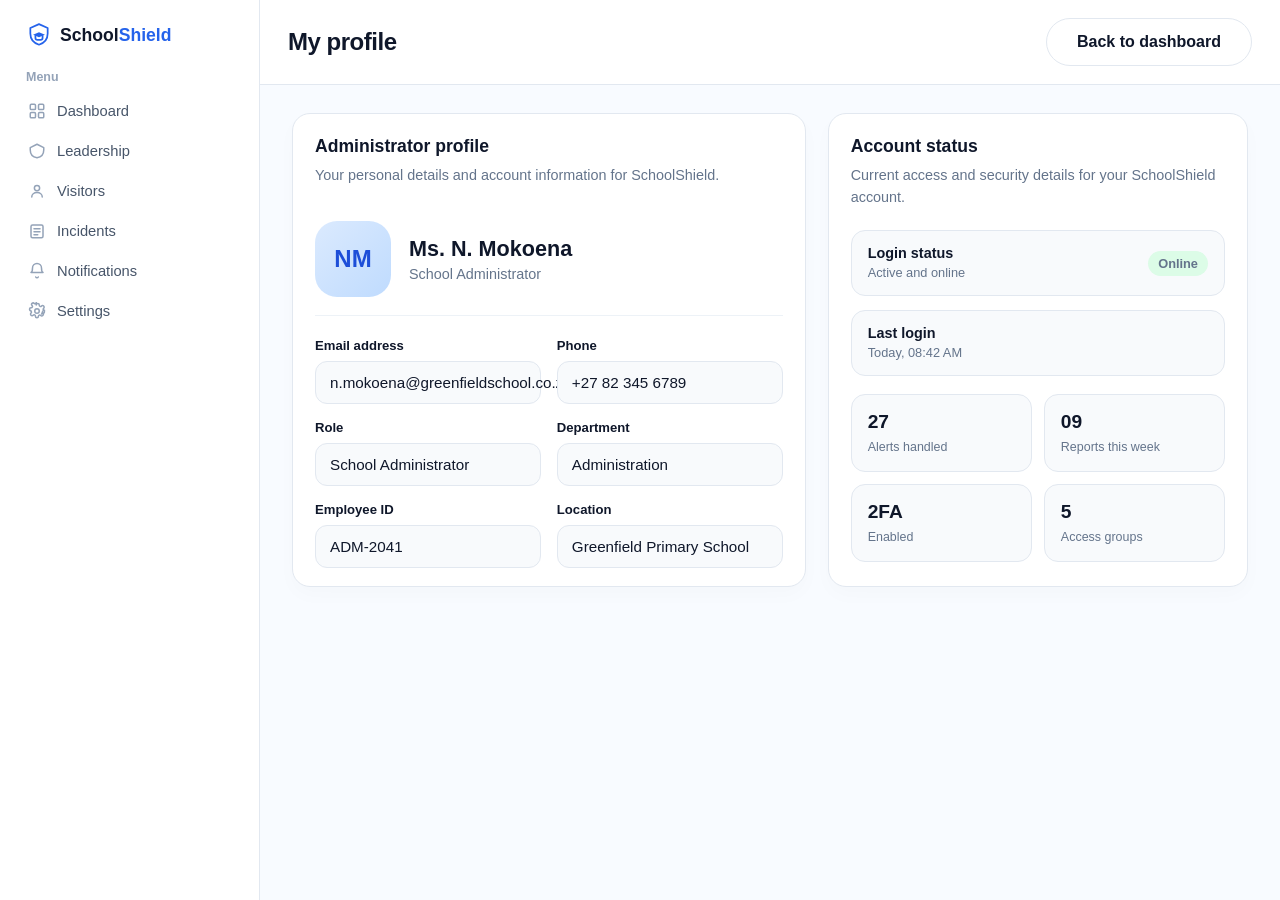
<file: profile.html>
<!DOCTYPE html>
<html lang="en">
<head>
  <meta charset="UTF-8">
  <meta name="viewport" content="width=device-width, initial-scale=1.0">
  <title>Profile — SchoolShield</title>
  <link rel="stylesheet" href="stylesheet.css">
  <link rel="stylesheet" href="dashboard.css">
  <style>
    .profile-page {
      display: grid;
      grid-template-columns: 260px minmax(0, 1fr);
      min-height: 100vh;
    }

    .profile-main {
      background: #f8fbff;
      min-width: 0;
    }

    .profile-header {
      display: flex;
      align-items: center;
      justify-content: space-between;
      gap: 16px;
      padding: 18px 28px;
      background: #fff;
      border-bottom: 1px solid var(--border);
    }

    .profile-header h1 {
      margin: 0;
      font-size: 1.5rem;
      letter-spacing: -0.02em;
    }

    .profile-content {
      padding: 28px 32px 48px;
      max-width: 1200px;
      margin: 0 auto;
      width: 100%;
    }

    .profile-grid {
      display: grid;
      grid-template-columns: 1.1fr 0.9fr;
      gap: 22px;
    }

    .profile-card {
      background: #fff;
      border: 1px solid var(--border);
      border-radius: 18px;
      padding: 22px 22px 18px;
      box-shadow: 0 8px 20px rgba(15, 23, 42, 0.02);
    }

    .profile-card h2 {
      margin: 0 0 8px;
      font-size: 1.1rem;
    }

    .profile-card .subtext {
      margin: 0 0 22px;
      color: var(--muted);
      line-height: 1.5;
      font-size: 0.9rem;
    }

    .profile-top {
      display: flex;
      align-items: center;
      gap: 18px;
      padding: 12px 0 18px;
      border-bottom: 1px solid #edf2f7;
      margin-bottom: 22px;
    }

    .profile-avatar {
      width: 76px;
      height: 76px;
      border-radius: 22px;
      display: flex;
      align-items: center;
      justify-content: center;
      background: linear-gradient(135deg, #dbeafe, #bfdbfe);
      color: #1d4ed8;
      font-weight: 800;
      font-size: 1.5rem;
    }

    .profile-name {
      font-size: 1.35rem;
      font-weight: 800;
      margin: 0 0 4px;
    }

    .profile-role {
      color: var(--muted);
      font-size: 0.9rem;
      margin: 0;
    }

    .profile-details {
      display: grid;
      grid-template-columns: repeat(2, minmax(0, 1fr));
      gap: 16px;
    }

    .field {
      margin-bottom: 0;
    }

    .field label {
      display: block;
      margin-bottom: 8px;
      color: var(--ink);
      font-size: 0.82rem;
      font-weight: 700;
    }

    .field .value-box {
      background: #f8fafc;
      border: 1px solid var(--border);
      border-radius: 12px;
      padding: 12px 14px;
      color: var(--ink);
      font-size: 0.95rem;
    }

    .status-box,
    .activity-box {
      display: flex;
      align-items: center;
      justify-content: space-between;
      gap: 12px;
      padding: 14px 16px;
      border: 1px solid var(--border);
      border-radius: 14px;
      background: #f8fafc;
      margin-bottom: 14px;
    }

    .status-box strong,
    .activity-box strong {
      display: block;
      margin-bottom: 2px;
      font-size: 0.9rem;
    }

    .status-box span,
    .activity-box span {
      color: var(--muted);
      font-size: 0.8rem;
    }

    .badge-online {
      display: inline-flex;
      align-items: center;
      justify-content: center;
      padding: 5px 10px;
      border-radius: 999px;
      background: #dcfce7;
      color: #166534;
      font-size: 0.72rem;
      font-weight: 700;
    }

    .stats-grid {
      display: grid;
      grid-template-columns: repeat(2, minmax(0, 1fr));
      gap: 12px;
      margin-top: 18px;
    }

    .mini-stat {
      background: #f8fafc;
      border: 1px solid var(--border);
      border-radius: 14px;
      padding: 16px;
    }

    .mini-stat strong {
      display: block;
      font-size: 1.2rem;
      margin-bottom: 4px;
    }

    .mini-stat span {
      color: var(--muted);
      font-size: 0.78rem;
    }

    @media (max-width: 980px) {
      .profile-grid {
        grid-template-columns: 1fr;
      }
    }

    @media (max-width: 860px) {
      .profile-page {
        grid-template-columns: 1fr;
      }
      .profile-content {
        padding: 20px 16px 32px;
      }
      .profile-header {
        padding: 18px 16px;
      }
      .profile-details,
      .stats-grid {
        grid-template-columns: 1fr;
      }
    }
  </style>
</head>
<body>
  <div class="profile-page">
    <aside class="sidebar" id="sidebar">
      <a href="index.html" class="sidebar-brand">
        <svg width="26" height="26" viewBox="0 0 24 24" fill="none" stroke="#2563eb" stroke-width="1.6" stroke-linecap="round" stroke-linejoin="round">
          <path d="M12 2 4 5.5v5.2c0 5.1 3.4 8.9 8 10.3 4.6-1.4 8-5.2 8-10.3V5.5L12 2z"/>
          <path d="M12 9.5 6.5 11.8 12 14l5.5-2.2L12 9.5z" fill="#2563eb" stroke="none"/>
          <path d="M8.7 12.8v2.1c0 .9 1.5 1.6 3.3 1.6s3.3-.7 3.3-1.6v-2.1" fill="none"/>
        </svg>
        <span>School<span class="accent">Shield</span></span>
      </a>

      <div class="sidebar-label">Menu</div>

      <nav class="sidebar-nav">
        <a href="dashboard.html" class="nav-item">
          <svg width="18" height="18" viewBox="0 0 24 24" fill="none" stroke="currentColor" stroke-width="2" stroke-linecap="round" stroke-linejoin="round"><rect x="3" y="3" width="7" height="7" rx="1.5"/><rect x="14" y="3" width="7" height="7" rx="1.5"/><rect x="3" y="14" width="7" height="7" rx="1.5"/><rect x="14" y="14" width="7" height="7" rx="1.5"/></svg>
          Dashboard
        </a>
        <a href="leadership.html" class="nav-item">
          <svg width="18" height="18" viewBox="0 0 24 24" fill="none" stroke="currentColor" stroke-width="2" stroke-linecap="round" stroke-linejoin="round"><path d="M12 3 3 7.5v3C3 16 6.8 20 12 21c5.2-1 9-5 9-10.5v-3L12 3z"/></svg>
          Leadership
        </a>
        <a href="visitors.html" class="nav-item">
          <svg width="18" height="18" viewBox="0 0 24 24" fill="none" stroke="currentColor" stroke-width="2" stroke-linecap="round" stroke-linejoin="round"><circle cx="12" cy="8" r="3.5"/><path d="M5 20c0-3.5 3-6 7-6s7 2.5 7 6"/></svg>
          Visitors
        </a>
        <a href="incidents.html" class="nav-item">
          <svg width="18" height="18" viewBox="0 0 24 24" fill="none" stroke="currentColor" stroke-width="2" stroke-linecap="round" stroke-linejoin="round"><rect x="4" y="4" width="16" height="17" rx="2"/><path d="M8 9h8M8 13h8M8 17h5"/></svg>
          Incidents
        </a>
        <a href="notifications.html" class="nav-item">
          <svg width="18" height="18" viewBox="0 0 24 24" fill="none" stroke="currentColor" stroke-width="2" stroke-linecap="round" stroke-linejoin="round"><path d="M18 8a6 6 0 0 0-12 0c0 5-2 6-2 6h16s-2-1-2-6"/><path d="M10.3 20a1.9 1.9 0 0 0 3.4 0"/></svg>
          Notifications
        </a>
        <a href="settings.html" class="nav-item">
          <svg width="18" height="18" viewBox="0 0 24 24" fill="none" stroke="currentColor" stroke-width="2" stroke-linecap="round" stroke-linejoin="round"><circle cx="12" cy="12" r="3"/><path d="M19.4 13a1.7 1.7 0 0 0 .3 1.9l.1.1a2 2 0 1 1-2.9 2.9l-.1-.1a1.7 1.7 0 0 0-1.9-.3 1.7 1.7 0 0 0-1 1.6V19a2 2 0 1 1-4 0v-.2a1.7 1.7 0 0 0-1-1.6 1.7 1.7 0 0 0-1.9.3l-.1.1a2 2 0 1 1-2.9-2.9l.1-.1a1.7 1.7 0 0 0 .3-1.9 1.7 1.7 0 0 0-1.6-1H4a2 2 0 1 1 0-4h.2a1.7 1.7 0 0 0 1.6-1 1.7 1.7 0 0 0-.3-1.9l-.1-.1a2 2 0 1 1 2.9-2.9l.1.1a1.7 1.7 0 0 0 1.9.3H10a1.7 1.7 0 0 0 1-1.6V4a2 2 0 1 1 4 0v.2a1.7 1.7 0 0 0 1 1.6 1.7 1.7 0 0 0 1.9-.3l.1-.1a2 2 0 1 1 2.9 2.9l-.1.1a1.7 1.7 0 0 0-.3 1.9V10a1.7 1.7 0 0 0 1.6 1H20a2 2 0 1 1 0 4h-.2a1.7 1.7 0 0 0-1.6 1z"/></svg>
          Settings
        </a>
      </nav>
    </aside>

    <main class="profile-main">
      <header class="profile-header">
        <h1>My profile</h1>
        <a href="dashboard.html" class="btn btn-secondary" style="text-decoration:none; display:inline-flex; align-items:center; justify-content:center;">Back to dashboard</a>
      </header>

      <div class="profile-content">
        <div class="profile-grid">
          <section class="profile-card">
            <h2>Administrator profile</h2>
            <p class="subtext">Your personal details and account information for SchoolShield.</p>

            <div class="profile-top">
              <div class="profile-avatar">NM</div>
              <div>
                <p class="profile-name">Ms. N. Mokoena</p>
                <p class="profile-role">School Administrator</p>
              </div>
            </div>

            <div class="profile-details">
              <div class="field">
                <label>Email address</label>
                <div class="value-box">n.mokoena@greenfieldschool.co.za</div>
              </div>
              <div class="field">
                <label>Phone</label>
                <div class="value-box">+27 82 345 6789</div>
              </div>
              <div class="field">
                <label>Role</label>
                <div class="value-box">School Administrator</div>
              </div>
              <div class="field">
                <label>Department</label>
                <div class="value-box">Administration</div>
              </div>
              <div class="field">
                <label>Employee ID</label>
                <div class="value-box">ADM-2041</div>
              </div>
              <div class="field">
                <label>Location</label>
                <div class="value-box">Greenfield Primary School</div>
              </div>
            </div>
          </section>

          <aside class="profile-card">
            <h2>Account status</h2>
            <p class="subtext">Current access and security details for your SchoolShield account.</p>

            <div class="status-box">
              <div>
                <strong>Login status</strong>
                <span>Active and online</span>
              </div>
              <span class="badge-online">Online</span>
            </div>

            <div class="activity-box">
              <div>
                <strong>Last login</strong>
                <span>Today, 08:42 AM</span>
              </div>
            </div>

            <div class="stats-grid">
              <div class="mini-stat">
                <strong>27</strong>
                <span>Alerts handled</span>
              </div>
              <div class="mini-stat">
                <strong>09</strong>
                <span>Reports this week</span>
              </div>
              <div class="mini-stat">
                <strong>2FA</strong>
                <span>Enabled</span>
              </div>
              <div class="mini-stat">
                <strong>5</strong>
                <span>Access groups</span>
              </div>
            </div>
          </aside>
        </div>
      </div>
    </main>
  </div>

  <script src="dashboard.js"></script>
</body>
</html>
</file>
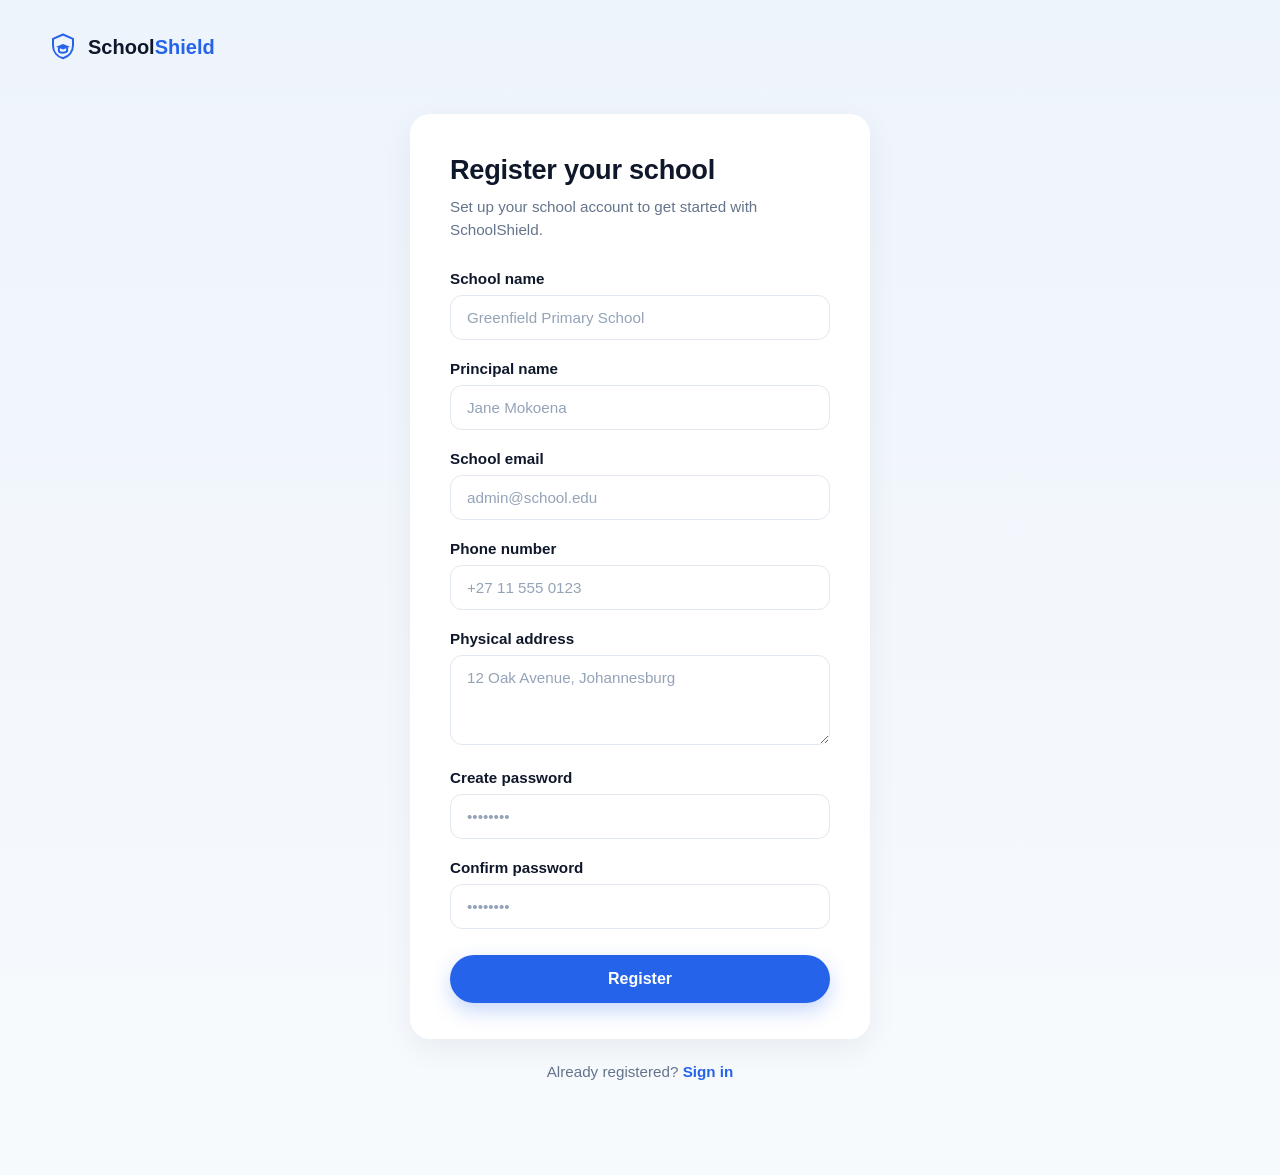
<file: register.html>
<!DOCTYPE html>
<html lang="en">
<head>
<meta charset="UTF-8">
<meta name="viewport" content="width=device-width, initial-scale=1.0">
<title>Register your school — SchoolShield</title>
<link rel="stylesheet" href="stylesheet.css">
</head>
<body>

<header class="navbar">
  <a href="index.html" class="brand" aria-label="Return to the SchoolShield home page">
    <svg width="30" height="30" viewBox="0 0 24 24" fill="none" stroke="#2563eb" stroke-width="1.6" stroke-linecap="round" stroke-linejoin="round">
      <path d="M12 2 4 5.5v5.2c0 5.1 3.4 8.9 8 10.3 4.6-1.4 8-5.2 8-10.3V5.5L12 2z"/>
      <path d="M12 9.5 6.5 11.8 12 14l5.5-2.2L12 9.5z" fill="#2563eb" stroke="none"/>
      <path d="M8.7 12.8v2.1c0 .9 1.5 1.6 3.3 1.6s3.3-.7 3.3-1.6v-2.1" fill="none"/>
    </svg>
    <span>School<span class="accent">Shield</span></span>
  </a>
</header>

<main class="auth-wrap">
  <form class="auth-card" id="registerForm" novalidate>
    <h1>Register your school</h1>
    <p class="auth-subtitle">Set up your school account to get started with SchoolShield.</p>

    <div class="field">
      <label for="schoolName">School name</label>
      <input type="text" id="schoolName" name="schoolName" placeholder="Greenfield Primary School" required>
    </div>

    <div class="field">
      <label for="principalName">Principal name</label>
      <input type="text" id="principalName" name="principalName" placeholder="Jane Mokoena" required>
    </div>

    <div class="field">
      <label for="schoolEmail">School email</label>
      <input type="email" id="schoolEmail" name="schoolEmail" placeholder="admin@school.edu" required>
    </div>

    <div class="field">
      <label for="phoneNumber">Phone number</label>
      <input type="tel" id="phoneNumber" name="phoneNumber" placeholder="+27 11 555 0123" required>
    </div>

    <div class="field">
      <label for="address">Physical address</label>
      <textarea id="address" name="address" placeholder="12 Oak Avenue, Johannesburg" required></textarea>
    </div>

    <div class="field">
      <label for="password">Create password</label>
      <input type="password" id="password" name="password" placeholder="••••••••" required minlength="8">
    </div>

    <div class="field">
      <label for="confirmPassword">Confirm password</label>
      <input type="password" id="confirmPassword" name="confirmPassword" placeholder="••••••••" required minlength="8">
    </div>

    <button type="submit" class="btn btn-primary">Register</button>
  </form>

  <p class="auth-footer">Already registered? <a href="sign-in.html">Sign in</a></p>
</main>

<script src="register.js"></script>
</body>
</html>
</file>
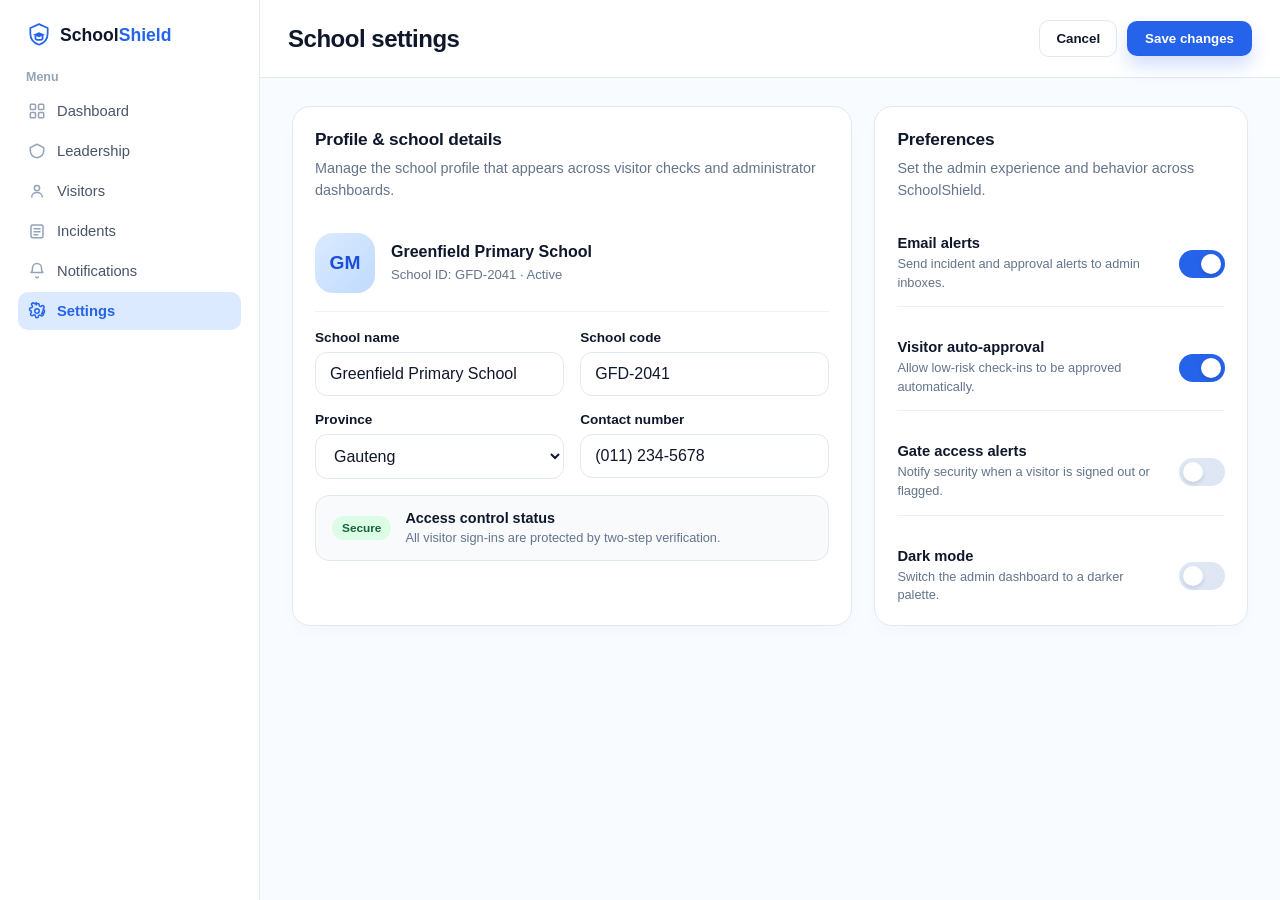
<file: settings.html>
<!DOCTYPE html>
<html lang="en">
<head>
  <meta charset="UTF-8">
  <meta name="viewport" content="width=device-width, initial-scale=1.0">
  <title>Settings — SchoolShield</title>
  <link rel="stylesheet" href="stylesheet.css">
  <link rel="stylesheet" href="dashboard.css">
  <style>
    .settings-page {
      display: grid;
      grid-template-columns: 260px minmax(0, 1fr);
      min-height: 100vh;
    }

    .settings-main {
      background: #f8fbff;
      min-width: 0;
    }

    .settings-header {
      display: flex;
      align-items: center;
      justify-content: space-between;
      gap: 16px;
      padding: 20px 28px;
      background: #fff;
      border-bottom: 1px solid var(--border);
    }

    .settings-header h1 {
      margin: 0;
      font-size: 1.5rem;
      letter-spacing: -0.02em;
    }

    .settings-actions {
      display: flex;
      align-items: center;
      gap: 10px;
      flex-wrap: wrap;
    }

    .btn-ghost,
    .btn-primary,
    .btn-secondary {
      border: none;
      border-radius: 10px;
      font-family: inherit;
      font-weight: 600;
      cursor: pointer;
      transition: transform 0.15s ease, box-shadow 0.15s ease;
    }

    .btn-ghost {
      background: #f1f5f9;
      color: var(--ink);
      padding: 10px 14px;
    }

    .btn-primary {
      background: var(--blue);
      color: #fff;
      padding: 10px 18px;
      box-shadow: 0 10px 18px rgba(37, 99, 235, 0.2);
    }

    .btn-secondary {
      background: #fff;
      border: 1px solid var(--border);
      color: var(--ink);
      padding: 10px 16px;
    }

    .btn-ghost:hover,
    .btn-primary:hover,
    .btn-secondary:hover {
      transform: translateY(-1px);
    }

    .settings-content {
      padding: 28px 32px 48px;
      max-width: 1180px;
      margin: 0 auto;
      width: 100%;
    }

    .settings-grid {
      display: grid;
      grid-template-columns: 1.2fr 0.8fr;
      gap: 22px;
    }

    .settings-card {
      background: #fff;
      border: 1px solid var(--border);
      border-radius: 18px;
      padding: 22px 22px 20px;
      box-shadow: 0 8px 16px rgba(15, 23, 42, 0.02);
    }

    .settings-card h2 {
      margin: 0 0 8px;
      font-size: 1.08rem;
      letter-spacing: -0.01em;
    }

    .settings-card .subtext {
      margin: 0 0 20px;
      color: var(--muted);
      font-size: 0.9rem;
      line-height: 1.5;
    }

    .settings-stack {
      display: flex;
      flex-direction: column;
      gap: 18px;
    }

    .setting-row {
      display: flex;
      align-items: center;
      justify-content: space-between;
      gap: 14px;
      padding: 14px 0;
      border-bottom: 1px solid #edf2f7;
    }

    .setting-row:last-child {
      border-bottom: none;
      padding-bottom: 0;
    }

    .setting-copy {
      flex: 1;
      min-width: 0;
    }

    .setting-label {
      display: block;
      font-size: 0.92rem;
      font-weight: 700;
      color: var(--ink);
      margin-bottom: 4px;
    }

    .setting-help {
      color: var(--muted);
      font-size: 0.8rem;
      line-height: 1.45;
    }

    .switch {
      position: relative;
      width: 46px;
      height: 28px;
      flex-shrink: 0;
    }

    .switch input {
      opacity: 0;
      width: 0;
      height: 0;
    }

    .slider {
      position: absolute;
      inset: 0;
      background: #dfe7f5;
      border-radius: 999px;
      transition: 0.2s ease;
    }

    .slider::before {
      content: "";
      position: absolute;
      height: 20px;
      width: 20px;
      left: 4px;
      top: 4px;
      border-radius: 50%;
      background: #fff;
      box-shadow: 0 2px 4px rgba(15, 23, 42, 0.14);
      transition: 0.2s ease;
    }

    .switch input:checked + .slider {
      background: var(--blue);
    }

    .switch input:checked + .slider::before {
      transform: translateX(18px);
    }

    .field-grid {
      display: grid;
      grid-template-columns: repeat(2, minmax(0, 1fr));
      gap: 16px;
    }

    .field {
      margin-bottom: 0;
    }

    .field label {
      display: block;
      margin-bottom: 7px;
      font-size: 0.85rem;
      font-weight: 700;
      color: var(--ink);
    }

    .field input,
    .field select,
    .field textarea {
      width: 100%;
      border: 1px solid var(--border);
      border-radius: 12px;
      padding: 12px 14px;
      font: inherit;
      background: #fff;
      color: var(--ink);
    }

    .field textarea {
      min-height: 100px;
      resize: vertical;
    }

    .security-box {
      display: flex;
      align-items: center;
      gap: 14px;
      padding: 14px 16px;
      background: #f8fafc;
      border: 1px solid var(--border);
      border-radius: 14px;
      margin-top: 16px;
    }

    .security-box strong {
      display: block;
      margin-bottom: 2px;
      font-size: 0.9rem;
    }

    .security-box span {
      color: var(--muted);
      font-size: 0.8rem;
    }

    .status-pill {
      display: inline-flex;
      align-items: center;
      justify-content: center;
      padding: 5px 10px;
      border-radius: 999px;
      font-size: 0.74rem;
      font-weight: 700;
      background: #dcfce7;
      color: #166534;
    }

    .profile-card {
      display: flex;
      align-items: center;
      gap: 16px;
      margin-bottom: 18px;
      padding: 12px 0 18px;
      border-bottom: 1px solid #edf2f7;
    }

    .profile-avatar {
      width: 60px;
      height: 60px;
      border-radius: 18px;
      display: flex;
      align-items: center;
      justify-content: center;
      background: linear-gradient(135deg, #dbeafe, #bfdbfe);
      color: #1d4ed8;
      font-weight: 800;
      font-size: 1.2rem;
    }

    .profile-meta strong {
      display: block;
      font-size: 1rem;
      margin-bottom: 4px;
    }

    .profile-meta span {
      color: var(--muted);
      font-size: 0.82rem;
    }

    @media (max-width: 980px) {
      .settings-grid {
        grid-template-columns: 1fr;
      }
    }

    @media (max-width: 860px) {
      .settings-page {
        grid-template-columns: 1fr;
      }
      .settings-header {
        padding: 18px 16px;
      }
      .settings-content {
        padding: 20px 16px 36px;
      }
      .field-grid {
        grid-template-columns: 1fr;
      }
    }
  </style>
</head>
<body>
  <div class="settings-page">
    <aside class="sidebar" id="sidebar">
      <a href="index.html" class="sidebar-brand">
        <svg width="26" height="26" viewBox="0 0 24 24" fill="none" stroke="#2563eb" stroke-width="1.6" stroke-linecap="round" stroke-linejoin="round">
          <path d="M12 2 4 5.5v5.2c0 5.1 3.4 8.9 8 10.3 4.6-1.4 8-5.2 8-10.3V5.5L12 2z"/>
          <path d="M12 9.5 6.5 11.8 12 14l5.5-2.2L12 9.5z" fill="#2563eb" stroke="none"/>
          <path d="M8.7 12.8v2.1c0 .9 1.5 1.6 3.3 1.6s3.3-.7 3.3-1.6v-2.1" fill="none"/>
        </svg>
        <span>School<span class="accent">Shield</span></span>
      </a>

      <div class="sidebar-label">Menu</div>

      <nav class="sidebar-nav">
        <a href="dashboard.html" class="nav-item">
          <svg width="18" height="18" viewBox="0 0 24 24" fill="none" stroke="currentColor" stroke-width="2" stroke-linecap="round" stroke-linejoin="round"><rect x="3" y="3" width="7" height="7" rx="1.5"/><rect x="14" y="3" width="7" height="7" rx="1.5"/><rect x="3" y="14" width="7" height="7" rx="1.5"/><rect x="14" y="14" width="7" height="7" rx="1.5"/></svg>
          Dashboard
        </a>
        <a href="leadership.html" class="nav-item">
          <svg width="18" height="18" viewBox="0 0 24 24" fill="none" stroke="currentColor" stroke-width="2" stroke-linecap="round" stroke-linejoin="round"><path d="M12 3 3 7.5v3C3 16 6.8 20 12 21c5.2-1 9-5 9-10.5v-3L12 3z"/></svg>
          Leadership
        </a>
        <a href="visitors.html" class="nav-item">
          <svg width="18" height="18" viewBox="0 0 24 24" fill="none" stroke="currentColor" stroke-width="2" stroke-linecap="round" stroke-linejoin="round"><circle cx="12" cy="8" r="3.5"/><path d="M5 20c0-3.5 3-6 7-6s7 2.5 7 6"/></svg>
          Visitors
        </a>
        <a href="incidents.html" class="nav-item">
          <svg width="18" height="18" viewBox="0 0 24 24" fill="none" stroke="currentColor" stroke-width="2" stroke-linecap="round" stroke-linejoin="round"><rect x="4" y="4" width="16" height="17" rx="2"/><path d="M8 9h8M8 13h8M8 17h5"/></svg>
          Incidents
        </a>
        <a href="notifications.html" class="nav-item">
          <svg width="18" height="18" viewBox="0 0 24 24" fill="none" stroke="currentColor" stroke-width="2" stroke-linecap="round" stroke-linejoin="round"><path d="M18 8a6 6 0 0 0-12 0c0 5-2 6-2 6h16s-2-1-2-6"/><path d="M10.3 20a1.9 1.9 0 0 0 3.4 0"/></svg>
          Notifications
        </a>
        <a href="settings.html" class="nav-item active">
          <svg width="18" height="18" viewBox="0 0 24 24" fill="none" stroke="currentColor" stroke-width="2" stroke-linecap="round" stroke-linejoin="round"><circle cx="12" cy="12" r="3"/><path d="M19.4 13a1.7 1.7 0 0 0 .3 1.9l.1.1a2 2 0 1 1-2.9 2.9l-.1-.1a1.7 1.7 0 0 0-1.9-.3 1.7 1.7 0 0 0-1 1.6V19a2 2 0 1 1-4 0v-.2a1.7 1.7 0 0 0-1-1.6 1.7 1.7 0 0 0-1.9.3l-.1.1a2 2 0 1 1-2.9-2.9l.1-.1a1.7 1.7 0 0 0 .3-1.9 1.7 1.7 0 0 0-1.6-1H4a2 2 0 1 1 0-4h.2a1.7 1.7 0 0 0 1.6-1 1.7 1.7 0 0 0-.3-1.9l-.1-.1a2 2 0 1 1 2.9-2.9l.1.1a1.7 1.7 0 0 0 1.9.3H10a1.7 1.7 0 0 0 1-1.6V4a2 2 0 1 1 4 0v.2a1.7 1.7 0 0 0 1 1.6 1.7 1.7 0 0 0 1.9-.3l.1-.1a2 2 0 1 1 2.9 2.9l-.1.1a1.7 1.7 0 0 0-.3 1.9V10a1.7 1.7 0 0 0 1.6 1H20a2 2 0 1 1 0 4h-.2a1.7 1.7 0 0 0-1.6 1z"/></svg>
          Settings
        </a>
      </nav>
    </aside>

    <main class="settings-main">
      <header class="settings-header">
        <h1>School settings</h1>
        <div class="settings-actions">
          <button class="btn-secondary" id="cancelSettingsBtn" type="button">Cancel</button>
          <button class="btn-primary" id="saveSettingsBtn" type="button">Save changes</button>
        </div>
      </header>

      <div class="settings-content">
        <div class="settings-grid">
          <section class="settings-card">
            <h2>Profile & school details</h2>
            <p class="subtext">Manage the school profile that appears across visitor checks and administrator dashboards.</p>

            <div class="profile-card">
              <div class="profile-avatar">GM</div>
              <div class="profile-meta">
                <strong>Greenfield Primary School</strong>
                <span>School ID: GFD-2041 · Active</span>
              </div>
            </div>

            <div class="field-grid" id="profileSection">
              <div class="field">
                <label for="school-name">School name</label>
                <input id="school-name" type="text" value="Greenfield Primary School">
              </div>
              <div class="field">
                <label for="school-code">School code</label>
                <input id="school-code" type="text" value="GFD-2041">
              </div>
              <div class="field">
                <label for="region">Province</label>
                <select id="region">
                  <option selected>Gauteng</option>
                  <option>Western Cape</option>
                  <option>KwaZulu-Natal</option>
                  <option>Eastern Cape</option>
                </select>
              </div>
              <div class="field">
                <label for="phone">Contact number</label>
                <input id="phone" type="tel" value="(011) 234-5678">
              </div>
            </div>

            <div class="security-box">
              <div class="status-pill">Secure</div>
              <div>
                <strong>Access control status</strong>
                <span>All visitor sign-ins are protected by two-step verification.</span>
              </div>
            </div>
          </section>

          <aside class="settings-card">
            <h2>Preferences</h2>
            <p class="subtext">Set the admin experience and behavior across SchoolShield.</p>

            <div class="settings-stack">
              <div class="setting-row">
                <div class="setting-copy">
                  <span class="setting-label">Email alerts</span>
                  <div class="setting-help">Send incident and approval alerts to admin inboxes.</div>
                </div>
                <label class="switch">
                  <input type="checkbox" checked>
                  <span class="slider"></span>
                </label>
              </div>

              <div class="setting-row">
                <div class="setting-copy">
                  <span class="setting-label">Visitor auto-approval</span>
                  <div class="setting-help">Allow low-risk check-ins to be approved automatically.</div>
                </div>
                <label class="switch">
                  <input type="checkbox" checked>
                  <span class="slider"></span>
                </label>
              </div>

              <div class="setting-row">
                <div class="setting-copy">
                  <span class="setting-label">Gate access alerts</span>
                  <div class="setting-help">Notify security when a visitor is signed out or flagged.</div>
                </div>
                <label class="switch">
                  <input type="checkbox">
                  <span class="slider"></span>
                </label>
              </div>

              <div class="setting-row">
                <div class="setting-copy">
                  <span class="setting-label">Dark mode</span>
                  <div class="setting-help">Switch the admin dashboard to a darker palette.</div>
                </div>
                <label class="switch">
                  <input type="checkbox">
                  <span class="slider"></span>
                </label>
              </div>
            </div>
          </aside>
        </div>
      </div>
    </main>
  </div>

  <script src="dashboard.js"></script>
  <script>
    const saveSettingsBtn = document.getElementById('saveSettingsBtn');
    const cancelSettingsBtn = document.getElementById('cancelSettingsBtn');
    const profileSection = document.getElementById('profileSection');
    const userChip = document.querySelector('.user-chip');

    if (saveSettingsBtn) {
      saveSettingsBtn.addEventListener('click', () => {
        const schoolName = document.getElementById('school-name');
        const schoolCode = document.getElementById('school-code');

        if (schoolName) {
          const title = document.querySelector('.profile-meta strong');
          if (title) title.textContent = schoolName.value || 'Greenfield Primary School';
        }

        if (schoolCode) {
          const schoolId = document.querySelector('.profile-meta span');
          if (schoolId) schoolId.textContent = `School ID: ${schoolCode.value || 'GFD-2041'} · Active`;
        }

        saveSettingsBtn.textContent = 'Saved';
        saveSettingsBtn.disabled = true;
        setTimeout(() => {
          saveSettingsBtn.textContent = 'Save changes';
          saveSettingsBtn.disabled = false;
        }, 1200);
      });
    }

    if (cancelSettingsBtn) {
      cancelSettingsBtn.addEventListener('click', () => {
        const schoolName = document.getElementById('school-name');
        const schoolCode = document.getElementById('school-code');
        const province = document.getElementById('region');
        const phone = document.getElementById('phone');

        if (schoolName) schoolName.value = 'Greenfield Primary School';
        if (schoolCode) schoolCode.value = 'GFD-2041';
        if (province) province.value = 'Gauteng';
        if (phone) phone.value = '(011) 234-5678';

        const title = document.querySelector('.profile-meta strong');
        const schoolId = document.querySelector('.profile-meta span');
        if (title) title.textContent = 'Greenfield Primary School';
        if (schoolId) schoolId.textContent = 'School ID: GFD-2041 · Active';
      });
    }

    if (userChip) {
      userChip.addEventListener('click', () => {
        if (profileSection) {
          profileSection.scrollIntoView({ behavior: 'smooth', block: 'start' });
        }
      });
    }
  </script>
</body>
</html>
</file>
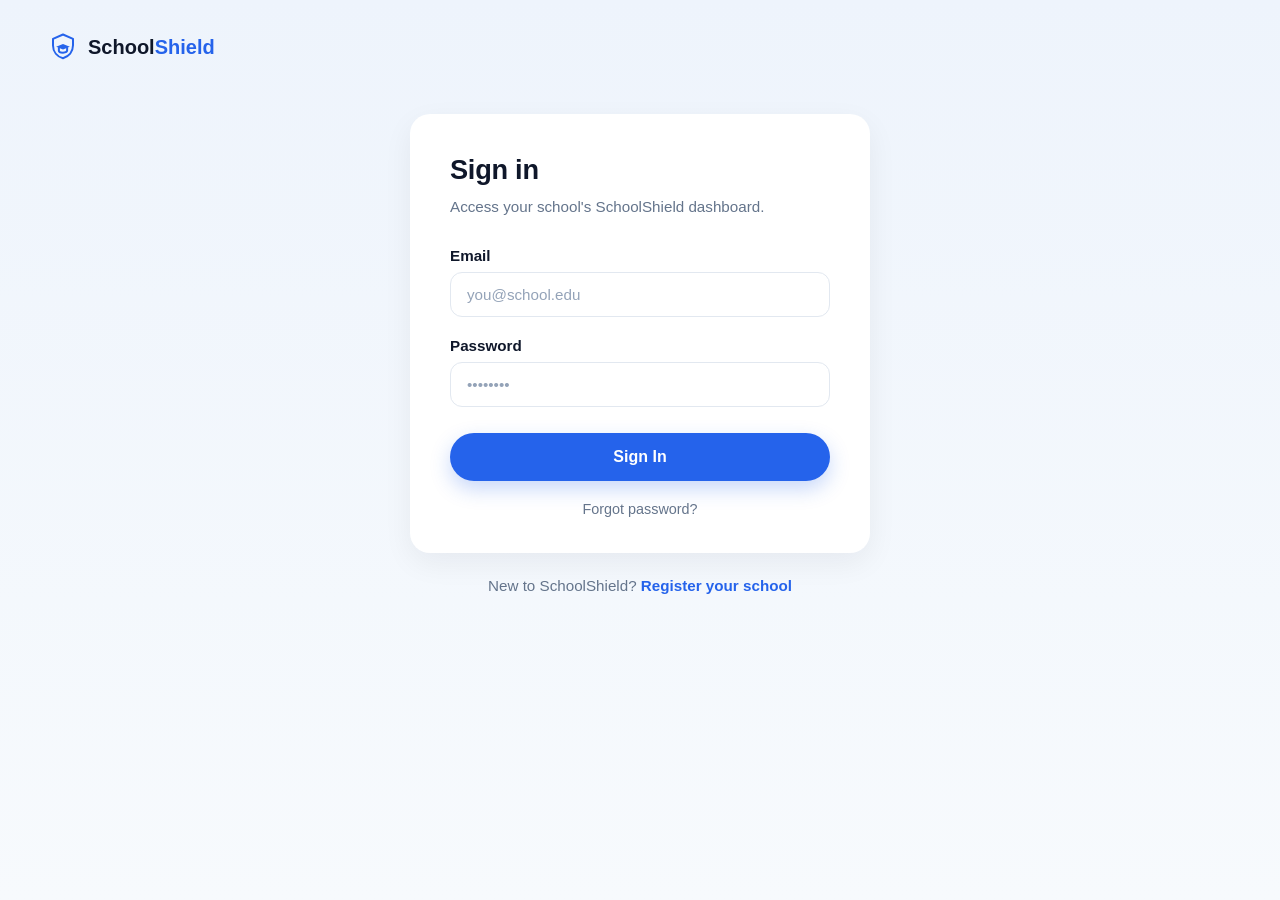
<file: sign.html>
<!DOCTYPE html>
<html lang="en">
<head>
<meta charset="UTF-8">
<meta name="viewport" content="width=device-width, initial-scale=1.0">
<title>Sign in — SchoolShield</title>
<link rel="stylesheet" href="stylesheet.css">
</head>
<body>

<header class="navbar">
  <a href="index.html" class="brand" aria-label="Return to the SchoolShield home page">
    <svg width="30" height="30" viewBox="0 0 24 24" fill="none" stroke="#2563eb" stroke-width="1.6" stroke-linecap="round" stroke-linejoin="round">
      <path d="M12 2 4 5.5v5.2c0 5.1 3.4 8.9 8 10.3 4.6-1.4 8-5.2 8-10.3V5.5L12 2z"/>
      <path d="M12 9.5 6.5 11.8 12 14l5.5-2.2L12 9.5z" fill="#2563eb" stroke="none"/>
      <path d="M8.7 12.8v2.1c0 .9 1.5 1.6 3.3 1.6s3.3-.7 3.3-1.6v-2.1" fill="none"/>
    </svg>
    <span>School<span class="accent">Shield</span></span>
  </a>
</header>

<main class="auth-wrap">
  <form class="auth-card" id="signInForm" novalidate>
    <h1>Sign in</h1>
    <p class="auth-subtitle">Access your school's SchoolShield dashboard.</p>

    <div class="field">
      <label for="email">Email</label>
      <input type="email" id="email" name="email" placeholder="you@school.edu" required>
    </div>

    <div class="field">
      <label for="password">Password</label>
      <input type="password" id="password" name="password" placeholder="••••••••" required>
    </div>

    <button type="submit" class="btn btn-primary">Sign In</button>

    <a href="#" class="forgot-link">Forgot password?</a>
  </form>

  <p class="auth-footer">New to SchoolShield? <a href="register.html">Register your school</a></p>
</main>

<script src="sign.js"></script>
</body>
</html>
</file>
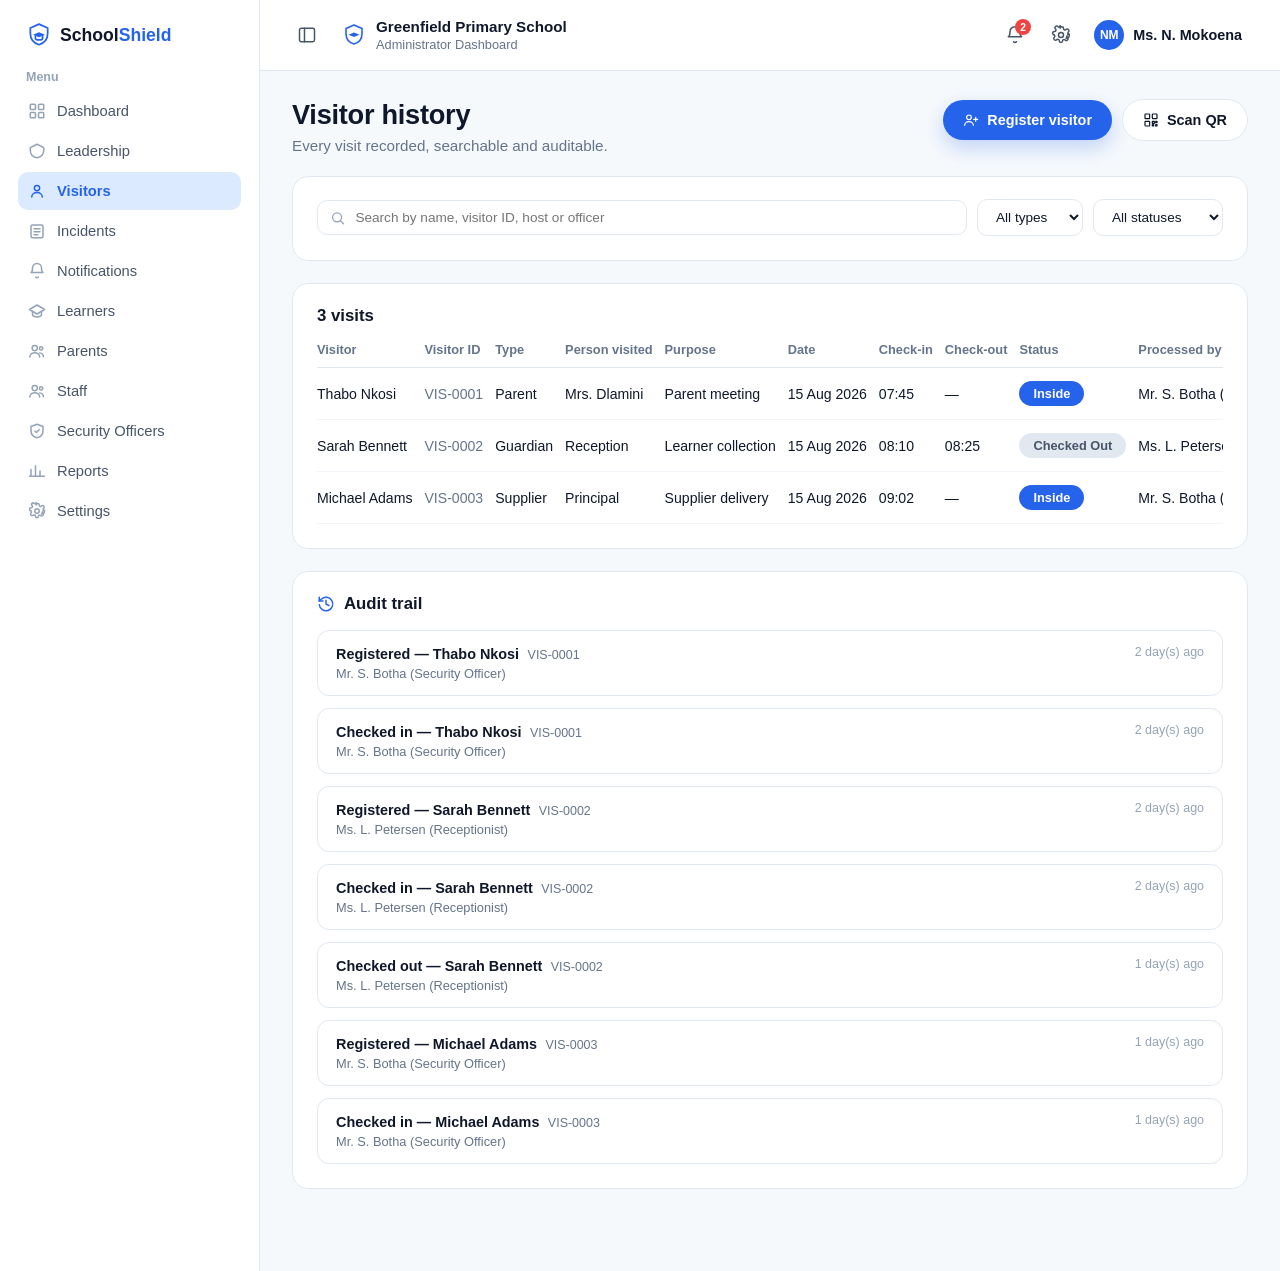
<file: visitors.html>
<!DOCTYPE html>
<html lang="en">
<head>
<meta charset="UTF-8">
<meta name="viewport" content="width=device-width, initial-scale=1.0">
<title>Visitor history — SchoolShield</title>
<link rel="stylesheet" href="stylesheet.css">
<link rel="stylesheet" href="dashboard.css">
<link rel="stylesheet" href="leadership.css">
<link rel="stylesheet" href="visitors.css">
</head>
<body>

<div class="dash-layout">

  <aside class="sidebar" id="sidebar">
    <a href="index.html" class="sidebar-brand">
      <svg width="26" height="26" viewBox="0 0 24 24" fill="none" stroke="#2563eb" stroke-width="1.6" stroke-linecap="round" stroke-linejoin="round">
        <path d="M12 2 4 5.5v5.2c0 5.1 3.4 8.9 8 10.3 4.6-1.4 8-5.2 8-10.3V5.5L12 2z"/>
        <path d="M12 9.5 6.5 11.8 12 14l5.5-2.2L12 9.5z" fill="#2563eb" stroke="none"/>
        <path d="M8.7 12.8v2.1c0 .9 1.5 1.6 3.3 1.6s3.3-.7 3.3-1.6v-2.1" fill="none"/>
      </svg>
      <span>School<span class="accent">Shield</span></span>
    </a>

    <div class="sidebar-label">Menu</div>

    <nav class="sidebar-nav">
      <a href="dashboard.html" class="nav-item">
        <svg width="18" height="18" viewBox="0 0 24 24" fill="none" stroke="currentColor" stroke-width="2" stroke-linecap="round" stroke-linejoin="round"><rect x="3" y="3" width="7" height="7" rx="1.5"/><rect x="14" y="3" width="7" height="7" rx="1.5"/><rect x="3" y="14" width="7" height="7" rx="1.5"/><rect x="14" y="14" width="7" height="7" rx="1.5"/></svg>
        Dashboard
      </a>
      <a href="leadership.html" class="nav-item">
        <svg width="18" height="18" viewBox="0 0 24 24" fill="none" stroke="currentColor" stroke-width="2" stroke-linecap="round" stroke-linejoin="round"><path d="M12 3 3 7.5v3C3 16 6.8 20 12 21c5.2-1 9-5 9-10.5v-3L12 3z"/></svg>
        Leadership
      </a>
      <a href="#" class="nav-item active">
        <svg width="18" height="18" viewBox="0 0 24 24" fill="none" stroke="currentColor" stroke-width="2" stroke-linecap="round" stroke-linejoin="round"><circle cx="12" cy="8" r="3.5"/><path d="M5 20c0-3.5 3-6 7-6s7 2.5 7 6"/></svg>
        Visitors
      </a>
      <a href="incidents.html" class="nav-item">
        <svg width="18" height="18" viewBox="0 0 24 24" fill="none" stroke="currentColor" stroke-width="2" stroke-linecap="round" stroke-linejoin="round"><rect x="4" y="4" width="16" height="17" rx="2"/><path d="M8 9h8M8 13h8M8 17h5"/></svg>
        Incidents
      </a>
      <a href="notifications.html" class="nav-item">
        <svg width="18" height="18" viewBox="0 0 24 24" fill="none" stroke="currentColor" stroke-width="2" stroke-linecap="round" stroke-linejoin="round"><path d="M18 8a6 6 0 0 0-12 0c0 5-2 6-2 6h16s-2-1-2-6"/><path d="M10.3 20a1.9 1.9 0 0 0 3.4 0"/></svg>
        Notifications
      </a>
      <a href="#" class="nav-item">
        <svg width="18" height="18" viewBox="0 0 24 24" fill="none" stroke="currentColor" stroke-width="2" stroke-linecap="round" stroke-linejoin="round"><path d="M22 10 12 4 2 10l10 6 10-6z"/><path d="M6 12.5V17c0 1.4 2.7 3 6 3s6-1.6 6-3v-4.5"/></svg>
        Learners
      </a>
      <a href="#" class="nav-item">
        <svg width="18" height="18" viewBox="0 0 24 24" fill="none" stroke="currentColor" stroke-width="2" stroke-linecap="round" stroke-linejoin="round"><circle cx="9" cy="8" r="3.5"/><path d="M2.5 20c0-3.3 2.9-5.7 6.5-5.7s6.5 2.4 6.5 5.7"/><circle cx="17.5" cy="8.5" r="2.2"/><path d="M15.7 14.5c2.6.3 4.8 2.4 4.8 5.2"/></svg>
        Parents
      </a>
      <a href="#" class="nav-item">
        <svg width="18" height="18" viewBox="0 0 24 24" fill="none" stroke="currentColor" stroke-width="2" stroke-linecap="round" stroke-linejoin="round"><circle cx="9" cy="8" r="3.5"/><path d="M2.5 20c0-3.3 2.9-5.7 6.5-5.7s6.5 2.4 6.5 5.7"/><circle cx="17.5" cy="8.5" r="2.2"/><path d="M15.7 14.5c2.6.3 4.8 2.4 4.8 5.2"/></svg>
        Staff
      </a>
      <a href="#" class="nav-item">
        <svg width="18" height="18" viewBox="0 0 24 24" fill="none" stroke="currentColor" stroke-width="2" stroke-linecap="round" stroke-linejoin="round"><path d="M12 3 4 6v5.5c0 4.7 3.2 8.3 8 9.5 4.8-1.2 8-4.8 8-9.5V6l-8-3z"/><path d="M9.2 12l2 2 3.6-3.8"/></svg>
        Security Officers
      </a>
      <a href="#" class="nav-item">
        <svg width="18" height="18" viewBox="0 0 24 24" fill="none" stroke="currentColor" stroke-width="2" stroke-linecap="round" stroke-linejoin="round"><path d="M4 19V10M10 19V5M16 19v-7M22 19H2"/></svg>
        Reports
      </a>
      <a href="#" class="nav-item">
        <svg width="18" height="18" viewBox="0 0 24 24" fill="none" stroke="currentColor" stroke-width="2" stroke-linecap="round" stroke-linejoin="round"><circle cx="12" cy="12" r="3"/><path d="M19.4 13a1.7 1.7 0 0 0 .3 1.9l.1.1a2 2 0 1 1-2.9 2.9l-.1-.1a1.7 1.7 0 0 0-1.9-.3 1.7 1.7 0 0 0-1 1.6V19a2 2 0 1 1-4 0v-.2a1.7 1.7 0 0 0-1-1.6 1.7 1.7 0 0 0-1.9.3l-.1.1a2 2 0 1 1-2.9-2.9l.1-.1a1.7 1.7 0 0 0 .3-1.9 1.7 1.7 0 0 0-1.6-1H4a2 2 0 1 1 0-4h.2a1.7 1.7 0 0 0 1.6-1 1.7 1.7 0 0 0-.3-1.9l-.1-.1a2 2 0 1 1 2.9-2.9l.1.1a1.7 1.7 0 0 0 1.9.3H10a1.7 1.7 0 0 0 1-1.6V4a2 2 0 1 1 4 0v.2a1.7 1.7 0 0 0 1 1.6 1.7 1.7 0 0 0 1.9-.3l.1-.1a2 2 0 1 1 2.9 2.9l-.1.1a1.7 1.7 0 0 0-.3 1.9V10a1.7 1.7 0 0 0 1.6 1H20a2 2 0 1 1 0 4h-.2a1.7 1.7 0 0 0-1.6 1z"/></svg>
        Settings
      </a>
    </nav>
  </aside>

  <div class="dash-main">

    <header class="dash-topbar">
      <button class="icon-btn" id="sidebarToggle" aria-label="Toggle sidebar">
        <svg width="20" height="20" viewBox="0 0 24 24" fill="none" stroke="currentColor" stroke-width="1.8" stroke-linecap="round" stroke-linejoin="round"><rect x="3" y="4" width="18" height="16" rx="2"/><path d="M9 4v16"/></svg>
      </button>

      <div class="topbar-school">
        <svg width="24" height="24" viewBox="0 0 24 24" fill="none" stroke="#2563eb" stroke-width="1.6" stroke-linecap="round" stroke-linejoin="round">
          <path d="M12 2 4 5.5v5.2c0 5.1 3.4 8.9 8 10.3 4.6-1.4 8-5.2 8-10.3V5.5L12 2z"/>
          <path d="M12 9.5 6.5 11.8 12 14l5.5-2.2L12 9.5z" fill="#2563eb" stroke="none"/>
        </svg>
        <div>
          <div class="school-name">Greenfield Primary School</div>
          <div class="school-role">Administrator Dashboard</div>
        </div>
      </div>

      <div class="topbar-actions">
        <button class="icon-btn" aria-label="Notifications">
          <svg width="20" height="20" viewBox="0 0 24 24" fill="none" stroke="currentColor" stroke-width="1.8" stroke-linecap="round" stroke-linejoin="round"><path d="M18 8a6 6 0 0 0-12 0c0 5-2 6-2 6h16s-2-1-2-6"/><path d="M10.3 20a1.9 1.9 0 0 0 3.4 0"/></svg>
          <span class="badge">2</span>
        </button>
        <button class="icon-btn" aria-label="Settings">
          <svg width="20" height="20" viewBox="0 0 24 24" fill="none" stroke="currentColor" stroke-width="1.8" stroke-linecap="round" stroke-linejoin="round"><circle cx="12" cy="12" r="3"/><path d="M19.4 13a1.7 1.7 0 0 0 .3 1.9l.1.1a2 2 0 1 1-2.9 2.9l-.1-.1a1.7 1.7 0 0 0-1.9-.3 1.7 1.7 0 0 0-1 1.6V19a2 2 0 1 1-4 0v-.2a1.7 1.7 0 0 0-1-1.6 1.7 1.7 0 0 0-1.9.3l-.1.1a2 2 0 1 1-2.9-2.9l.1-.1a1.7 1.7 0 0 0 .3-1.9 1.7 1.7 0 0 0-1.6-1H4a2 2 0 1 1 0-4h.2a1.7 1.7 0 0 0 1.6-1 1.7 1.7 0 0 0-.3-1.9l-.1-.1a2 2 0 1 1 2.9-2.9l.1.1a1.7 1.7 0 0 0 1.9.3H10a1.7 1.7 0 0 0 1-1.6V4a2 2 0 1 1 4 0v.2a1.7 1.7 0 0 0 1 1.6 1.7 1.7 0 0 0 1.9-.3l.1-.1a2 2 0 1 1 2.9 2.9l-.1.1a1.7 1.7 0 0 0-.3 1.9V10a1.7 1.7 0 0 0 1.6 1H20a2 2 0 1 1 0 4h-.2a1.7 1.7 0 0 0-1.6 1z"/></svg>
        </button>
        <a href="profile.html" class="user-chip" aria-label="Open profile page" style="text-decoration: none;">
          <div class="avatar">NM</div>
          <span>Ms. N. Mokoena</span>
        </a>
      </div>
    </header>

    <main class="dash-content">
      <div class="page-header">
        <div>
          <h1>Visitor history</h1>
          <p class="dash-subtitle">Every visit recorded, searchable and auditable.</p>
        </div>
        <div class="page-header-actions">
          <button class="btn btn-primary btn-with-icon">
            <svg width="16" height="16" viewBox="0 0 24 24" fill="none" stroke="currentColor" stroke-width="1.8" stroke-linecap="round" stroke-linejoin="round"><circle cx="9" cy="8" r="3.5"/><path d="M2.5 20c0-3.3 2.9-5.7 6.5-5.7s6.5 2.4 6.5 5.7"/><path d="M19 8v6M22 11h-6"/></svg>
            Register visitor
          </button>
          <button class="btn-outline btn-with-icon">
            <svg width="16" height="16" viewBox="0 0 24 24" fill="none" stroke="currentColor" stroke-width="1.8" stroke-linecap="round" stroke-linejoin="round"><rect x="3" y="3" width="7" height="7" rx="1"/><rect x="14" y="3" width="7" height="7" rx="1"/><rect x="3" y="14" width="7" height="7" rx="1"/><path d="M14 14h3v3h-3zM19 14h2v2h-2zM14 19h2v2h-2zM19 19h2v2h-2z"/></svg>
            Scan QR
          </button>
        </div>
      </div>

      <section class="panel">
        <div class="panel-tools panel-tools-full">
          <div class="search-box search-box-full">
            <svg width="16" height="16" viewBox="0 0 24 24" fill="none" stroke="currentColor" stroke-width="2" stroke-linecap="round" stroke-linejoin="round"><circle cx="11" cy="11" r="7"/><path d="m21 21-4.3-4.3"/></svg>
            <input type="text" id="visitorSearch" placeholder="Search by name, visitor ID, host or officer">
          </div>
          <select class="filter-select" id="typeFilter">
            <option>All types</option>
            <option>Parent</option>
            <option>Guardian</option>
            <option>Supplier</option>
          </select>
          <select class="filter-select" id="statusFilter">
            <option>All statuses</option>
            <option>Inside</option>
            <option>Checked Out</option>
          </select>
        </div>
      </section>

      <section class="panel">
        <h2 id="visitCount">3 visits</h2>
        <div class="table-scroll">
          <table class="data-table" id="visitorTable">
            <thead>
              <tr>
                <th>Visitor</th>
                <th>Visitor ID</th>
                <th>Type</th>
                <th>Person visited</th>
                <th>Purpose</th>
                <th>Date</th>
                <th>Check-in</th>
                <th>Check-out</th>
                <th>Status</th>
                <th>Processed by</th>
              </tr>
            </thead>
            <tbody>
              <tr data-name="thabo nkosi" data-id="vis-0001" data-type="Parent" data-status="Inside">
                <td>Thabo Nkosi</td>
                <td class="muted">VIS-0001</td>
                <td>Parent</td>
                <td>Mrs. Dlamini</td>
                <td>Parent meeting</td>
                <td>15 Aug 2026</td>
                <td>07:45</td>
                <td>—</td>
                <td><span class="pill pill-inside">Inside</span></td>
                <td>Mr. S. Botha (Security Officer)</td>
              </tr>
              <tr data-name="sarah bennett" data-id="vis-0002" data-type="Guardian" data-status="Checked Out">
                <td>Sarah Bennett</td>
                <td class="muted">VIS-0002</td>
                <td>Guardian</td>
                <td>Reception</td>
                <td>Learner collection</td>
                <td>15 Aug 2026</td>
                <td>08:10</td>
                <td>08:25</td>
                <td><span class="pill pill-out">Checked Out</span></td>
                <td>Ms. L. Petersen (Receptionist)</td>
              </tr>
              <tr data-name="michael adams" data-id="vis-0003" data-type="Supplier" data-status="Inside">
                <td>Michael Adams</td>
                <td class="muted">VIS-0003</td>
                <td>Supplier</td>
                <td>Principal</td>
                <td>Supplier delivery</td>
                <td>15 Aug 2026</td>
                <td>09:02</td>
                <td>—</td>
                <td><span class="pill pill-inside">Inside</span></td>
                <td>Mr. S. Botha (Security Officer)</td>
              </tr>
            </tbody>
          </table>
        </div>
      </section>

      <section class="panel">
        <h2 class="panel-title-icon">
          <svg width="18" height="18" viewBox="0 0 24 24" fill="none" stroke="#2563eb" stroke-width="2" stroke-linecap="round" stroke-linejoin="round"><path d="M3 3v5h5"/><path d="M3.05 13A9 9 0 1 0 6 5.3L3 8"/><path d="M12 7v5l4 2"/></svg>
          Audit trail
        </h2>
        <div class="audit-list">
          <div class="audit-item">
            <div>
              <strong>Registered — Thabo Nkosi</strong> <span class="audit-id">VIS-0001</span>
              <div class="audit-sub">Mr. S. Botha (Security Officer)</div>
            </div>
            <span class="audit-time">2 day(s) ago</span>
          </div>
          <div class="audit-item">
            <div>
              <strong>Checked in — Thabo Nkosi</strong> <span class="audit-id">VIS-0001</span>
              <div class="audit-sub">Mr. S. Botha (Security Officer)</div>
            </div>
            <span class="audit-time">2 day(s) ago</span>
          </div>
          <div class="audit-item">
            <div>
              <strong>Registered — Sarah Bennett</strong> <span class="audit-id">VIS-0002</span>
              <div class="audit-sub">Ms. L. Petersen (Receptionist)</div>
            </div>
            <span class="audit-time">2 day(s) ago</span>
          </div>
          <div class="audit-item">
            <div>
              <strong>Checked in — Sarah Bennett</strong> <span class="audit-id">VIS-0002</span>
              <div class="audit-sub">Ms. L. Petersen (Receptionist)</div>
            </div>
            <span class="audit-time">2 day(s) ago</span>
          </div>
          <div class="audit-item">
            <div>
              <strong>Checked out — Sarah Bennett</strong> <span class="audit-id">VIS-0002</span>
              <div class="audit-sub">Ms. L. Petersen (Receptionist)</div>
            </div>
            <span class="audit-time">1 day(s) ago</span>
          </div>
          <div class="audit-item">
            <div>
              <strong>Registered — Michael Adams</strong> <span class="audit-id">VIS-0003</span>
              <div class="audit-sub">Mr. S. Botha (Security Officer)</div>
            </div>
            <span class="audit-time">1 day(s) ago</span>
          </div>
          <div class="audit-item">
            <div>
              <strong>Checked in — Michael Adams</strong> <span class="audit-id">VIS-0003</span>
              <div class="audit-sub">Mr. S. Botha (Security Officer)</div>
            </div>
            <span class="audit-time">1 day(s) ago</span>
          </div>
        </div>
      </section>

    </main>
  </div>
</div>

<script src="dashboard.js"></script>
<script src="visitors.js"></script>
</body>
</html>
</file>
<file: stylesheet.css>
:root {
  --blue: #2563eb;
  --blue-dark: #1d4ed8;
  --ink: #0f172a;
  --muted: #64748b;
  --bg: #eef4fc;
  --card-bg: #ffffff;
  --border: #e2e8f0;
  --icon-bg: #dbeafe;
}

* {
  box-sizing: border-box;
}

body {
  margin: 0;
  font-family: -apple-system, BlinkMacSystemFont, "Segoe UI", Roboto, Helvetica, Arial, sans-serif;
  background: linear-gradient(180deg, var(--bg) 0%, #f7fafd 100%);
  color: var(--ink);
  min-height: 100vh;
}

.wrap {
  max-width: 960px;
  margin: 0 auto;
  padding: 90px 24px 60px;
  text-align: center;
}

.logo {
  width: 84px;
  height: 84px;
  margin: 0 auto 28px;
  display: flex;
  align-items: center;
  justify-content: center;
}

h1 {
  font-size: clamp(2.2rem, 5vw, 3.4rem);
  font-weight: 800;
  letter-spacing: -0.02em;
  margin: 0 0 18px;
}

.subtitle {
  font-size: 1.15rem;
  color: var(--muted);
  margin: 0 0 36px;
}

.actions {
  display: flex;
  justify-content: center;
  gap: 14px;
  margin-bottom: 64px;
  flex-wrap: wrap;
}

.btn {
  padding: 14px 30px;
  border-radius: 999px;
  font-size: 1rem;
  font-weight: 600;
  cursor: pointer;
  border: none;
  transition: transform 0.15s ease, box-shadow 0.15s ease;
  font-family: inherit;
}

.btn:hover {
  transform: translateY(-1px);
}

.btn-primary {
  background: var(--blue);
  color: #fff;
  box-shadow: 0 8px 20px rgba(37, 99, 235, 0.25);
}

.btn-primary:hover {
  background: var(--blue-dark);
}

.btn-secondary {
  background: #fff;
  color: var(--ink);
  border: 1px solid var(--border);
}

.btn-secondary:hover {
  border-color: #cbd5e1;
}

.cards {
  display: grid;
  grid-template-columns: repeat(3, 1fr);
  gap: 20px;
  text-align: left;
}

.card {
  background: var(--card-bg);
  border: 1px solid var(--border);
  border-radius: 16px;
  padding: 28px 24px;
  box-shadow: 0 4px 16px rgba(15, 23, 42, 0.04);
}

.card-icon {
  width: 44px;
  height: 44px;
  border-radius: 12px;
  background: var(--icon-bg);
  display: flex;
  align-items: center;
  justify-content: center;
  margin-bottom: 18px;
  color: var(--blue);
}

.card h3 {
  margin: 0 0 8px;
  font-size: 1.05rem;
  font-weight: 700;
}

.card p {
  margin: 0;
  color: var(--muted);
  font-size: 0.95rem;
  line-height: 1.5;
}

@media (max-width: 720px) {
  .cards {
    grid-template-columns: 1fr;
  }
  .wrap {
    padding: 60px 20px 40px;
  }
}

/* ---------- Register / Auth pages ---------- */

.navbar {
  display: flex;
  align-items: center;
  padding: 32px 48px;
}

.brand {
  display: flex;
  align-items: center;
  gap: 10px;
  text-decoration: none;
  font-size: 1.25rem;
  font-weight: 700;
  color: var(--ink);
  animation: brandFloat 3s ease-in-out infinite;
}

.brand svg {
  flex-shrink: 0;
}

.brand .accent {
  color: var(--blue);
}

.brand:hover,
.brand:focus-visible {
  color: var(--blue);
  animation-play-state: paused;
  transform: translateY(-2px) scale(1.02);
}

.brand:focus-visible {
  outline: 3px solid rgba(37, 99, 235, 0.3);
  outline-offset: 5px;
  border-radius: 8px;
}

@keyframes brandFloat {
  0%, 100% { transform: translateY(0); }
  50% { transform: translateY(-4px); }
}

@media (prefers-reduced-motion: reduce) {
  .brand {
    animation: none;
  }
}

.auth-wrap {
  display: flex;
  flex-direction: column;
  align-items: center;
  padding: 20px 24px 80px;
}

.auth-card {
  width: 100%;
  max-width: 460px;
  background: var(--card-bg);
  border-radius: 20px;
  padding: 40px 40px 36px;
  box-shadow: 0 10px 30px rgba(15, 23, 42, 0.06);
  text-align: left;
}

.auth-card h1 {
  font-size: 1.7rem;
  font-weight: 800;
  margin: 0 0 10px;
  letter-spacing: -0.01em;
}

.auth-card .auth-subtitle {
  color: var(--muted);
  font-size: 0.95rem;
  line-height: 1.5;
  margin: 0 0 28px;
}

.field {
  margin-bottom: 20px;
}

.field label {
  display: block;
  font-size: 0.95rem;
  font-weight: 600;
  color: var(--ink);
  margin-bottom: 8px;
}

.field input,
.field textarea {
  width: 100%;
  padding: 13px 16px;
  border: 1px solid var(--border);
  border-radius: 12px;
  font-size: 0.95rem;
  font-family: inherit;
  color: var(--ink);
  background: #fff;
  transition: border-color 0.15s ease, box-shadow 0.15s ease;
}

.field input::placeholder,
.field textarea::placeholder {
  color: #94a3b8;
}

.field input:focus,
.field textarea:focus {
  outline: none;
  border-color: var(--blue);
  box-shadow: 0 0 0 3px rgba(37, 99, 235, 0.12);
}

.field textarea {
  resize: vertical;
  min-height: 90px;
}

.auth-card .btn-primary {
  width: 100%;
  padding: 15px 30px;
  margin-top: 6px;
}

.auth-footer {
  text-align: center;
  margin-top: 24px;
  color: var(--muted);
  font-size: 0.95rem;
}

.auth-footer a {
  color: var(--blue);
  text-decoration: none;
  font-weight: 600;
}

.auth-footer a:hover {
  text-decoration: underline;
}

.forgot-link {
  display: block;
  text-align: center;
  margin-top: 20px;
  color: var(--muted);
  font-size: 0.9rem;
  text-decoration: none;
}

.forgot-link:hover {
  color: var(--blue);
  text-decoration: underline;
}

@media (max-width: 560px) {
  .navbar {
    padding: 24px;
  }
  .auth-card {
    padding: 32px 24px 28px;
  }
}
</file>
<file: dashboard.css>
/* ---------- Dashboard layout ---------- */

body {
  background: #f6f9fc;
}

.dash-layout {
  display: flex;
  min-height: 100vh;
}

/* Sidebar */

.sidebar {
  width: 260px;
  flex-shrink: 0;
  background: #fff;
  border-right: 1px solid var(--border);
  padding: 22px 18px;
  transition: margin-left 0.2s ease;
}

.sidebar.collapsed {
  margin-left: -260px;
}

.sidebar-brand {
  display: flex;
  align-items: center;
  gap: 8px;
  text-decoration: none;
  font-size: 1.1rem;
  font-weight: 700;
  color: var(--ink);
  padding: 0 8px;
  margin-bottom: 22px;
}

.sidebar-brand .accent {
  color: var(--blue);
}

.sidebar-label {
  font-size: 0.78rem;
  font-weight: 600;
  color: #94a3b8;
  padding: 0 8px;
  margin-bottom: 8px;
  text-transform: none;
}

.sidebar-nav {
  display: flex;
  flex-direction: column;
  gap: 2px;
}

.nav-item {
  display: flex;
  align-items: center;
  gap: 11px;
  padding: 10px 10px;
  border-radius: 10px;
  color: #475569;
  text-decoration: none;
  font-size: 0.92rem;
  font-weight: 500;
  transition: background 0.12s ease, color 0.12s ease;
}

.nav-item svg {
  flex-shrink: 0;
  color: #94a3b8;
}

.nav-item:hover {
  background: #f1f5f9;
}

.nav-item.active {
  background: var(--icon-bg);
  color: var(--blue);
  font-weight: 600;
}

.nav-item.active svg {
  color: var(--blue);
}

/* Main column */

.dash-main {
  flex: 1;
  min-width: 0;
  display: flex;
  flex-direction: column;
}

.dash-topbar {
  display: flex;
  align-items: center;
  gap: 16px;
  padding: 14px 28px;
  background: #fff;
  border-bottom: 1px solid var(--border);
}

.icon-btn {
  width: 38px;
  height: 38px;
  border-radius: 10px;
  border: none;
  background: transparent;
  color: #475569;
  display: flex;
  align-items: center;
  justify-content: center;
  cursor: pointer;
  position: relative;
  flex-shrink: 0;
}

.icon-btn:hover {
  background: #f1f5f9;
}

.topbar-school {
  display: flex;
  align-items: center;
  gap: 10px;
}

.school-name {
  font-size: 0.95rem;
  font-weight: 700;
  color: var(--ink);
  line-height: 1.3;
}

.school-role {
  font-size: 0.8rem;
  color: var(--muted);
  line-height: 1.3;
}

.topbar-actions {
  margin-left: auto;
  display: flex;
  align-items: center;
  gap: 8px;
}

.badge {
  position: absolute;
  top: 3px;
  right: 3px;
  min-width: 16px;
  height: 16px;
  padding: 0 3px;
  border-radius: 999px;
  background: #ef4444;
  color: #fff;
  font-size: 0.65rem;
  font-weight: 700;
  display: flex;
  align-items: center;
  justify-content: center;
}

.user-chip {
  display: flex;
  align-items: center;
  gap: 9px;
  padding: 6px 10px 6px 6px;
  border-radius: 999px;
  cursor: pointer;
}

.user-chip:hover {
  background: #f1f5f9;
}

.avatar {
  width: 30px;
  height: 30px;
  border-radius: 50%;
  background: var(--blue);
  color: #fff;
  font-size: 0.75rem;
  font-weight: 700;
  display: flex;
  align-items: center;
  justify-content: center;
  flex-shrink: 0;
}

.user-chip span {
  font-size: 0.9rem;
  font-weight: 600;
  color: var(--ink);
  white-space: nowrap;
}

/* Content */

.dash-content {
  padding: 28px 32px 60px;
  max-width: 1400px;
  width: 100%;
}

.dash-content h1 {
  font-size: 1.7rem;
  font-weight: 800;
  margin: 0 0 6px;
  letter-spacing: -0.01em;
}

.dash-subtitle {
  color: var(--muted);
  font-size: 0.95rem;
  margin: 0 0 26px;
}

/* Stat cards */

.stat-grid {
  display: grid;
  grid-template-columns: repeat(6, 1fr);
  gap: 16px;
  margin-bottom: 26px;
}

.stat-card {
  background: #fff;
  border: 1px solid var(--border);
  border-radius: 14px;
  padding: 18px 18px 16px;
  position: relative;
}

.stat-icon {
  width: 34px;
  height: 34px;
  border-radius: 9px;
  background: var(--icon-bg);
  color: var(--blue);
  display: flex;
  align-items: center;
  justify-content: center;
  margin-bottom: 22px;
}

.stat-num {
  position: absolute;
  top: 18px;
  right: 18px;
  font-size: 1.6rem;
  font-weight: 800;
  color: var(--ink);
}

.stat-title {
  font-size: 0.88rem;
  font-weight: 700;
  color: var(--ink);
  margin-bottom: 2px;
}

.stat-sub {
  font-size: 0.78rem;
  color: var(--muted);
}

/* Panels */

.panel {
  background: #fff;
  border: 1px solid var(--border);
  border-radius: 16px;
  padding: 22px 24px 24px;
  margin-bottom: 22px;
}

.panel h2 {
  font-size: 1.05rem;
  font-weight: 700;
  margin: 0 0 16px;
}

.panel-header {
  display: flex;
  align-items: center;
  justify-content: space-between;
  margin-bottom: 16px;
}

.panel-header h2 {
  margin: 0;
}

.view-all {
  font-size: 0.85rem;
  font-weight: 600;
  color: var(--blue);
  text-decoration: none;
}

.view-all:hover {
  text-decoration: underline;
}

/* Quick actions */

.quick-grid {
  display: grid;
  grid-template-columns: repeat(4, 1fr);
  gap: 14px;
}

.quick-btn {
  display: flex;
  flex-direction: column;
  align-items: center;
  gap: 10px;
  padding: 22px 14px;
  border: 1px solid var(--border);
  border-radius: 14px;
  background: #fff;
  color: var(--ink);
  font-size: 0.88rem;
  font-weight: 600;
  cursor: pointer;
  font-family: inherit;
  transition: border-color 0.12s ease, background 0.12s ease;
}

.quick-btn svg {
  color: var(--blue);
}

.quick-btn:hover {
  background: #f8fafc;
  border-color: #cbd5e1;
}

/* Incident summary */

.incident-grid {
  display: grid;
  grid-template-columns: repeat(4, 1fr);
  gap: 14px;
}

.incident-card {
  border: 1px solid var(--border);
  border-radius: 14px;
  padding: 20px;
}

.incident-num {
  font-size: 1.5rem;
  font-weight: 800;
  margin-bottom: 4px;
}

.incident-label {
  font-size: 0.85rem;
  color: var(--muted);
}

/* Two column layout */

.two-col {
  display: grid;
  grid-template-columns: 1.6fr 1fr;
  gap: 22px;
  align-items: start;
}

.two-col .panel {
  margin-bottom: 0;
}

/* Table */

.table-scroll {
  overflow-x: auto;
}

.data-table {
  width: 100%;
  border-collapse: collapse;
  font-size: 0.88rem;
}

.data-table th {
  text-align: left;
  color: var(--muted);
  font-weight: 600;
  font-size: 0.8rem;
  padding: 0 12px 10px 0;
  border-bottom: 1px solid var(--border);
  white-space: nowrap;
}

.data-table td {
  padding: 13px 12px 13px 0;
  border-bottom: 1px solid #f1f5f9;
  white-space: nowrap;
  color: var(--ink);
}

.data-table td.muted {
  color: var(--muted);
}

.pill {
  display: inline-block;
  padding: 5px 14px;
  border-radius: 999px;
  font-size: 0.8rem;
  font-weight: 600;
}

.pill-inside {
  background: var(--blue);
  color: #fff;
}

.pill-out {
  background: #e2e8f0;
  color: #475569;
}

/* Notifications */

.notif-list {
  display: flex;
  flex-direction: column;
  gap: 14px;
}

.notif-item {
  display: flex;
  gap: 12px;
  border: 1px solid var(--border);
  border-radius: 14px;
  padding: 14px 14px 14px 16px;
  position: relative;
}

.notif-icon {
  width: 30px;
  height: 30px;
  border-radius: 9px;
  background: var(--icon-bg);
  color: var(--blue);
  display: flex;
  align-items: center;
  justify-content: center;
  flex-shrink: 0;
}

.notif-body {
  flex: 1;
  min-width: 0;
}

.notif-top {
  display: flex;
  align-items: center;
  justify-content: space-between;
  gap: 8px;
  margin-bottom: 4px;
}

.notif-title {
  font-size: 0.9rem;
  font-weight: 700;
  color: var(--ink);
}

.notif-text {
  font-size: 0.85rem;
  color: var(--muted);
  margin: 0 0 8px;
  line-height: 1.4;
}

.notif-meta {
  display: flex;
  align-items: center;
  gap: 8px;
  font-size: 0.75rem;
  color: #94a3b8;
  flex-wrap: wrap;
}

.notif-author {
  font-size: 0.75rem;
  color: #94a3b8;
  margin-top: 2px;
}

.tag {
  padding: 3px 9px;
  border-radius: 999px;
  font-size: 0.72rem;
  font-weight: 700;
}

.tag-medium {
  background: #ffedd5;
  color: #c2410c;
}

.tag-high {
  background: #fee2e2;
  color: #dc2626;
}

.tag-system {
  background: #f1f5f9;
  color: #475569;
}

.tag-security {
  background: #dbeafe;
  color: #1d4ed8;
}

.notif-check {
  width: 26px;
  height: 26px;
  border-radius: 50%;
  border: 1px solid var(--border);
  background: #fff;
  color: #94a3b8;
  font-size: 0.75rem;
  cursor: pointer;
  flex-shrink: 0;
  align-self: flex-start;
}

.notif-check:hover {
  border-color: var(--blue);
  color: var(--blue);
}

.notif-hint {
  display: flex;
  align-items: center;
  gap: 10px;
  padding: 12px 14px;
  border: 1px dashed var(--border);
  border-radius: 12px;
  color: var(--muted);
  font-size: 0.8rem;
}

.notif-hint svg {
  flex-shrink: 0;
  color: #94a3b8;
}

/* Responsive */

@media (max-width: 1200px) {
  .stat-grid {
    grid-template-columns: repeat(3, 1fr);
  }
  .quick-grid {
    grid-template-columns: repeat(3, 1fr);
  }
  .two-col {
    grid-template-columns: 1fr;
  }
}

@media (max-width: 860px) {
  .sidebar {
    position: fixed;
    z-index: 20;
    height: 100vh;
  }
  .sidebar:not(.mobile-open) {
    margin-left: -260px;
  }
  .stat-grid {
    grid-template-columns: repeat(2, 1fr);
  }
  .quick-grid {
    grid-template-columns: repeat(2, 1fr);
  }
  .incident-grid {
    grid-template-columns: repeat(2, 1fr);
  }
  .dash-content {
    padding: 20px 16px 40px;
  }
  .school-role {
    display: none;
  }
}
</file>
<file: leadership.css>
/* ---------- Leadership dashboard ---------- */

.stat-grid-8 {
  grid-template-columns: repeat(4, 1fr);
}

.stat-grid-8 .stat-num {
  font-size: 1.4rem;
}

.panel-subtitle {
  color: var(--muted);
  font-size: 0.85rem;
  margin: -10px 0 16px;
}

/* Panel header tools (search + filter) */

.panel-tools {
  display: flex;
  align-items: center;
  gap: 10px;
  flex-wrap: wrap;
}

.search-box {
  display: flex;
  align-items: center;
  gap: 8px;
  border: 1px solid var(--border);
  border-radius: 10px;
  padding: 8px 12px;
  background: #fff;
  color: #94a3b8;
}

.search-box input {
  border: none;
  outline: none;
  font-size: 0.85rem;
  font-family: inherit;
  color: var(--ink);
  width: 150px;
}

.filter-select {
  border: 1px solid var(--border);
  border-radius: 10px;
  padding: 9px 14px;
  font-size: 0.85rem;
  font-family: inherit;
  color: var(--ink);
  background: #fff;
  cursor: pointer;
}

.filter-select-full {
  width: 100%;
  margin-bottom: 14px;
}

/* Eye button in tables */

.eye-btn {
  width: 30px;
  height: 30px;
  border-radius: 8px;
  border: 1px solid var(--border);
  background: #fff;
  color: #64748b;
  display: flex;
  align-items: center;
  justify-content: center;
  cursor: pointer;
}

.eye-btn:hover {
  border-color: var(--blue);
  color: var(--blue);
}

/* Incident monitoring list */

.incident-list {
  display: flex;
  flex-direction: column;
  gap: 14px;
}

.incident-item {
  display: flex;
  align-items: flex-start;
  justify-content: space-between;
  gap: 14px;
  border: 1px solid var(--border);
  border-radius: 14px;
  padding: 16px 18px;
}

.incident-item-top {
  display: flex;
  align-items: center;
  gap: 10px;
  flex-wrap: wrap;
  margin-bottom: 8px;
}

.incident-id {
  font-size: 0.8rem;
  color: var(--muted);
  font-weight: 600;
}

.incident-title {
  font-size: 0.95rem;
  font-weight: 700;
  color: var(--ink);
}

.incident-item-meta {
  display: flex;
  align-items: center;
  gap: 14px;
  flex-wrap: wrap;
  font-size: 0.8rem;
  color: var(--muted);
}

.meta-item {
  display: flex;
  align-items: center;
  gap: 4px;
}

.tag-status {
  background: #ffedd5;
  color: #c2410c;
}

.tag-resolved {
  background: #dcfce7;
  color: #16a34a;
}

.tag-visitor {
  background: #dbeafe;
  color: #1d4ed8;
}

.tag-incident {
  background: #fee2e2;
  color: #dc2626;
}

.btn-outline {
  padding: 9px 18px;
  border-radius: 999px;
  border: 1px solid var(--border);
  background: #fff;
  color: var(--ink);
  font-size: 0.85rem;
  font-weight: 600;
  cursor: pointer;
  font-family: inherit;
  white-space: nowrap;
  display: inline-flex;
  align-items: center;
  gap: 8px;
}

.btn-outline:hover {
  border-color: #cbd5e1;
  background: #f8fafc;
}

/* Notifications spacing variant */

.notif-list-spaced {
  gap: 14px;
}

/* Timeline */

.timeline {
  list-style: none;
  margin: 0;
  padding: 0;
  max-height: 520px;
  overflow-y: auto;
}

.timeline li {
  display: flex;
  gap: 12px;
  padding: 0 0 18px 2px;
  position: relative;
}

.timeline li::before {
  content: "";
  position: absolute;
  left: 5px;
  top: 14px;
  bottom: -4px;
  width: 1px;
  background: var(--border);
}

.timeline li:last-child::before {
  display: none;
}

.timeline .dot {
  width: 11px;
  height: 11px;
  border-radius: 50%;
  background: var(--blue);
  flex-shrink: 0;
  margin-top: 4px;
  z-index: 1;
}

.timeline-time {
  font-size: 0.78rem;
  color: var(--muted);
  font-weight: 600;
  margin-right: 6px;
}

.timeline li strong {
  font-size: 0.9rem;
  color: var(--ink);
}

.timeline-sub {
  font-size: 0.8rem;
  color: var(--muted);
  margin-top: 2px;
}

/* Reports overview */

.reports-stat-grid {
  display: grid;
  grid-template-columns: repeat(2, 1fr);
  gap: 14px;
  margin-bottom: 20px;
}

.reports-lists {
  display: grid;
  grid-template-columns: repeat(2, 1fr);
  gap: 20px;
  margin-bottom: 22px;
}

.reports-lists h3 {
  font-size: 0.85rem;
  font-weight: 700;
  margin: 0 0 8px;
  color: var(--ink);
}

.reports-lists p {
  margin: 0 0 4px;
  font-size: 0.85rem;
  color: var(--muted);
}

.reports-actions {
  display: flex;
  flex-wrap: wrap;
  gap: 10px;
}

.btn-report {
  padding: 11px 18px;
  font-size: 0.85rem;
}

.btn-report.btn-primary {
  border-radius: 999px;
  display: inline-flex;
  align-items: center;
  gap: 8px;
}

/* Full activity log table widths */

.log-table th:nth-child(1),
.log-table td:nth-child(1) {
  white-space: nowrap;
}

@media (max-width: 1200px) {
  .stat-grid-8 {
    grid-template-columns: repeat(2, 1fr);
  }
  .reports-lists {
    grid-template-columns: 1fr;
  }
}

@media (max-width: 720px) {
  .panel-tools {
    width: 100%;
    flex-direction: column;
    align-items: stretch;
  }
  .search-box input {
    width: 100%;
  }
  .incident-item {
    flex-direction: column;
  }
  .reports-stat-grid {
    grid-template-columns: 1fr;
  }
}
</file>
<file: visitors.css>
/* ---------- Visitor history page ---------- */

.page-header {
  display: flex;
  align-items: flex-start;
  justify-content: space-between;
  gap: 16px;
  flex-wrap: wrap;
  margin-bottom: 22px;
}

.page-header h1 {
  font-size: 1.7rem;
  font-weight: 800;
  margin: 0 0 6px;
  letter-spacing: -0.01em;
}

.page-header .dash-subtitle {
  margin: 0;
}

.page-header-actions {
  display: flex;
  align-items: center;
  gap: 10px;
  flex-shrink: 0;
}

.btn-with-icon {
  display: inline-flex;
  align-items: center;
  gap: 8px;
  white-space: nowrap;
}

.page-header .btn-primary {
  border-radius: 999px;
  padding: 12px 20px;
  font-size: 0.9rem;
}

.page-header .btn-outline {
  border-radius: 999px;
  padding: 12px 20px;
  font-size: 0.9rem;
}

.panel-tools-full {
  justify-content: space-between;
}

.search-box-full {
  flex: 1;
  min-width: 220px;
}

.search-box-full input {
  width: 100%;
}

#visitCount {
  margin-bottom: 16px;
}

.panel-title-icon {
  display: flex;
  align-items: center;
  gap: 9px;
}

/* Audit trail */

.audit-list {
  display: flex;
  flex-direction: column;
  gap: 12px;
}

.audit-item {
  display: flex;
  align-items: flex-start;
  justify-content: space-between;
  gap: 12px;
  border: 1px solid var(--border);
  border-radius: 12px;
  padding: 14px 18px;
}

.audit-item strong {
  font-size: 0.9rem;
  color: var(--ink);
  font-weight: 700;
}

.audit-id {
  font-size: 0.78rem;
  color: var(--muted);
  margin-left: 4px;
}

.audit-sub {
  font-size: 0.8rem;
  color: var(--muted);
  margin-top: 3px;
}

.audit-time {
  font-size: 0.78rem;
  color: #94a3b8;
  white-space: nowrap;
  flex-shrink: 0;
}

@media (max-width: 720px) {
  .page-header {
    flex-direction: column;
  }
  .page-header-actions {
    width: 100%;
  }
  .page-header-actions button {
    flex: 1;
  }
  .panel-tools-full {
    flex-direction: column;
    align-items: stretch;
  }
  .audit-item {
    flex-direction: column;
  }
}
</file>
<file: incidents.css>
/* ---------- Incident reports page ---------- */

.stat-grid-4 {
  grid-template-columns: repeat(4, 1fr);
}

.alert-banner {
  display: flex;
  align-items: center;
  justify-content: space-between;
  gap: 16px;
  background: #eff6ff;
  border: 1px solid #bfdbfe;
  border-radius: 14px;
  padding: 16px 20px;
  margin-bottom: 22px;
  flex-wrap: wrap;
}

.alert-banner-left {
  display: flex;
  align-items: center;
  gap: 14px;
}

.alert-banner-icon {
  width: 34px;
  height: 34px;
  border-radius: 50%;
  background: var(--blue);
  display: flex;
  align-items: center;
  justify-content: center;
  flex-shrink: 0;
}

.alert-banner strong {
  font-size: 0.92rem;
  color: var(--ink);
}

.alert-banner-sub {
  font-size: 0.85rem;
  color: var(--muted);
  margin-top: 2px;
}

.btn-open-incident {
  border-radius: 999px;
  padding: 10px 20px;
  font-size: 0.85rem;
  white-space: nowrap;
}

.export-actions {
  display: flex;
  gap: 8px;
}

.export-actions .btn-outline {
  border-radius: 999px;
  padding: 8px 16px;
  font-size: 0.82rem;
}

.tag-newreply {
  display: inline-block;
  margin-left: 8px;
  padding: 3px 10px;
  border-radius: 999px;
  background: var(--blue);
  color: #fff;
  font-size: 0.7rem;
  font-weight: 700;
}

.btn-view {
  padding: 7px 18px;
  border-radius: 999px;
  font-size: 0.82rem;
}

/* Monthly summary */

.summary-grid {
  display: grid;
  grid-template-columns: repeat(4, 1fr);
  gap: 24px;
}

.summary-label {
  font-size: 0.85rem;
  color: var(--muted);
  margin-bottom: 8px;
}

.summary-num {
  font-size: 1.7rem;
  font-weight: 800;
  color: var(--ink);
}

.summary-sub {
  font-size: 0.82rem;
  color: var(--muted);
  margin-top: 4px;
}

.summary-block p {
  margin: 0 0 4px;
  font-size: 0.9rem;
  color: var(--blue);
  font-weight: 600;
}

@media (max-width: 1200px) {
  .stat-grid-4 {
    grid-template-columns: repeat(2, 1fr);
  }
  .summary-grid {
    grid-template-columns: repeat(2, 1fr);
  }
}

@media (max-width: 720px) {
  .alert-banner {
    flex-direction: column;
    align-items: flex-start;
  }
  .export-actions {
    flex-wrap: wrap;
  }
  .summary-grid {
    grid-template-columns: 1fr;
  }
}
</file>
<file: notifications.css>
/* ---------- Notifications page ---------- */

.btn-emergency {
  padding: 12px 20px;
  border-radius: 999px;
  border: none;
  background: #dc2626;
  color: #fff;
  font-size: 0.9rem;
  font-weight: 600;
  cursor: pointer;
  font-family: inherit;
  white-space: nowrap;
}

.btn-emergency:hover {
  background: #b91c1c;
}

.tabbar {
  display: flex;
  gap: 4px;
  background: #f1f5f9;
  border-radius: 12px;
  padding: 4px;
  width: fit-content;
  margin-bottom: 22px;
}

.tab-btn {
  padding: 9px 22px;
  border: none;
  background: transparent;
  border-radius: 9px;
  font-size: 0.88rem;
  font-weight: 600;
  color: var(--muted);
  cursor: pointer;
  font-family: inherit;
}

.tab-btn.active {
  background: #fff;
  color: var(--ink);
  box-shadow: 0 1px 3px rgba(15, 23, 42, 0.08);
}

.notif-table td {
  vertical-align: top;
}

.notif-table strong {
  display: block;
  font-size: 0.9rem;
  color: var(--ink);
  margin-bottom: 2px;
}

.notif-table .muted {
  font-size: 0.85rem;
}

.tag-unread {
  background: var(--blue);
  color: #fff;
}

@media (max-width: 720px) {
  .tabbar {
    width: 100%;
  }
  .tab-btn {
    flex: 1;
  }
}
</file>
